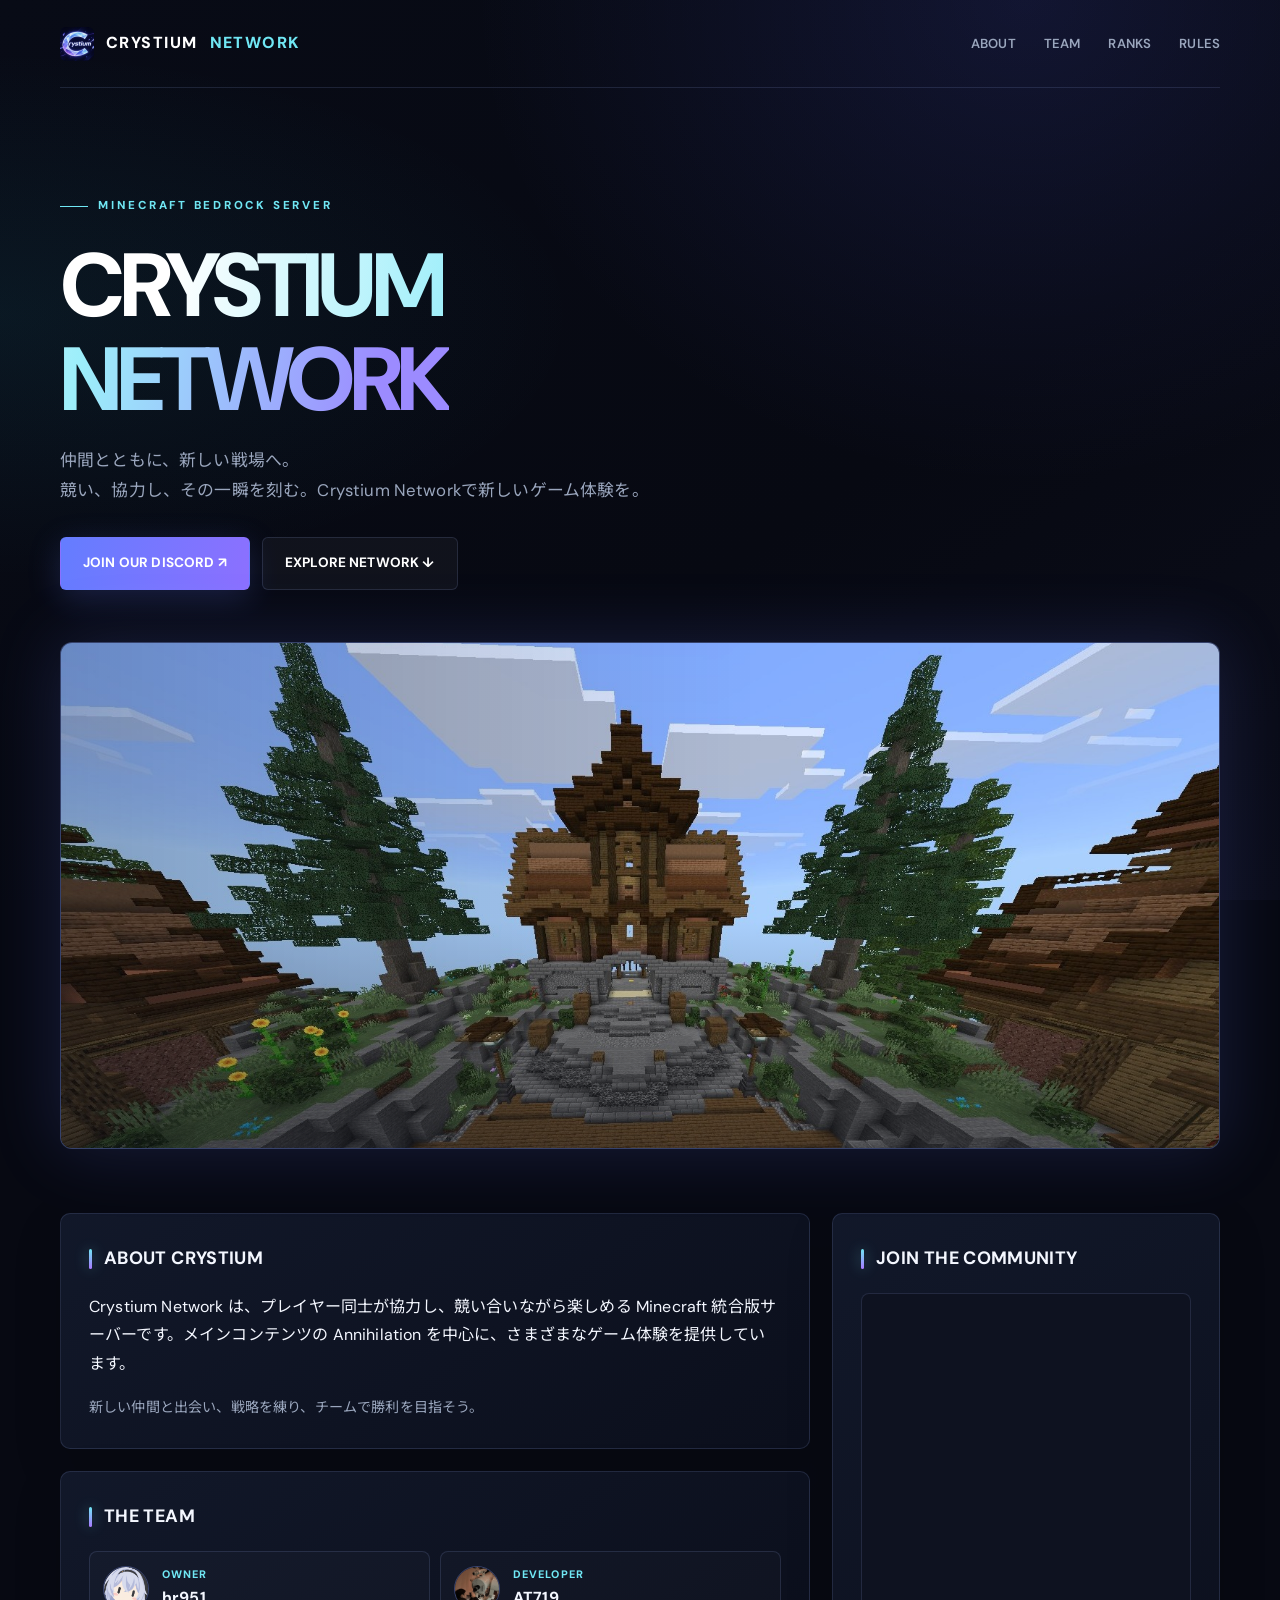
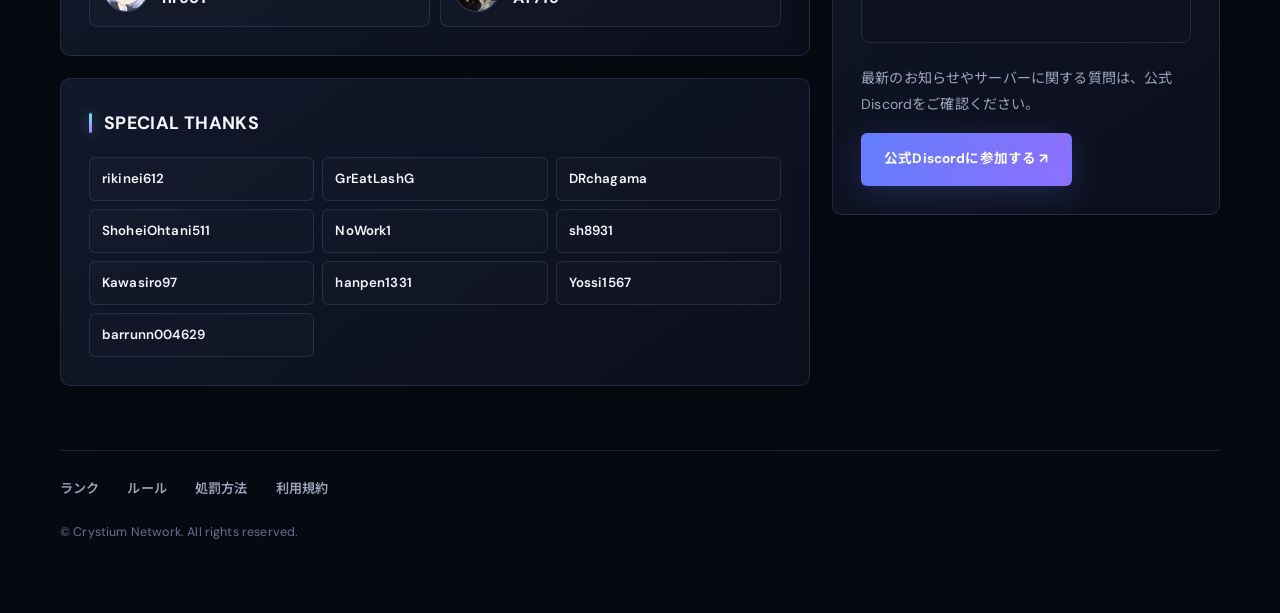
<file: public/mc/index.html>
<!DOCTYPE html>
<html lang="ja"><head><meta charset="utf-8"><meta name="viewport" content="width=device-width, initial-scale=1">
<title>Crystium Network | Official Website</title>
<meta name="description" content="Crystium Network - Minecraft Bedrock server. 仲間とともに、新しい戦場へ。">
<link rel="icon" href="./favicon.ico" sizes="any"><link rel="icon" type="image/png" sizes="32x32" href="./favicon-32x32.png"><link rel="apple-touch-icon" href="./apple-touch-icon.png"><link rel="stylesheet" href="./style.css"></head>
<body><div class="wrap">
<header class="site-header"><a class="site-name" href="./index.html"><img class="site-icon" src="./images/serverIcon.png" alt="">CRYSTIUM <span style="color:var(--cyan)">NETWORK</span></a>
<nav aria-label="サイト内メニュー"><a href="#about">ABOUT</a><a href="#staff">TEAM</a><a href="./ranks.html">RANKS</a><a href="./rules.html">RULES</a></nav></header>
<main>
<section class="hero" aria-labelledby="site-title">
<span class="eyebrow">MINECRAFT BEDROCK SERVER</span>
<h1 id="site-title"><span>CRYSTIUM<br>NETWORK</span></h1>
<p class="hero-copy">仲間とともに、新しい戦場へ。<br>競い、協力し、その一瞬を刻む。Crystium Networkで新しいゲーム体験を。</p>
<div class="hero-actions"><a class="button primary" href="https://discord.gg/dzUwG2uWQU" target="_blank" rel="noopener noreferrer">JOIN OUR DISCORD ↗</a><a class="button" href="#about">EXPLORE NETWORK ↓</a></div>
<div class="server-shot"><img src="./images/server-banner.jpg" alt="Crystium Network のゲーム内スクリーンショット" onerror="this.style.display='none';this.parentElement.style.background='linear-gradient(120deg,#182c48,#17152f 55%,#0d2435)'"></div>
</section>
<div class="content-grid">
<div>
<section class="panel" id="about"><h2>ABOUT CRYSTIUM</h2>
<p>Crystium Network は、プレイヤー同士が協力し、競い合いながら楽しめる Minecraft 統合版サーバーです。メインコンテンツの Annihilation を中心に、さまざまなゲーム体験を提供しています。</p>
<p class="note">新しい仲間と出会い、戦略を練り、チームで勝利を目指そう。</p></section>
<section class="panel" id="staff"><h2>THE TEAM</h2>
<div class="staff-grid">
<article class="staff-card"><img class="staff-avatar" src="./images/hr951.png" alt="hr951"><div class="staff-info"><span class="staff-role">Owner</span><span class="staff-name">hr951</span></div></article>
<!-- 
<article class="staff-card"><img class="staff-avatar" src="https://cdn.discordapp.com/embed/avatars/1.png" alt=""><div class="staff-info"><span class="staff-role">Admin</span><span class="staff-name">運営メンバー名</span></div></article> 
<article class="staff-card"><img class="staff-avatar" src="https://cdn.discordapp.com/embed/avatars/2.png" alt=""><div class="staff-info"><span class="staff-role">Moderator</span><span class="staff-name">運営メンバー名</span></div></article>
-->
<article class="staff-card"><img class="staff-avatar" src="./images/at719.png" alt="AT719"><div class="staff-info"><span class="staff-role">Developer</span><span class="staff-name">AT719</span></div></article>
<!-- 
<article class="staff-card"><img class="staff-avatar" src="https://cdn.discordapp.com/embed/avatars/3.png" alt=""><div class="staff-info"><span class="staff-role">Builder</span><span class="staff-name">運営メンバー名</span></div></article>
-->
</div></section>
<section class="panel"><h2>SPECIAL THANKS</h2><ul class="debugger-list"><li>rikinei612</li><li>GrEatLashG</li><li>DRchagama</li><li>ShoheiOhtani511</li><li>NoWork1</li><li>sh8931</li><li>Kawasiro97</li><li>hanpen1331</li><li>Yossi1567</li><li>barrunn004629</li></ul></section>
</div>
<aside class="panel"><h2>JOIN THE COMMUNITY</h2>
<iframe class="discord-frame" src="https://discord.com/widget?id=1567128375372283946&theme=dark" width="100%" height="350" allowtransparency="true" frameborder="0" sandbox="allow-popups allow-popups-to-escape-sandbox allow-same-origin allow-scripts" title="Crystium Network Discord"></iframe>
<p class="note" style="margin-top:14px">最新のお知らせやサーバーに関する質問は、公式Discordをご確認ください。</p><a class="button primary" href="https://discord.gg/dzUwG2uWQU" target="_blank" rel="noopener noreferrer">公式Discordに参加する ↗</a>
</aside></div>
</main>
<footer class="other"><nav aria-label="関連ページ"><a href="./ranks.html">ランク</a><a href="./rules.html">ルール</a><a href="./punishment.html">処罰方法</a><a href="./terms.html">利用規約</a></nav><p class="copyright">© Crystium Network. All rights reserved.</p></footer>
</div></body></html>
</file>
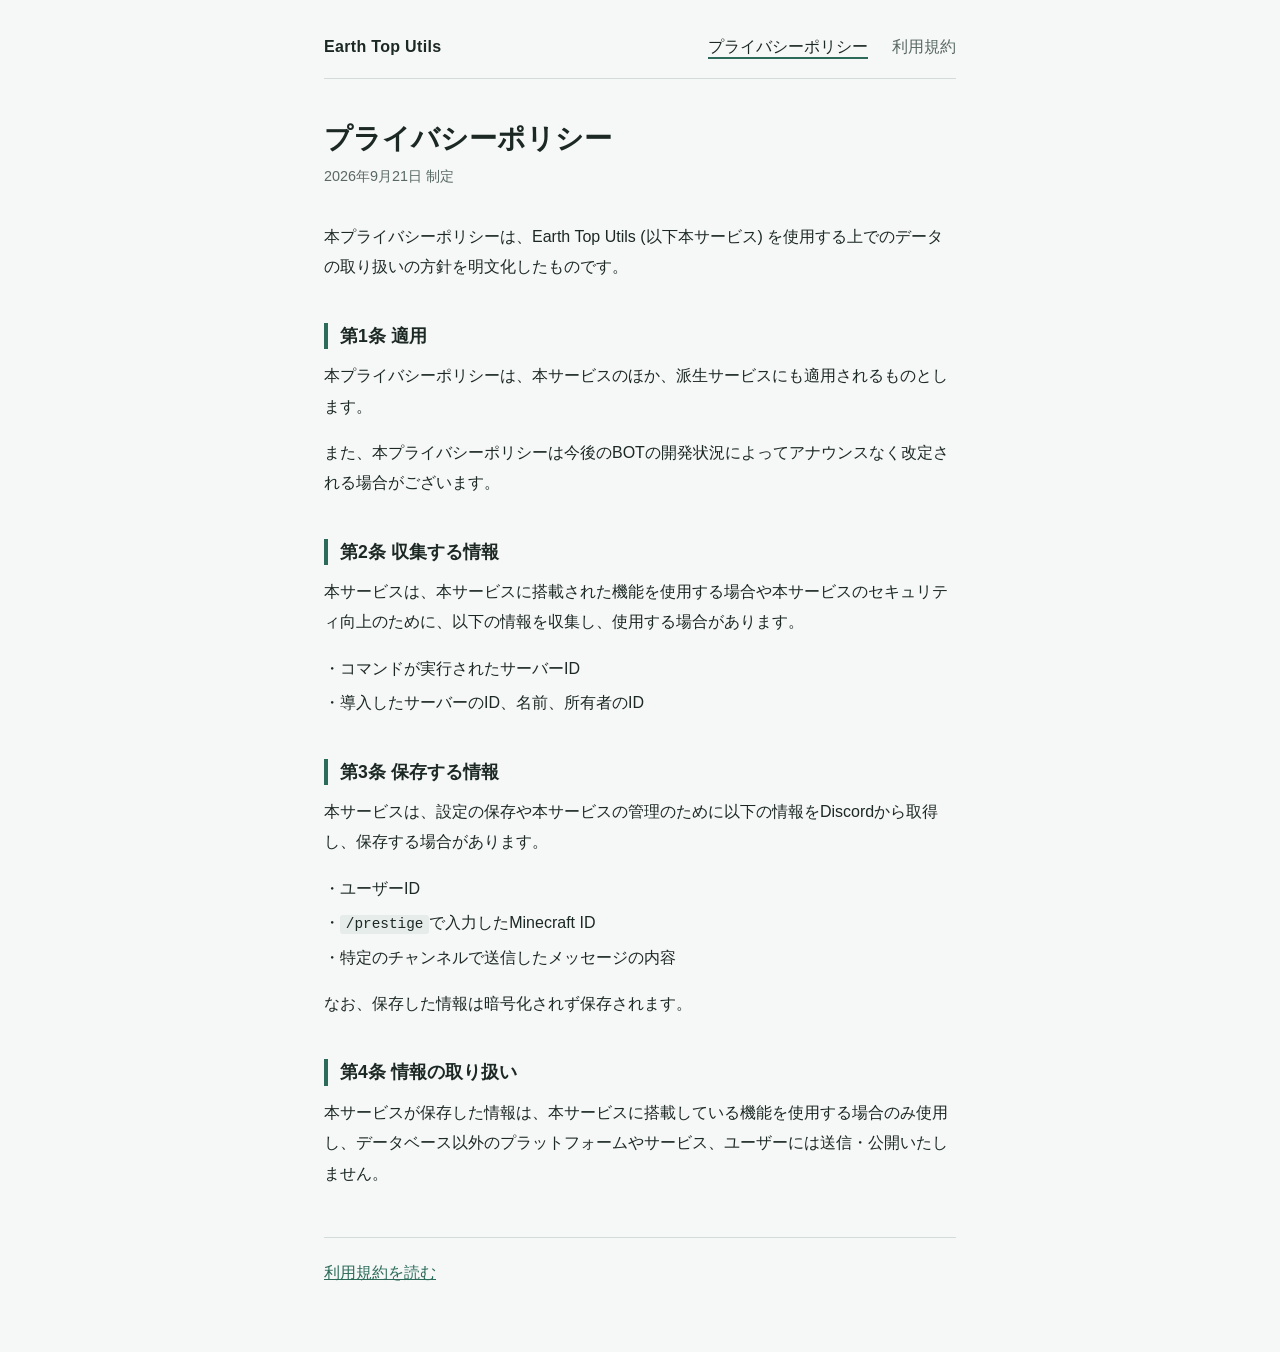
<file: etu/privacypolicy.html>
<!DOCTYPE html>
<html lang="ja">
<head>
<meta charset="utf-8">
<meta name="viewport" content="width=device-width, initial-scale=1">
<title>プライバシーポリシー | Earth Top Utils</title>
<meta name="description" content="Earth Top Utils のプライバシーポリシー。収集・保存する情報と、その取り扱いについて定めています。">
<style>
  :root {
    --bg: #f6f8f7;
    --text: #1c2824;
    --muted: #586863;
    --accent: #2c6b5a;
    --rule: #d3dcd8;
    --code-bg: #e6ece9;
  }
  :root:not([data-theme="light"]) { color-scheme: light dark; }
  @media (prefers-color-scheme: dark) {
    :root:not([data-theme="light"]) {
      --bg: #111816;
      --text: #e2eae6;
      --muted: #97a8a1;
      --accent: #7dc4ad;
      --rule: #2a3632;
      --code-bg: #1c2723;
    }
  }

  *, *::before, *::after { box-sizing: border-box; }
  html { -webkit-text-size-adjust: 100%; }
  body {
    margin: 0;
    background: var(--bg);
    color: var(--text);
    font-family: "Hiragino Sans", "Hiragino Kaku Gothic ProN", "Yu Gothic UI", "Yu Gothic", "Noto Sans JP", Meiryo, sans-serif;
    font-size: 1rem;
    line-height: 1.9;
  }

  .wrap {
    max-width: 42rem;
    margin: 0 auto;
    padding: 2rem 1.25rem 4rem;
  }

  .site-header {
    display: flex;
    flex-wrap: wrap;
    align-items: baseline;
    justify-content: space-between;
    gap: 0.5rem 1.5rem;
    padding-bottom: 1rem;
    border-bottom: 1px solid var(--rule);
  }
  .site-name { font-weight: 700; letter-spacing: 0.02em; }
  nav a {
    color: var(--muted);
    text-decoration: none;
    margin-left: 1.25rem;
    padding-bottom: 2px;
  }
  nav a:first-child { margin-left: 0; }
  nav a:hover { color: var(--text); }
  nav a[aria-current="page"] {
    color: var(--text);
    border-bottom: 2px solid var(--accent);
  }

  h1 {
    font-size: 1.75rem;
    line-height: 1.4;
    margin: 2.5rem 0 0.25rem;
  }
  .enacted { color: var(--muted); margin: 0 0 2rem; font-size: 0.9rem; }

  h2 {
    font-size: 1.1rem;
    line-height: 1.5;
    margin: 2.5rem 0 0.75rem;
    padding-left: 0.75rem;
    border-left: 4px solid var(--accent);
  }
  p { margin: 0 0 1rem; }
  ul, ol { margin: 0 0 1rem; padding-left: 1.6em; }
  li { margin-bottom: 0.25rem; }
  ul.dots { list-style: none; padding-left: 0; }
  ul.dots li { padding-left: 1em; text-indent: -1em; }
  ul.dots li::before { content: "・"; }

  code {
    font-family: ui-monospace, SFMono-Regular, Menlo, Consolas, monospace;
    font-size: 0.9em;
    background: var(--code-bg);
    padding: 0.1em 0.4em;
    border-radius: 3px;
  }
  a { color: var(--accent); }
  a:focus-visible { outline: 2px solid var(--accent); outline-offset: 3px; border-radius: 2px; }

  .other {
    margin-top: 3rem;
    padding-top: 1.25rem;
    border-top: 1px solid var(--rule);
  }

  @media (max-width: 30rem) {
    .wrap { padding-top: 1.25rem; }
    h1 { font-size: 1.5rem; margin-top: 2rem; }
  }
</style>
</head>
<body>
<div class="wrap">
  <header class="site-header">
    <span class="site-name">Earth Top Utils</span>
    <nav aria-label="規約ページ">
      <a href="./privacypolicy.html" aria-current="page">プライバシーポリシー</a>
      <a href="./terms.html">利用規約</a>
    </nav>
  </header>

  <main>
    <h1 id="policy">プライバシーポリシー</h1>
    <p class="enacted"><time datetime="2026-09-21">2026年9月21日</time> 制定</p>

    <p>本プライバシーポリシーは、Earth Top Utils (以下本サービス) を使用する上でのデータの取り扱いの方針を明文化したものです。</p>

    <section>
      <h2>第1条 適用</h2>
      <p>本プライバシーポリシーは、本サービスのほか、派生サービスにも適用されるものとします。</p>
      <p>また、本プライバシーポリシーは今後のBOTの開発状況によってアナウンスなく改定される場合がございます。</p>
    </section>

    <section>
      <h2>第2条 収集する情報</h2>
      <p>本サービスは、本サービスに搭載された機能を使用する場合や本サービスのセキュリティ向上のために、以下の情報を収集し、使用する場合があります。</p>
      <ul class="dots">
        <li>コマンドが実行されたサーバーID</li>
        <li>導入したサーバーのID、名前、所有者のID</li>
      </ul>
    </section>

    <section>
      <h2>第3条 保存する情報</h2>
      <p>本サービスは、設定の保存や本サービスの管理のために以下の情報をDiscordから取得し、保存する場合があります。</p>
      <ul class="dots">
        <li>ユーザーID</li>
        <li><code>/prestige</code>で入力したMinecraft ID</li>
        <li>特定のチャンネルで送信したメッセージの内容</li>
      </ul>
      <p>なお、保存した情報は暗号化されず保存されます。</p>
    </section>

    <section>
      <h2>第4条 情報の取り扱い</h2>
      <p>本サービスが保存した情報は、本サービスに搭載している機能を使用する場合のみ使用し、データベース以外のプラットフォームやサービス、ユーザーには送信・公開いたしません。</p>
    </section>
  </main>

  <footer class="other">
    <a href="./terms.html">利用規約を読む</a>
  </footer>
</div>
</body>
</html>
</file>
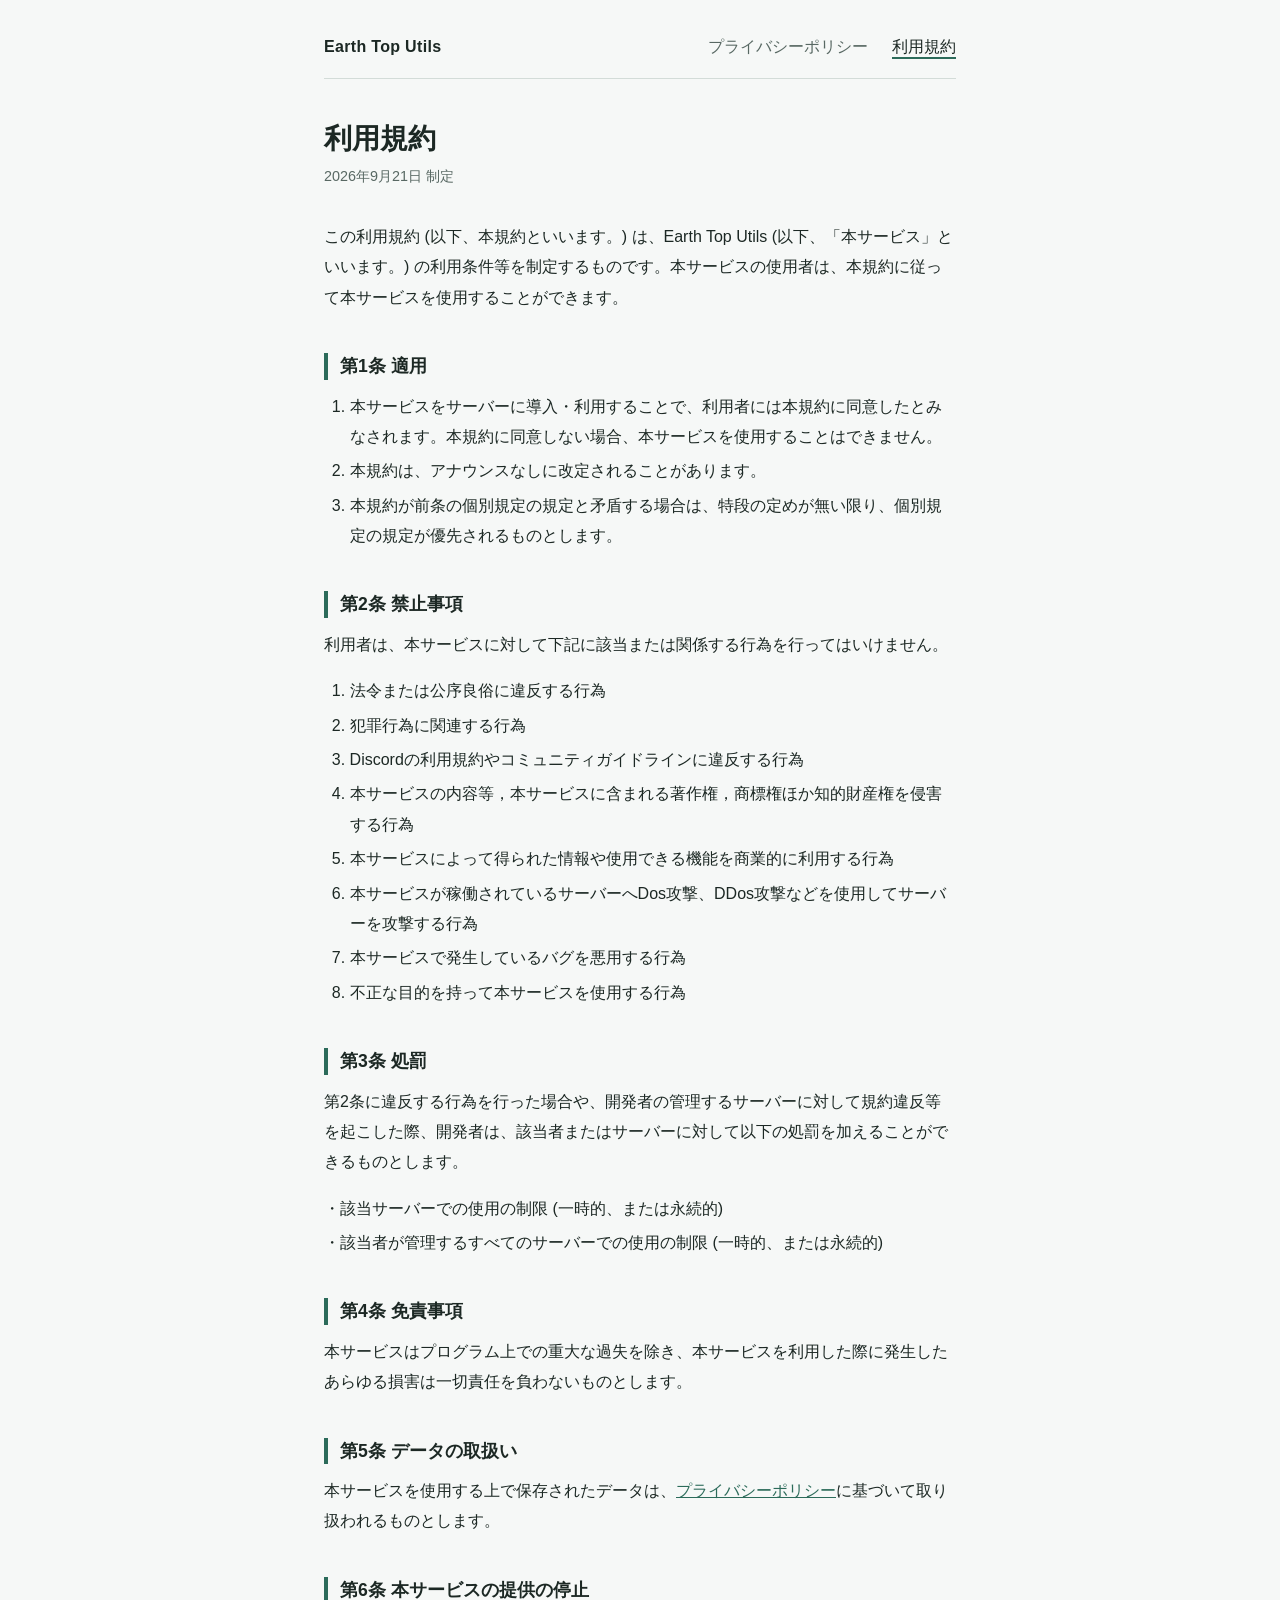
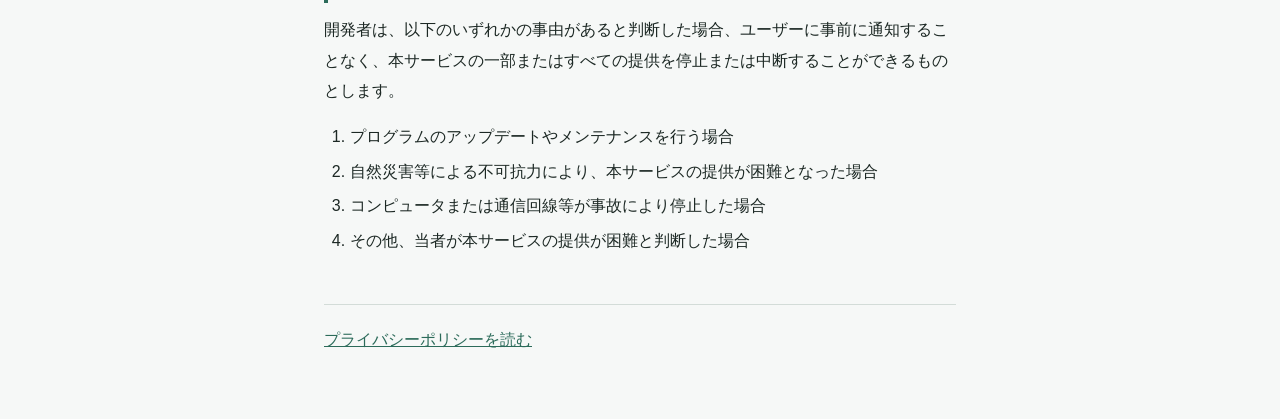
<file: etu/terms.html>
<!DOCTYPE html>
<html lang="ja">
<head>
<meta charset="utf-8">
<meta name="viewport" content="width=device-width, initial-scale=1">
<title>利用規約 | Earth Top Utils</title>
<meta name="description" content="Earth Top Utils の利用規約。利用条件、禁止事項、免責事項などを定めています。">
<style>
  :root {
    --bg: #f6f8f7;
    --text: #1c2824;
    --muted: #586863;
    --accent: #2c6b5a;
    --rule: #d3dcd8;
    --code-bg: #e6ece9;
  }
  :root:not([data-theme="light"]) { color-scheme: light dark; }
  @media (prefers-color-scheme: dark) {
    :root:not([data-theme="light"]) {
      --bg: #111816;
      --text: #e2eae6;
      --muted: #97a8a1;
      --accent: #7dc4ad;
      --rule: #2a3632;
      --code-bg: #1c2723;
    }
  }

  *, *::before, *::after { box-sizing: border-box; }
  html { -webkit-text-size-adjust: 100%; }
  body {
    margin: 0;
    background: var(--bg);
    color: var(--text);
    font-family: "Hiragino Sans", "Hiragino Kaku Gothic ProN", "Yu Gothic UI", "Yu Gothic", "Noto Sans JP", Meiryo, sans-serif;
    font-size: 1rem;
    line-height: 1.9;
  }

  .wrap {
    max-width: 42rem;
    margin: 0 auto;
    padding: 2rem 1.25rem 4rem;
  }

  .site-header {
    display: flex;
    flex-wrap: wrap;
    align-items: baseline;
    justify-content: space-between;
    gap: 0.5rem 1.5rem;
    padding-bottom: 1rem;
    border-bottom: 1px solid var(--rule);
  }
  .site-name { font-weight: 700; letter-spacing: 0.02em; }
  nav a {
    color: var(--muted);
    text-decoration: none;
    margin-left: 1.25rem;
    padding-bottom: 2px;
  }
  nav a:first-child { margin-left: 0; }
  nav a:hover { color: var(--text); }
  nav a[aria-current="page"] {
    color: var(--text);
    border-bottom: 2px solid var(--accent);
  }

  h1 {
    font-size: 1.75rem;
    line-height: 1.4;
    margin: 2.5rem 0 0.25rem;
  }
  .enacted { color: var(--muted); margin: 0 0 2rem; font-size: 0.9rem; }

  h2 {
    font-size: 1.1rem;
    line-height: 1.5;
    margin: 2.5rem 0 0.75rem;
    padding-left: 0.75rem;
    border-left: 4px solid var(--accent);
  }
  p { margin: 0 0 1rem; }
  ul, ol { margin: 0 0 1rem; padding-left: 1.6em; }
  li { margin-bottom: 0.25rem; }
  ul.dots { list-style: none; padding-left: 0; }
  ul.dots li { padding-left: 1em; text-indent: -1em; }
  ul.dots li::before { content: "・"; }

  a { color: var(--accent); }
  a:focus-visible { outline: 2px solid var(--accent); outline-offset: 3px; border-radius: 2px; }

  .other {
    margin-top: 3rem;
    padding-top: 1.25rem;
    border-top: 1px solid var(--rule);
  }

  @media (max-width: 30rem) {
    .wrap { padding-top: 1.25rem; }
    h1 { font-size: 1.5rem; margin-top: 2rem; }
  }
</style>
</head>
<body>
<div class="wrap">
  <header class="site-header">
    <span class="site-name">Earth Top Utils</span>
    <nav aria-label="規約ページ">
      <a href="./privacypolicy.html">プライバシーポリシー</a>
      <a href="./terms.html" aria-current="page">利用規約</a>
    </nav>
  </header>

  <main>
    <h1 id="terms">利用規約</h1>
    <p class="enacted"><time datetime="2026-09-21">2026年9月21日</time> 制定</p>

    <p>この利用規約 (以下、本規約といいます。) は、Earth Top Utils (以下、「本サービス」といいます。) の利用条件等を制定するものです。本サービスの使用者は、本規約に従って本サービスを使用することができます。</p>

    <section>
      <h2>第1条 適用</h2>
      <ol>
        <li>本サービスをサーバーに導入・利用することで、利用者には本規約に同意したとみなされます。本規約に同意しない場合、本サービスを使用することはできません。</li>
        <li>本規約は、アナウンスなしに改定されることがあります。</li>
        <li>本規約が前条の個別規定の規定と矛盾する場合は、特段の定めが無い限り、個別規定の規定が優先されるものとします。</li>
      </ol>
    </section>

    <section>
      <h2>第2条 禁止事項</h2>
      <p>利用者は、本サービスに対して下記に該当または関係する行為を行ってはいけません。</p>
      <ol>
        <li>法令または公序良俗に違反する行為</li>
        <li>犯罪行為に関連する行為</li>
        <li>Discordの利用規約やコミュニティガイドラインに違反する行為</li>
        <li>本サービスの内容等，本サービスに含まれる著作権，商標権ほか知的財産権を侵害する行為</li>
        <li>本サービスによって得られた情報や使用できる機能を商業的に利用する行為</li>
        <li>本サービスが稼働されているサーバーへDos攻撃、DDos攻撃などを使用してサーバーを攻撃する行為</li>
        <li>本サービスで発生しているバグを悪用する行為</li>
        <li>不正な目的を持って本サービスを使用する行為</li>
      </ol>
    </section>

    <section>
      <h2>第3条 処罰</h2>
      <p>第2条に違反する行為を行った場合や、開発者の管理するサーバーに対して規約違反等を起こした際、開発者は、該当者またはサーバーに対して以下の処罰を加えることができるものとします。</p>
      <ul class="dots">
        <li>該当サーバーでの使用の制限 (一時的、または永続的)</li>
        <li>該当者が管理するすべてのサーバーでの使用の制限 (一時的、または永続的)</li>
      </ul>
    </section>

    <section>
      <h2>第4条 免責事項</h2>
      <p>本サービスはプログラム上での重大な過失を除き、本サービスを利用した際に発生したあらゆる損害は一切責任を負わないものとします。</p>
    </section>

    <section>
      <h2>第5条 データの取扱い</h2>
      <p>本サービスを使用する上で保存されたデータは、<a href="./privacypolicy.html">プライバシーポリシー</a>に基づいて取り扱われるものとします。</p>
    </section>

    <section>
      <h2>第6条 本サービスの提供の停止</h2>
      <p>開発者は、以下のいずれかの事由があると判断した場合、ユーザーに事前に通知することなく、本サービスの一部またはすべての提供を停止または中断することができるものとします。</p>
      <ol>
        <li>プログラムのアップデートやメンテナンスを行う場合</li>
        <li>自然災害等による不可抗力により、本サービスの提供が困難となった場合</li>
        <li>コンピュータまたは通信回線等が事故により停止した場合</li>
        <li>その他、当者が本サービスの提供が困難と判断した場合</li>
      </ol>
    </section>
  </main>

  <footer class="other">
    <a href="./privacypolicy.html">プライバシーポリシーを読む</a>
  </footer>
</div>
</body>
</html>
</file>
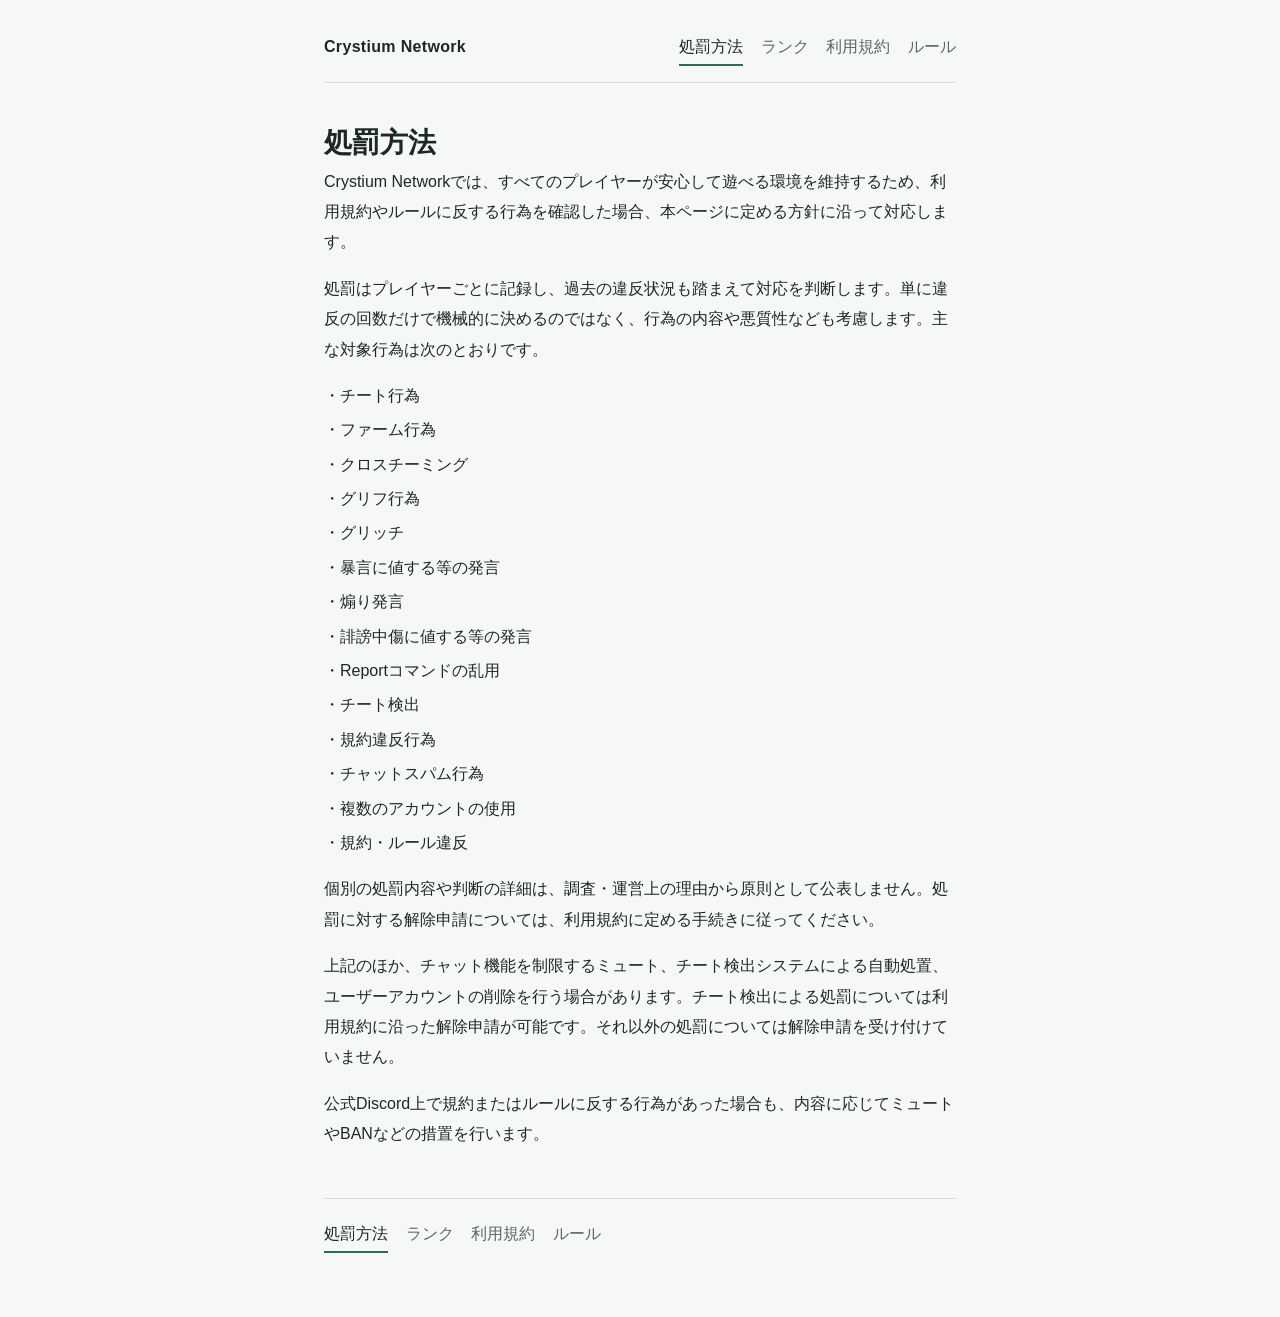
<file: public/punishment.html>
<!DOCTYPE html>
<html lang="ja">
<head>
<meta charset="utf-8">
<meta name="viewport" content="width=device-width, initial-scale=1">
<title>処罰方法 | Crystium Network</title>
<meta name="description" content="Crystium Network の処罰方法について定めています。">
<link rel="icon" href="/favicon.ico" sizes="any">
<link rel="icon" type="image/png" sizes="32x32" href="/favicon-32x32.png">
<link rel="apple-touch-icon" href="/apple-touch-icon.png">
<style>
:root {
  --bg: #f6f8f7;
  --text: #1c2824;
  --muted: #586863;
  --accent: #2c6b5a;
  --rule: #d3dcd8;
  --code-bg: #e6ece9;
}
:root:not([data-theme="light"]) { color-scheme: light dark; }
@media (prefers-color-scheme: dark) {
  :root:not([data-theme="light"]) {
    --bg: #111816;
    --text: #e2eae6;
    --muted: #97a8a1;
    --accent: #7dc4ad;
    --rule: #2a3632;
    --code-bg: #1c2723;
  }
}
*, *::before, *::after { box-sizing: border-box; }
html { -webkit-text-size-adjust: 100%; }
body {
  margin: 0; background: var(--bg); color: var(--text);
  font-family: "Hiragino Sans", "Hiragino Kaku Gothic ProN", "Yu Gothic UI",
    "Yu Gothic", "Noto Sans JP", Meiryo, sans-serif;
  font-size: 1rem; line-height: 1.9;
}
.wrap { max-width: 42rem; margin: 0 auto; padding: 2rem 1.25rem 4rem; }
.site-header {
  display: flex; flex-wrap: wrap; align-items: baseline;
  justify-content: space-between; gap: 0.5rem 1.5rem;
  padding-bottom: 1rem; border-bottom: 1px solid var(--rule);
}
.site-name { font-weight: 700; letter-spacing: 0.02em; }
nav { display: flex; flex-wrap: wrap; gap: 0.35rem 1.1rem; }
nav a { color: var(--muted); text-decoration: none; padding-bottom: 2px; }
nav a:hover { color: var(--text); }
nav a[aria-current="page"] { color: var(--text); border-bottom: 2px solid var(--accent); }
h1 { font-size: 1.75rem; line-height: 1.4; margin: 2.5rem 0 0.25rem; }
.enacted { color: var(--muted); margin: 0 0 2rem; font-size: 0.9rem; }
h2 {
  font-size: 1.1rem; line-height: 1.5; margin: 2.5rem 0 0.75rem;
  padding-left: 0.75rem; border-left: 4px solid var(--accent);
}
h3 { font-size: 1rem; line-height: 1.5; margin: 1.75rem 0 0.5rem; }
p { margin: 0 0 1rem; }
ul, ol { margin: 0 0 1rem; padding-left: 1.6em; }
li { margin-bottom: 0.25rem; }
ul.dots { list-style: none; padding-left: 0; }
ul.dots li { padding-left: 1em; text-indent: -1em; }
ul.dots li::before { content: "・"; }
table { width: 100%; border-collapse: collapse; margin: 1rem 0 1.5rem; }
th, td { border: 1px solid var(--rule); padding: 0.65rem 0.75rem; text-align: left; vertical-align: top; }
th { background: var(--code-bg); }
a { color: var(--accent); }
a:focus-visible { outline: 2px solid var(--accent); outline-offset: 3px; border-radius: 2px; }
.note { color: var(--muted); font-size: 0.92rem; }
.other { margin-top: 3rem; padding-top: 1.25rem; border-top: 1px solid var(--rule); }
@media (max-width: 30rem) {
  .wrap { padding-top: 1.25rem; }
  h1 { font-size: 1.5rem; margin-top: 2rem; }
  table { font-size: 0.9rem; }
  th, td { padding: 0.5rem; }
}
</style>
</head>
<body>
<div class="wrap">
<header class="site-header">
  <span class="site-name">Crystium Network</span>
  <nav aria-label="規約・案内ページ">
    <a href="./punishment.html" aria-current="page">処罰方法</a>
<a href="./ranks.html">ランク</a>
<a href="./terms.html">利用規約</a>
<a href="./rules.html">ルール</a>
  </nav>
</header>
<main>

<h1 id="punishment">処罰方法</h1>
<p>Crystium Networkでは、すべてのプレイヤーが安心して遊べる環境を維持するため、利用規約やルールに反する行為を確認した場合、本ページに定める方針に沿って対応します。</p>
<p>処罰はプレイヤーごとに記録し、過去の違反状況も踏まえて対応を判断します。単に違反の回数だけで機械的に決めるのではなく、行為の内容や悪質性なども考慮します。主な対象行為は次のとおりです。</p>
<ul class="dots">
<li>チート行為</li><li>ファーム行為</li><li>クロスチーミング</li><li>グリフ行為</li>
<li>グリッチ</li><li>暴言に値する等の発言</li><li>煽り発言</li><li>誹謗中傷に値する等の発言</li>
<li>Reportコマンドの乱用</li><li>チート検出</li><li>規約違反行為</li><li>チャットスパム行為</li>
<li>複数のアカウントの使用</li><li>規約・ルール違反</li>
</ul>
<p>個別の処罰内容や判断の詳細は、調査・運営上の理由から原則として公表しません。処罰に対する解除申請については、利用規約に定める手続きに従ってください。</p>
<p>上記のほか、チャット機能を制限するミュート、チート検出システムによる自動処置、ユーザーアカウントの削除を行う場合があります。チート検出による処罰については利用規約に沿った解除申請が可能です。それ以外の処罰については解除申請を受け付けていません。</p>
<p>公式Discord上で規約またはルールに反する行為があった場合も、内容に応じてミュートやBANなどの措置を行います。</p>

</main>
<footer class="other">
  <nav aria-label="関連ページ"><a href="./punishment.html" aria-current="page">処罰方法</a>
<a href="./ranks.html">ランク</a>
<a href="./terms.html">利用規約</a>
<a href="./rules.html">ルール</a></nav>
</footer>
</div>
</body>
</html>
</file>
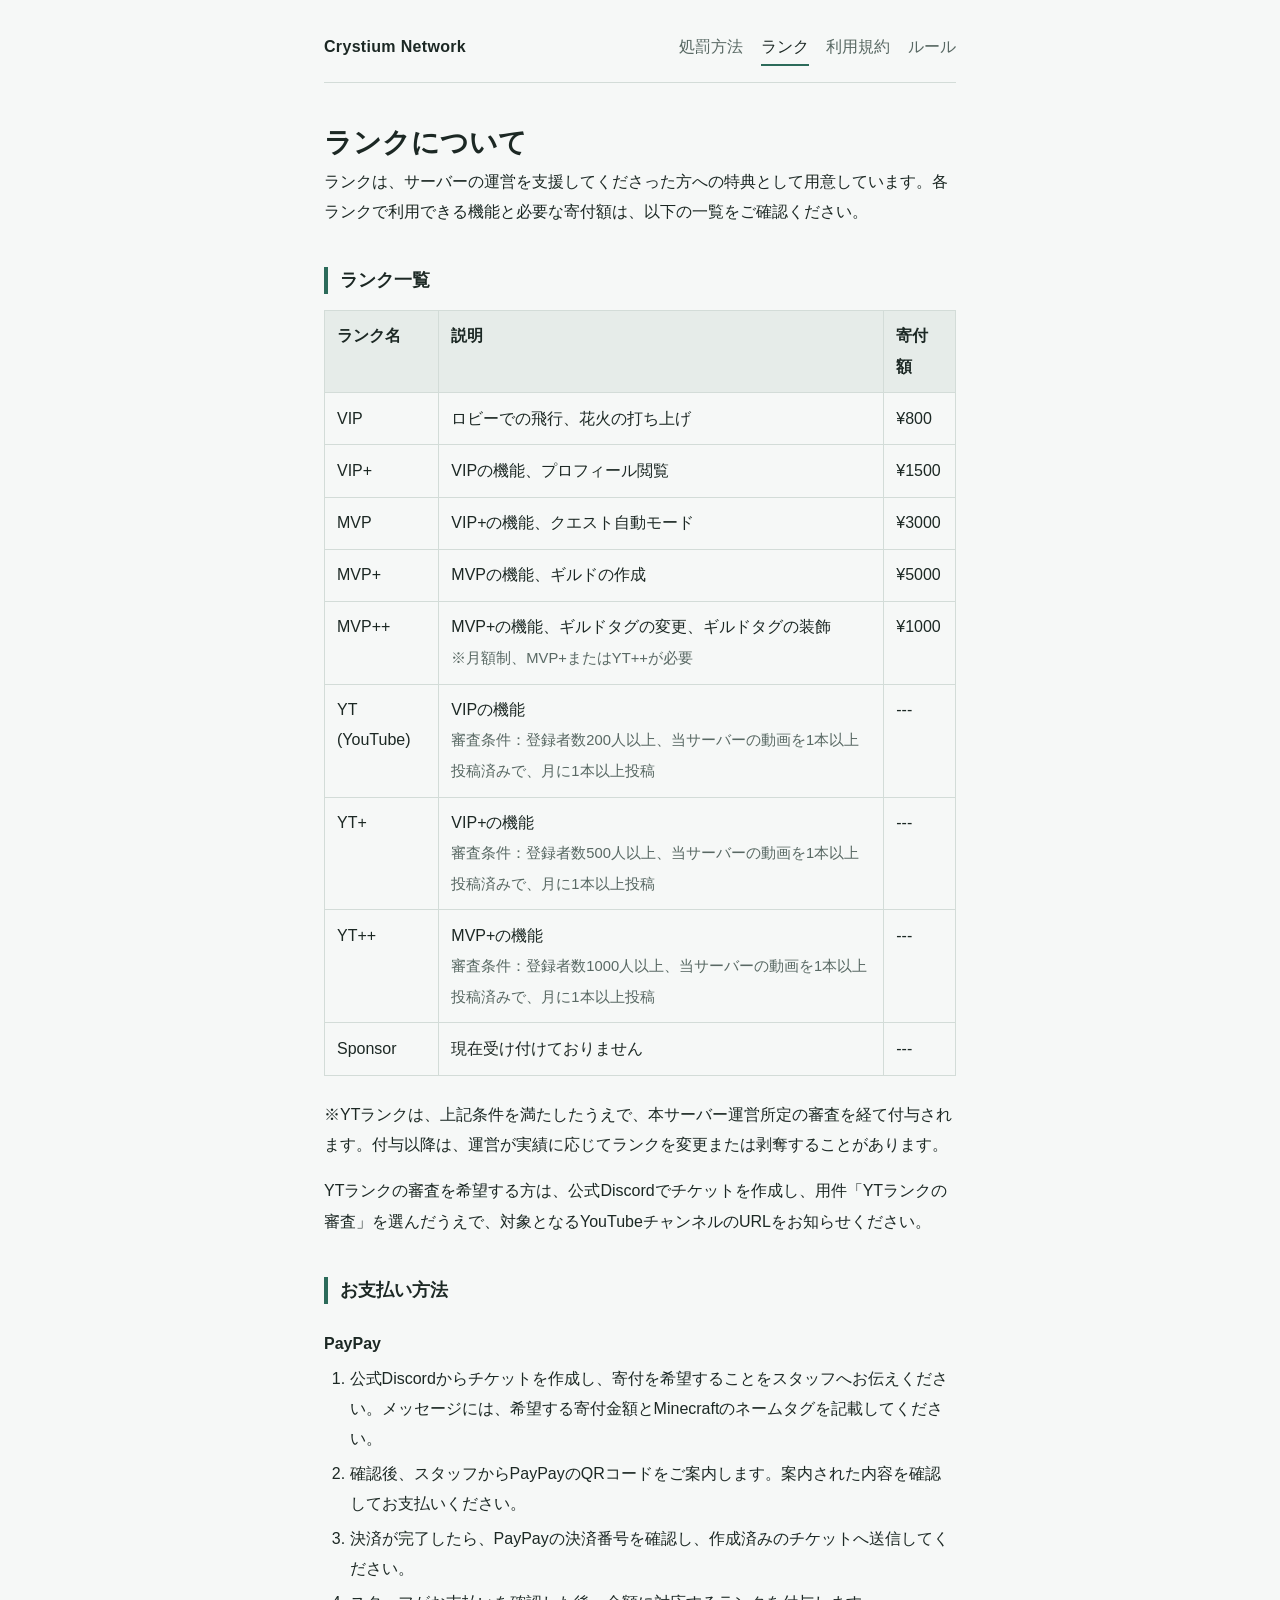
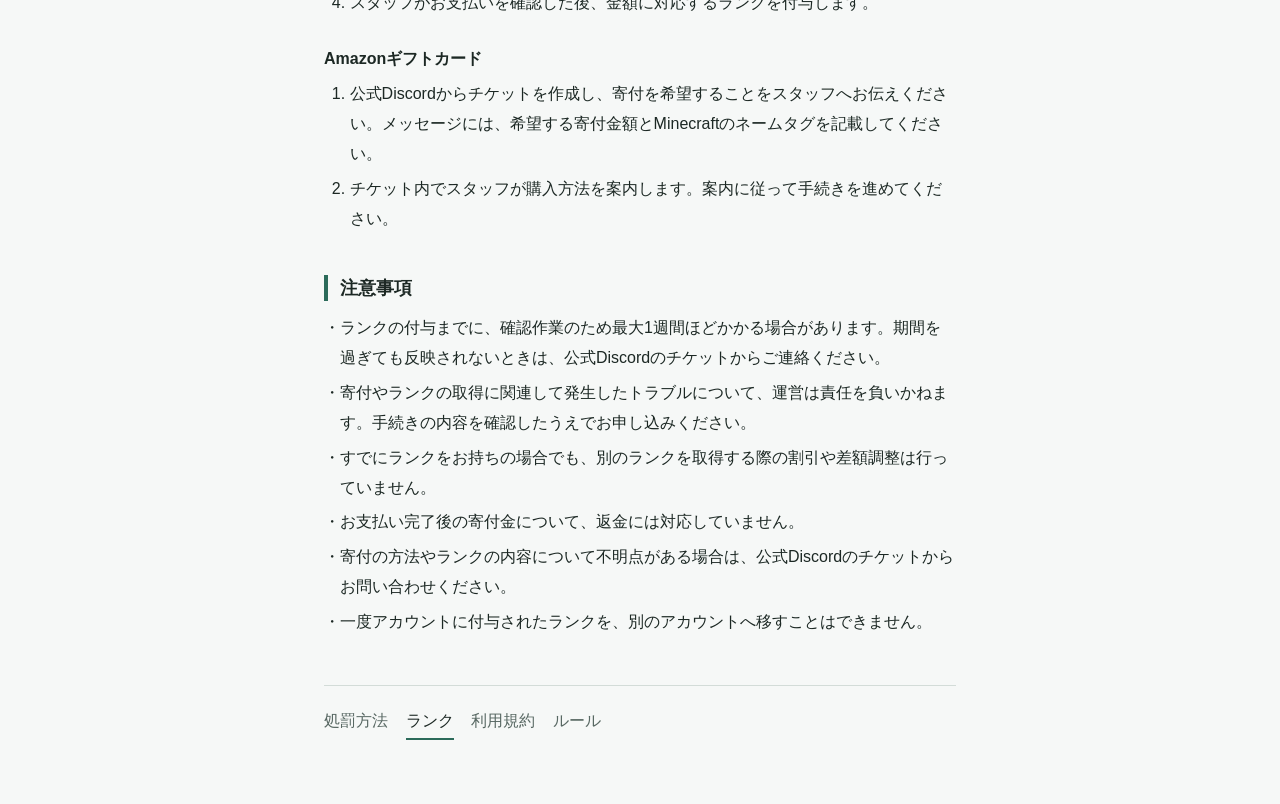
<file: public/ranks.html>
<!DOCTYPE html>
<html lang="ja">
<head>
<meta charset="utf-8">
<meta name="viewport" content="width=device-width, initial-scale=1">
<title>ランクについて | Crystium Network</title>
<meta name="description" content="Crystium Network のランク、寄付額、お支払い方法について案内します。">
<link rel="icon" href="/favicon.ico" sizes="any">
<link rel="icon" type="image/png" sizes="32x32" href="/favicon-32x32.png">
<link rel="apple-touch-icon" href="/apple-touch-icon.png">
<style>
:root {
  --bg: #f6f8f7;
  --text: #1c2824;
  --muted: #586863;
  --accent: #2c6b5a;
  --rule: #d3dcd8;
  --code-bg: #e6ece9;
}
:root:not([data-theme="light"]) { color-scheme: light dark; }
@media (prefers-color-scheme: dark) {
  :root:not([data-theme="light"]) {
    --bg: #111816;
    --text: #e2eae6;
    --muted: #97a8a1;
    --accent: #7dc4ad;
    --rule: #2a3632;
    --code-bg: #1c2723;
  }
}
*, *::before, *::after { box-sizing: border-box; }
html { -webkit-text-size-adjust: 100%; }
body {
  margin: 0; background: var(--bg); color: var(--text);
  font-family: "Hiragino Sans", "Hiragino Kaku Gothic ProN", "Yu Gothic UI",
    "Yu Gothic", "Noto Sans JP", Meiryo, sans-serif;
  font-size: 1rem; line-height: 1.9;
}
.wrap { max-width: 42rem; margin: 0 auto; padding: 2rem 1.25rem 4rem; }
.site-header {
  display: flex; flex-wrap: wrap; align-items: baseline;
  justify-content: space-between; gap: 0.5rem 1.5rem;
  padding-bottom: 1rem; border-bottom: 1px solid var(--rule);
}
.site-name { font-weight: 700; letter-spacing: 0.02em; }
nav { display: flex; flex-wrap: wrap; gap: 0.35rem 1.1rem; }
nav a { color: var(--muted); text-decoration: none; padding-bottom: 2px; }
nav a:hover { color: var(--text); }
nav a[aria-current="page"] { color: var(--text); border-bottom: 2px solid var(--accent); }
h1 { font-size: 1.75rem; line-height: 1.4; margin: 2.5rem 0 0.25rem; }
.enacted { color: var(--muted); margin: 0 0 2rem; font-size: 0.9rem; }
h2 {
  font-size: 1.1rem; line-height: 1.5; margin: 2.5rem 0 0.75rem;
  padding-left: 0.75rem; border-left: 4px solid var(--accent);
}
h3 { font-size: 1rem; line-height: 1.5; margin: 1.75rem 0 0.5rem; }
p { margin: 0 0 1rem; }
ul, ol { margin: 0 0 1rem; padding-left: 1.6em; }
li { margin-bottom: 0.25rem; }
ul.dots { list-style: none; padding-left: 0; }
ul.dots li { padding-left: 1em; text-indent: -1em; }
ul.dots li::before { content: "・"; }
table { width: 100%; border-collapse: collapse; margin: 1rem 0 1.5rem; }
th, td { border: 1px solid var(--rule); padding: 0.65rem 0.75rem; text-align: left; vertical-align: top; }
th { background: var(--code-bg); }
a { color: var(--accent); }
a:focus-visible { outline: 2px solid var(--accent); outline-offset: 3px; border-radius: 2px; }
.note { color: var(--muted); font-size: 0.92rem; }
.other { margin-top: 3rem; padding-top: 1.25rem; border-top: 1px solid var(--rule); }
@media (max-width: 30rem) {
  .wrap { padding-top: 1.25rem; }
  h1 { font-size: 1.5rem; margin-top: 2rem; }
  table { font-size: 0.9rem; }
  th, td { padding: 0.5rem; }
}
</style>
</head>
<body>
<div class="wrap">
<header class="site-header">
  <span class="site-name">Crystium Network</span>
  <nav aria-label="規約・案内ページ">
    <a href="./punishment.html">処罰方法</a>
<a href="./ranks.html" aria-current="page">ランク</a>
<a href="./terms.html">利用規約</a>
<a href="./rules.html">ルール</a>
  </nav>
</header>
<main>

<h1 id="ranks">ランクについて</h1>
<p>ランクは、サーバーの運営を支援してくださった方への特典として用意しています。各ランクで利用できる機能と必要な寄付額は、以下の一覧をご確認ください。</p>
<h2>ランク一覧</h2>
<table>
<thead><tr><th>ランク名</th><th>説明</th><th>寄付額</th></tr></thead>
<tbody>
<tr><td>VIP</td><td>ロビーでの飛行、花火の打ち上げ</td><td>¥800</td></tr>
<tr><td>VIP+</td><td>VIPの機能、プロフィール閲覧</td><td>¥1500</td></tr>
<tr><td>MVP</td><td>VIP+の機能、クエスト自動モード</td><td>¥3000</td></tr>
<tr><td>MVP+</td><td>MVPの機能、ギルドの作成</td><td>¥5000</td></tr>
<tr><td>MVP++</td><td>MVP+の機能、ギルドタグの変更、ギルドタグの装飾<br><span class="note">※月額制、MVP+またはYT++が必要</span></td><td>¥1000</td></tr>
<tr><td>YT (YouTube)</td><td>VIPの機能<br><span class="note">審査条件：登録者数200人以上、当サーバーの動画を1本以上投稿済みで、月に1本以上投稿</span></td><td>---</td></tr>
<tr><td>YT+</td><td>VIP+の機能<br><span class="note">審査条件：登録者数500人以上、当サーバーの動画を1本以上投稿済みで、月に1本以上投稿</span></td><td>---</td></tr>
<tr><td>YT++</td><td>MVP+の機能<br><span class="note">審査条件：登録者数1000人以上、当サーバーの動画を1本以上投稿済みで、月に1本以上投稿</span></td><td>---</td></tr>
<tr><td>Sponsor</td><td>現在受け付けておりません</td><td>---</td></tr>
</tbody></table>
<p>※YTランクは、上記条件を満たしたうえで、本サーバー運営所定の審査を経て付与されます。付与以降は、運営が実績に応じてランクを変更または剥奪することがあります。</p>
<p>YTランクの審査を希望する方は、公式Discordでチケットを作成し、用件「YTランクの審査」を選んだうえで、対象となるYouTubeチャンネルのURLをお知らせください。</p>
<h2>お支払い方法</h2>
<h3>PayPay</h3>
<ol>
<li>公式Discordからチケットを作成し、寄付を希望することをスタッフへお伝えください。メッセージには、希望する寄付金額とMinecraftのネームタグを記載してください。</li>
<li>確認後、スタッフからPayPayのQRコードをご案内します。案内された内容を確認してお支払いください。</li>
<li>決済が完了したら、PayPayの決済番号を確認し、作成済みのチケットへ送信してください。</li>
<li>スタッフがお支払いを確認した後、金額に対応するランクを付与します。</li>
</ol>
<h3>Amazonギフトカード</h3>
<ol>
<li>公式Discordからチケットを作成し、寄付を希望することをスタッフへお伝えください。メッセージには、希望する寄付金額とMinecraftのネームタグを記載してください。</li>
<li>チケット内でスタッフが購入方法を案内します。案内に従って手続きを進めてください。</li>
</ol>
<h2>注意事項</h2>
<ul class="dots">
<li>ランクの付与までに、確認作業のため最大1週間ほどかかる場合があります。期間を過ぎても反映されないときは、公式Discordのチケットからご連絡ください。</li>
<li>寄付やランクの取得に関連して発生したトラブルについて、運営は責任を負いかねます。手続きの内容を確認したうえでお申し込みください。</li>
<li>すでにランクをお持ちの場合でも、別のランクを取得する際の割引や差額調整は行っていません。</li>
<li>お支払い完了後の寄付金について、返金には対応していません。</li>
<li>寄付の方法やランクの内容について不明点がある場合は、公式Discordのチケットからお問い合わせください。</li>
<li>一度アカウントに付与されたランクを、別のアカウントへ移すことはできません。</li>
</ul>

</main>
<footer class="other">
  <nav aria-label="関連ページ"><a href="./punishment.html">処罰方法</a>
<a href="./ranks.html" aria-current="page">ランク</a>
<a href="./terms.html">利用規約</a>
<a href="./rules.html">ルール</a></nav>
</footer>
</div>
</body>
</html>
</file>
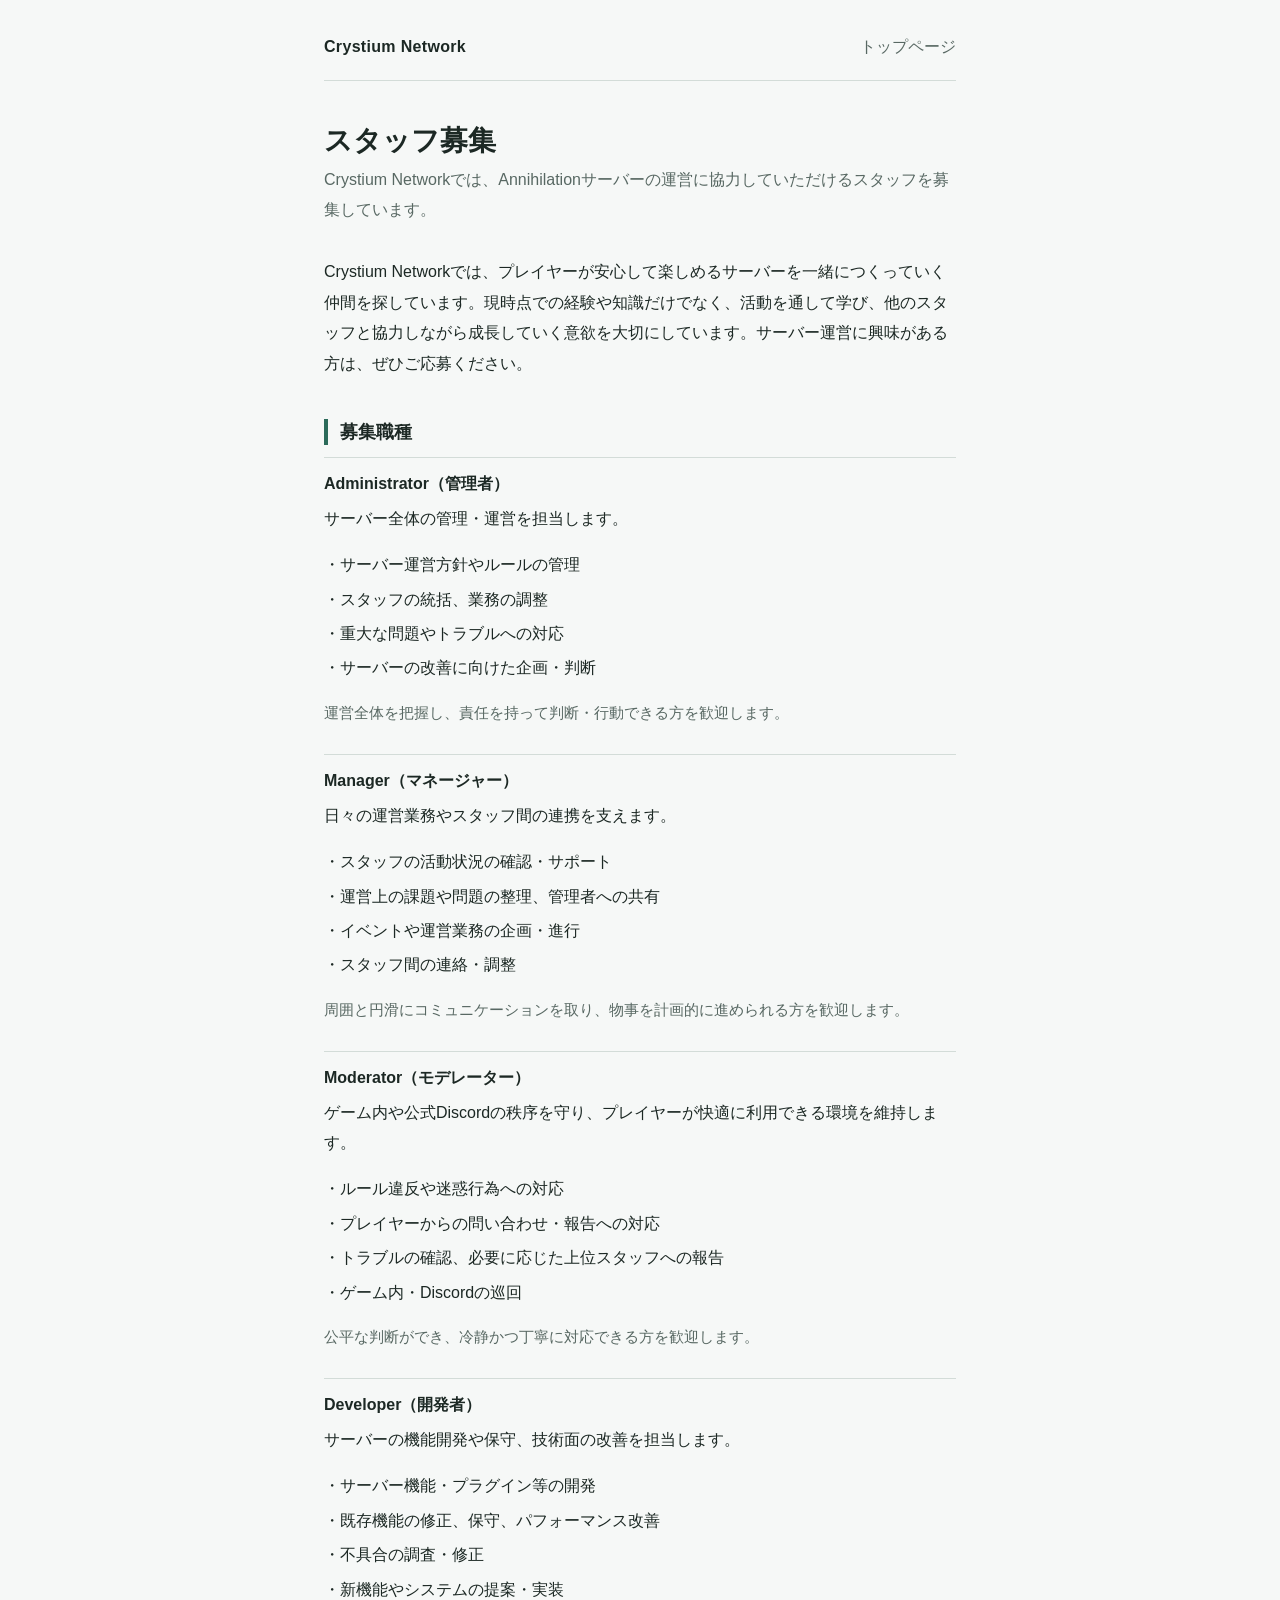
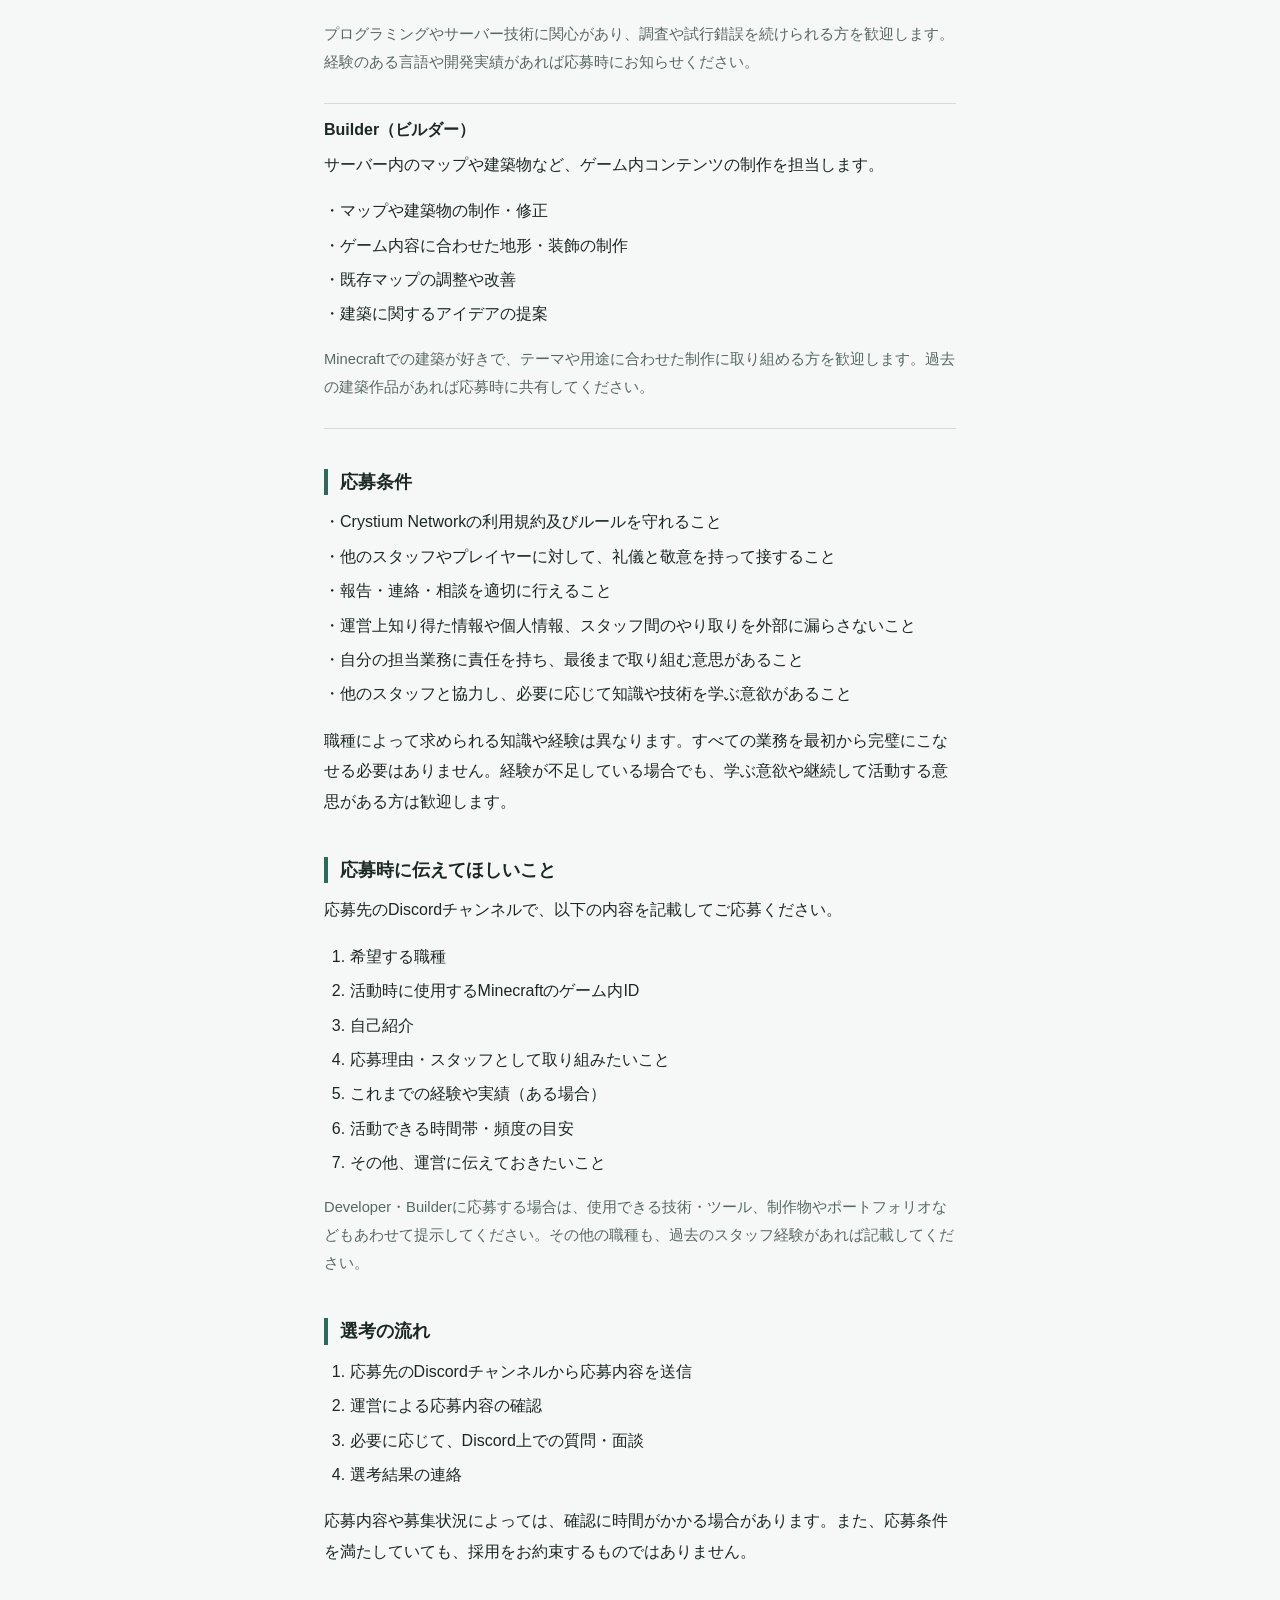
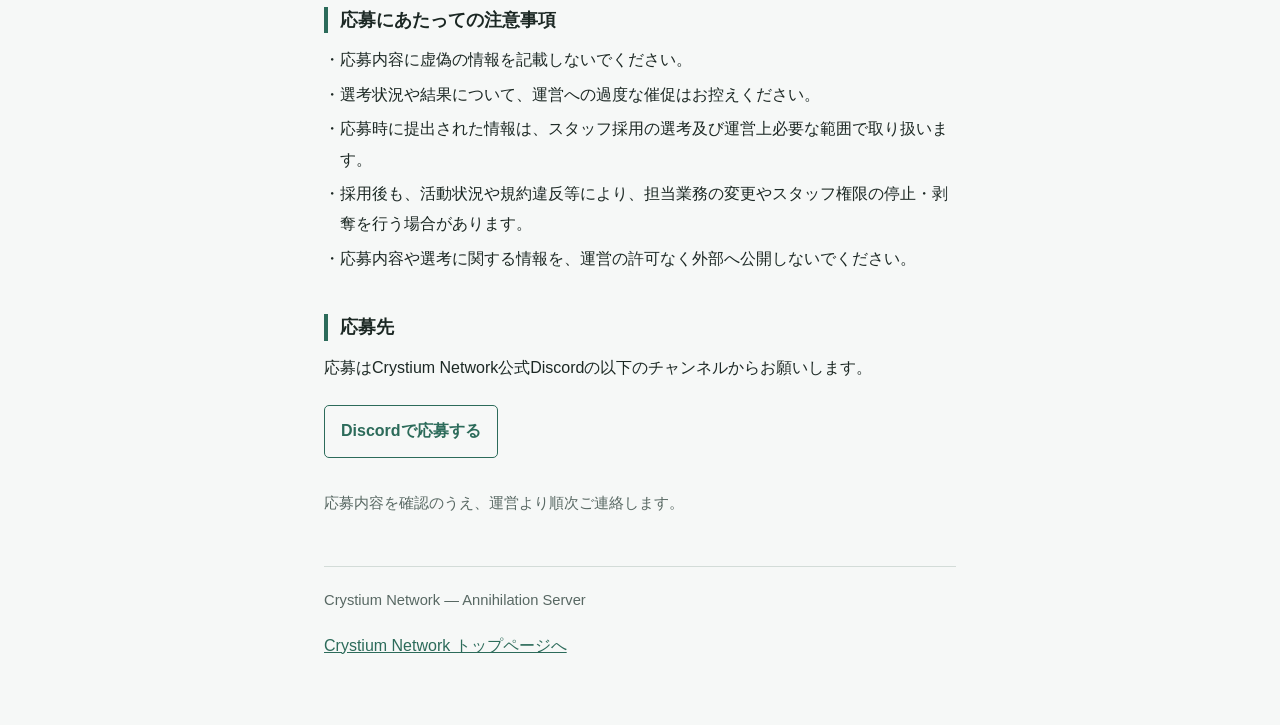
<file: public/recruitment.html>
<!DOCTYPE html>
<html lang="ja">
<head>
<meta charset="utf-8">
<meta name="viewport" content="width=device-width, initial-scale=1">
<title>スタッフ募集 | Crystium Network</title>
<meta name="description" content="Crystium NetworkのAnnihilationサーバー運営スタッフ募集要項です。">
<link rel="icon" href="/favicon.ico" sizes="any">
<link rel="icon" type="image/png" sizes="32x32" href="/favicon-32x32.png">
<link rel="apple-touch-icon" href="/apple-touch-icon.png">
<style>
:root{--bg:#f6f8f7;--text:#1c2824;--muted:#586863;--accent:#2c6b5a;--rule:#d3dcd8;--code-bg:#e6ece9}
:root:not([data-theme="light"]){color-scheme:light dark}
@media(prefers-color-scheme:dark){:root:not([data-theme="light"]){--bg:#111816;--text:#e2eae6;--muted:#97a8a1;--accent:#7dc4ad;--rule:#2a3632;--code-bg:#1c2723}}
*,*::before,*::after{box-sizing:border-box}
html{-webkit-text-size-adjust:100%}
body{margin:0;background:var(--bg);color:var(--text);font-family:"Hiragino Sans","Hiragino Kaku Gothic ProN","Yu Gothic UI","Yu Gothic","Noto Sans JP",Meiryo,sans-serif;font-size:1rem;line-height:1.9}
.wrap{max-width:42rem;margin:0 auto;padding:2rem 1.25rem 4rem}
.site-header{display:flex;flex-wrap:wrap;align-items:baseline;justify-content:space-between;gap:.5rem 1.5rem;padding-bottom:1rem;border-bottom:1px solid var(--rule)}
.site-name{font-weight:700;letter-spacing:.02em}
nav{display:flex;flex-wrap:wrap;gap:.35rem 1.1rem}
nav a{color:var(--muted);text-decoration:none;padding-bottom:2px}
nav a:hover{color:var(--text)}
h1{font-size:1.75rem;line-height:1.4;margin:2.5rem 0 .25rem}
.lead{color:var(--muted);margin:0 0 2rem}
h2{font-size:1.1rem;line-height:1.5;margin:2.5rem 0 .75rem;padding-left:.75rem;border-left:4px solid var(--accent)}
h3{font-size:1rem;line-height:1.5;margin:1.5rem 0 .5rem}
p{margin:0 0 1rem}
ul,ol{margin:0 0 1rem;padding-left:1.6em}
li{margin-bottom:.25rem}
ul.dots{list-style:none;padding-left:0}
ul.dots li{padding-left:1em;text-indent:-1em}
ul.dots li::before{content:"・"}
.role{padding:.85rem 0 .65rem;border-bottom:1px solid var(--rule)}
.role:first-of-type{border-top:1px solid var(--rule)}
.role h3{margin-top:0}
.note{color:var(--muted);font-size:.92rem}
.apply{display:inline-block;margin:.35rem 0 1rem;padding:.65rem 1rem;border:1px solid var(--accent);border-radius:5px;color:var(--accent);text-decoration:none;font-weight:700}
.apply:hover{background:var(--code-bg)}
a{color:var(--accent)}
a:focus-visible{outline:2px solid var(--accent);outline-offset:3px;border-radius:2px}
.other{margin-top:3rem;padding-top:1.25rem;border-top:1px solid var(--rule)}
@media(max-width:30rem){.wrap{padding-top:1.25rem}h1{font-size:1.5rem;margin-top:2rem}}
</style>
</head>
<body><div class="wrap">
<header class="site-header"><span class="site-name">Crystium Network</span>
<nav aria-label="案内ページ"><a href="https://www.crystium.net/">トップページ</a></nav></header>
<main>
<h1 id="recruitment">スタッフ募集</h1>
<p class="lead">Crystium Networkでは、Annihilationサーバーの運営に協力していただけるスタッフを募集しています。</p>
<p>Crystium Networkでは、プレイヤーが安心して楽しめるサーバーを一緒につくっていく仲間を探しています。現時点での経験や知識だけでなく、活動を通して学び、他のスタッフと協力しながら成長していく意欲を大切にしています。サーバー運営に興味がある方は、ぜひご応募ください。</p>

<section><h2>募集職種</h2>
<div class="role"><h3>Administrator（管理者）</h3><p>サーバー全体の管理・運営を担当します。</p><ul class="dots"><li>サーバー運営方針やルールの管理</li><li>スタッフの統括、業務の調整</li><li>重大な問題やトラブルへの対応</li><li>サーバーの改善に向けた企画・判断</li></ul><p class="note">運営全体を把握し、責任を持って判断・行動できる方を歓迎します。</p></div>
<div class="role"><h3>Manager（マネージャー）</h3><p>日々の運営業務やスタッフ間の連携を支えます。</p><ul class="dots"><li>スタッフの活動状況の確認・サポート</li><li>運営上の課題や問題の整理、管理者への共有</li><li>イベントや運営業務の企画・進行</li><li>スタッフ間の連絡・調整</li></ul><p class="note">周囲と円滑にコミュニケーションを取り、物事を計画的に進められる方を歓迎します。</p></div>
<div class="role"><h3>Moderator（モデレーター）</h3><p>ゲーム内や公式Discordの秩序を守り、プレイヤーが快適に利用できる環境を維持します。</p><ul class="dots"><li>ルール違反や迷惑行為への対応</li><li>プレイヤーからの問い合わせ・報告への対応</li><li>トラブルの確認、必要に応じた上位スタッフへの報告</li><li>ゲーム内・Discordの巡回</li></ul><p class="note">公平な判断ができ、冷静かつ丁寧に対応できる方を歓迎します。</p></div>
<div class="role"><h3>Developer（開発者）</h3><p>サーバーの機能開発や保守、技術面の改善を担当します。</p><ul class="dots"><li>サーバー機能・プラグイン等の開発</li><li>既存機能の修正、保守、パフォーマンス改善</li><li>不具合の調査・修正</li><li>新機能やシステムの提案・実装</li></ul><p class="note">プログラミングやサーバー技術に関心があり、調査や試行錯誤を続けられる方を歓迎します。経験のある言語や開発実績があれば応募時にお知らせください。</p></div>
<div class="role"><h3>Builder（ビルダー）</h3><p>サーバー内のマップや建築物など、ゲーム内コンテンツの制作を担当します。</p><ul class="dots"><li>マップや建築物の制作・修正</li><li>ゲーム内容に合わせた地形・装飾の制作</li><li>既存マップの調整や改善</li><li>建築に関するアイデアの提案</li></ul><p class="note">Minecraftでの建築が好きで、テーマや用途に合わせた制作に取り組める方を歓迎します。過去の建築作品があれば応募時に共有してください。</p></div>
</section>

<section><h2>応募条件</h2><ul class="dots">
<li>Crystium Networkの利用規約及びルールを守れること</li>
<li>他のスタッフやプレイヤーに対して、礼儀と敬意を持って接すること</li>
<li>報告・連絡・相談を適切に行えること</li>
<li>運営上知り得た情報や個人情報、スタッフ間のやり取りを外部に漏らさないこと</li>
<li>自分の担当業務に責任を持ち、最後まで取り組む意思があること</li>
<li>他のスタッフと協力し、必要に応じて知識や技術を学ぶ意欲があること</li>
</ul><p>職種によって求められる知識や経験は異なります。すべての業務を最初から完璧にこなせる必要はありません。経験が不足している場合でも、学ぶ意欲や継続して活動する意思がある方は歓迎します。</p></section>

<section><h2>応募時に伝えてほしいこと</h2><p>応募先のDiscordチャンネルで、以下の内容を記載してご応募ください。</p><ol>
<li>希望する職種</li><li>活動時に使用するMinecraftのゲーム内ID</li><li>自己紹介</li><li>応募理由・スタッフとして取り組みたいこと</li><li>これまでの経験や実績（ある場合）</li><li>活動できる時間帯・頻度の目安</li><li>その他、運営に伝えておきたいこと</li>
</ol><p class="note">Developer・Builderに応募する場合は、使用できる技術・ツール、制作物やポートフォリオなどもあわせて提示してください。その他の職種も、過去のスタッフ経験があれば記載してください。</p></section>

<section><h2>選考の流れ</h2><ol><li>応募先のDiscordチャンネルから応募内容を送信</li><li>運営による応募内容の確認</li><li>必要に応じて、Discord上での質問・面談</li><li>選考結果の連絡</li></ol><p>応募内容や募集状況によっては、確認に時間がかかる場合があります。また、応募条件を満たしていても、採用をお約束するものではありません。</p></section>

<section><h2>応募にあたっての注意事項</h2><ul class="dots">
<li>応募内容に虚偽の情報を記載しないでください。</li>
<li>選考状況や結果について、運営への過度な催促はお控えください。</li>
<li>応募時に提出された情報は、スタッフ採用の選考及び運営上必要な範囲で取り扱います。</li>
<li>採用後も、活動状況や規約違反等により、担当業務の変更やスタッフ権限の停止・剥奪を行う場合があります。</li>
<li>応募内容や選考に関する情報を、運営の許可なく外部へ公開しないでください。</li>
</ul></section>

<section><h2>応募先</h2><p>応募はCrystium Network公式Discordの以下のチャンネルからお願いします。</p>
<p><a class="apply" href="https://discord.com/channels/1567128375372283946/1567133448701739058" target="_blank" rel="noopener noreferrer">Discordで応募する</a></p>
<p class="note">応募内容を確認のうえ、運営より順次ご連絡します。</p></section>
</main>
<footer class="other"><p class="note">Crystium Network — Annihilation Server</p><a href="https://www.crystium.net/">Crystium Network トップページへ</a></footer>
</div></body></html>
</file>
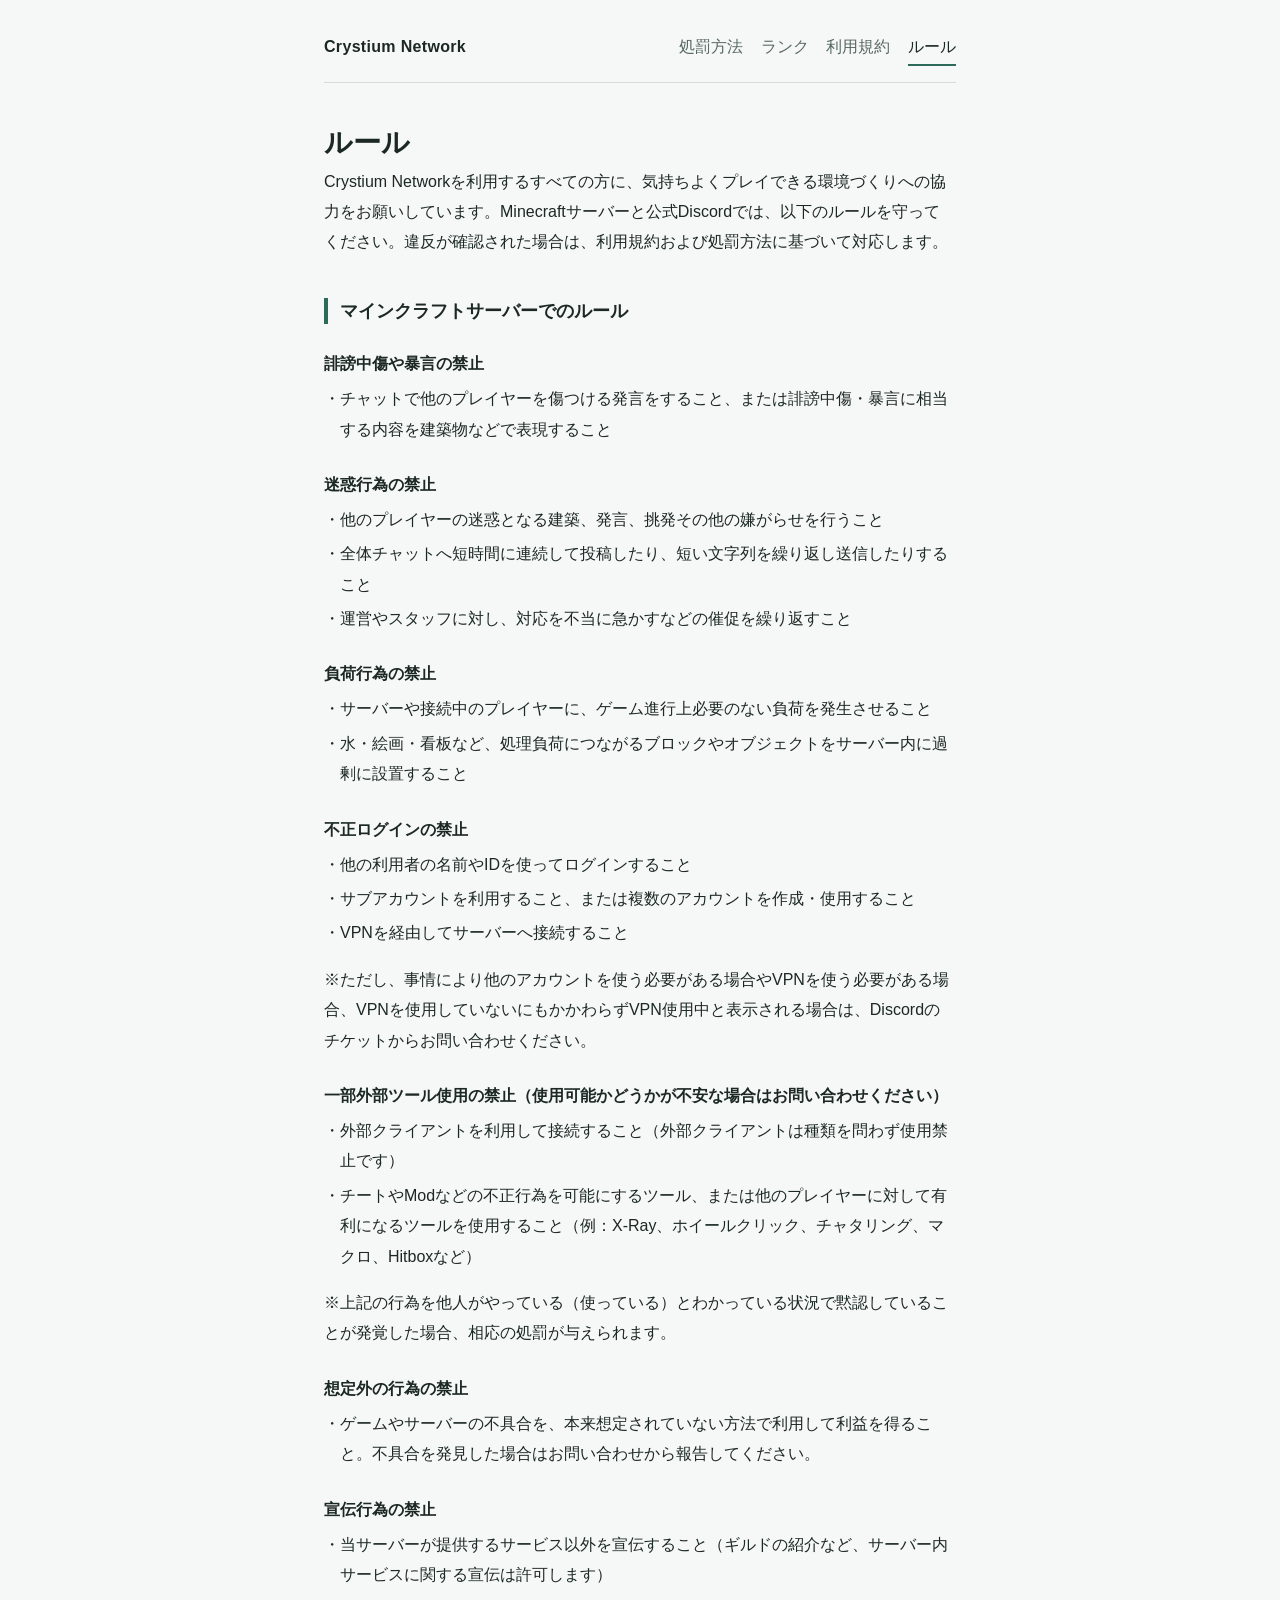
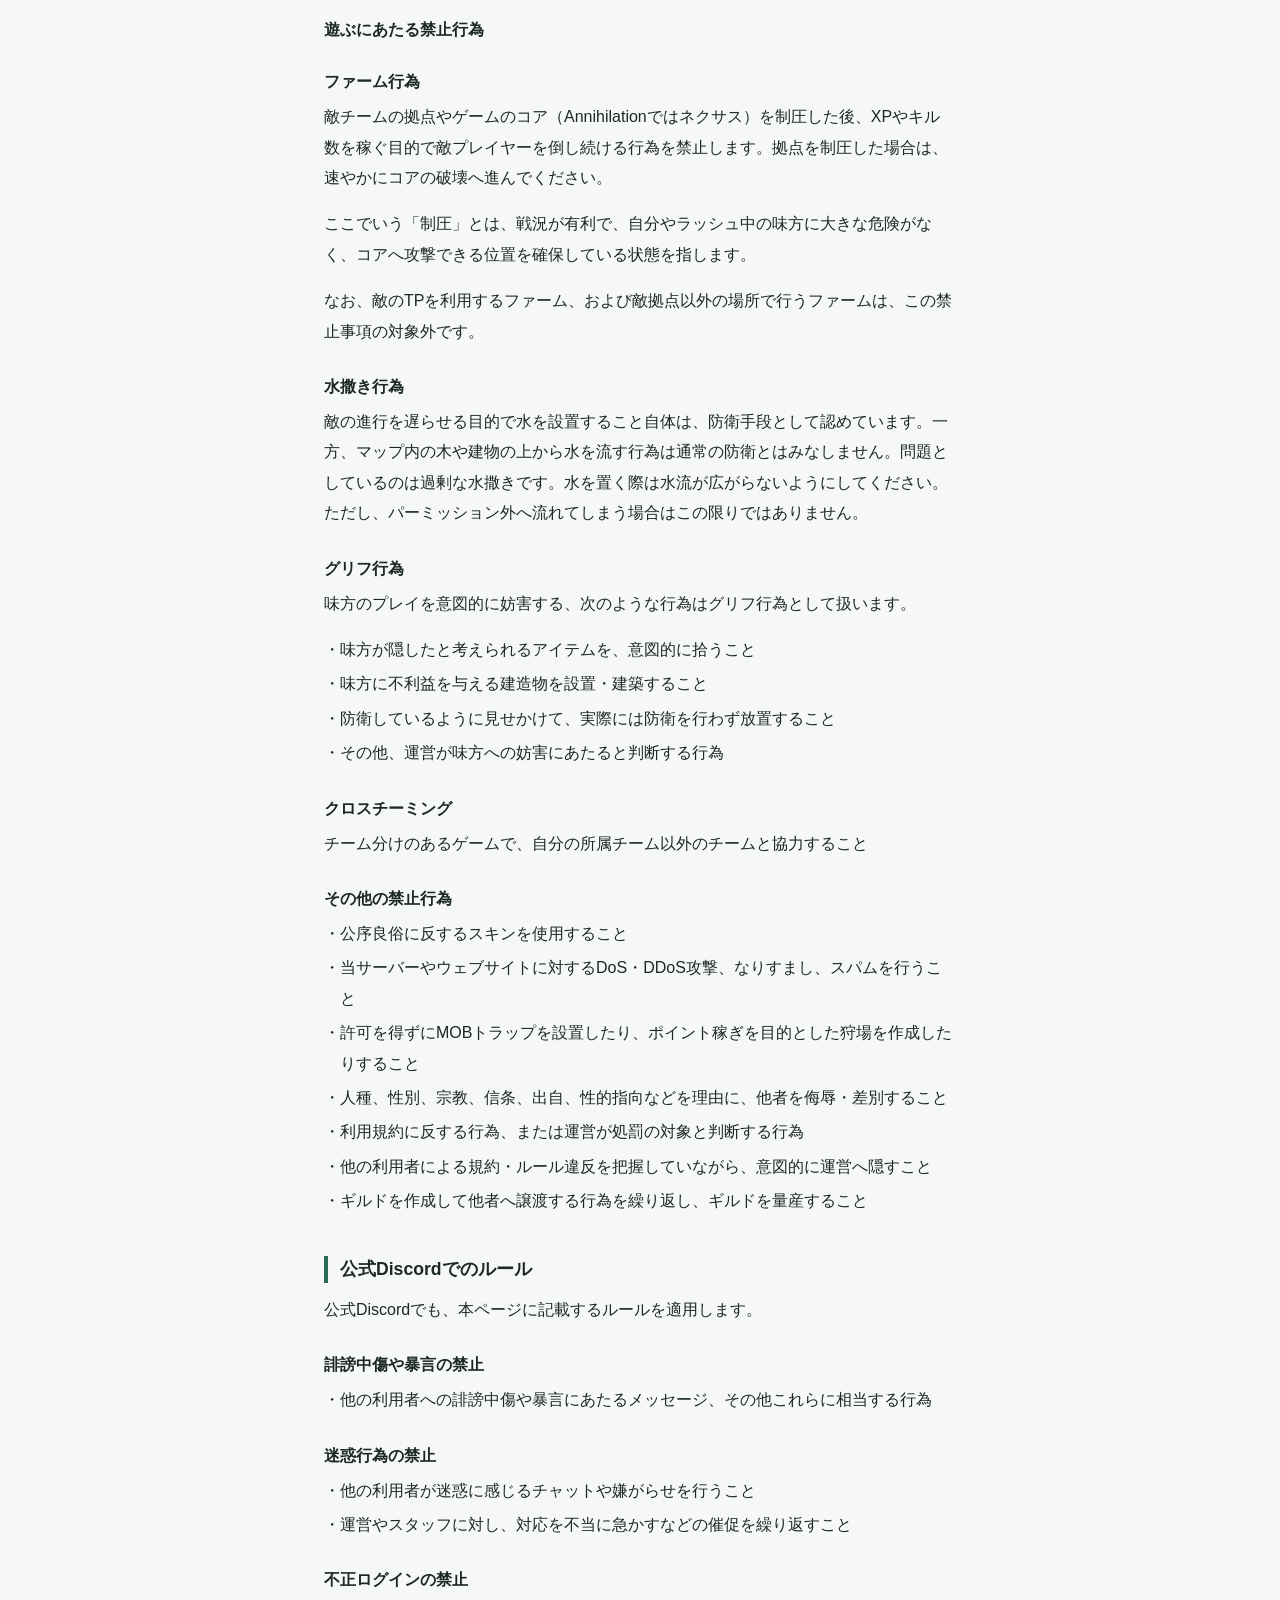
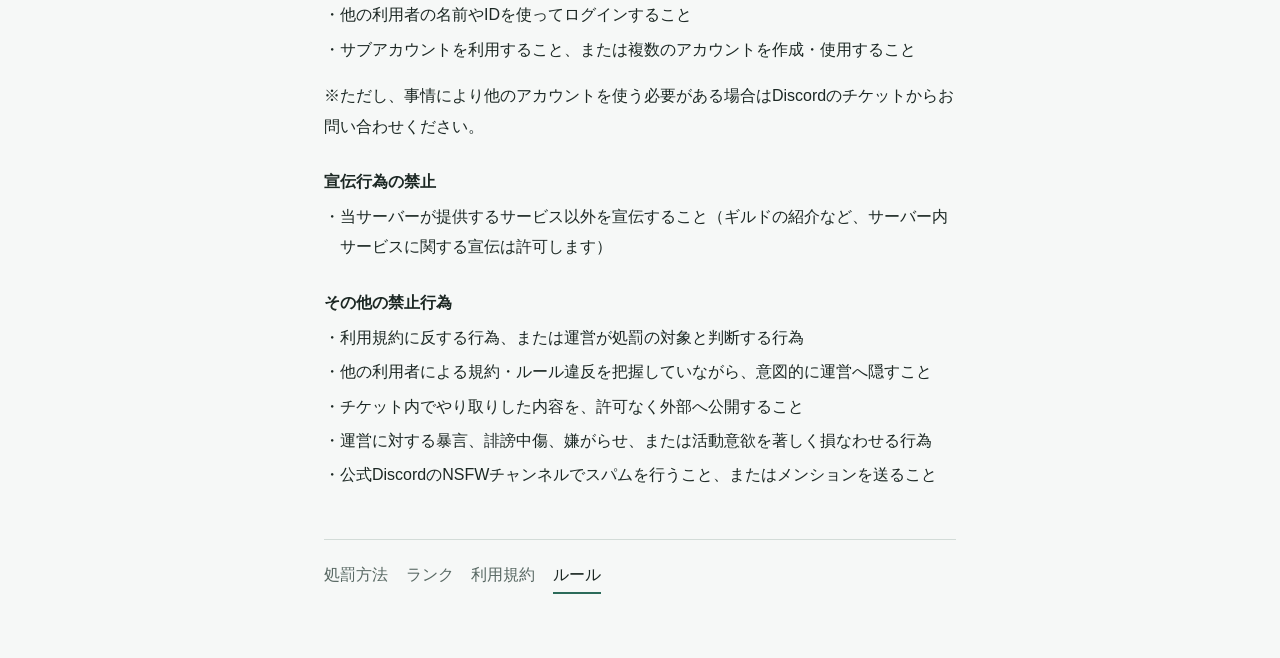
<file: public/rules.html>
<!DOCTYPE html>
<html lang="ja">
<head>
<meta charset="utf-8">
<meta name="viewport" content="width=device-width, initial-scale=1">
<title>ルール | Crystium Network</title>
<meta name="description" content="Crystium Network のMinecraftサーバー及び公式Discordの利用ルールです。">
<link rel="icon" href="/favicon.ico" sizes="any">
<link rel="icon" type="image/png" sizes="32x32" href="/favicon-32x32.png">
<link rel="apple-touch-icon" href="/apple-touch-icon.png">
<style>
:root {
  --bg: #f6f8f7;
  --text: #1c2824;
  --muted: #586863;
  --accent: #2c6b5a;
  --rule: #d3dcd8;
  --code-bg: #e6ece9;
}
:root:not([data-theme="light"]) { color-scheme: light dark; }
@media (prefers-color-scheme: dark) {
  :root:not([data-theme="light"]) {
    --bg: #111816;
    --text: #e2eae6;
    --muted: #97a8a1;
    --accent: #7dc4ad;
    --rule: #2a3632;
    --code-bg: #1c2723;
  }
}
*, *::before, *::after { box-sizing: border-box; }
html { -webkit-text-size-adjust: 100%; }
body {
  margin: 0; background: var(--bg); color: var(--text);
  font-family: "Hiragino Sans", "Hiragino Kaku Gothic ProN", "Yu Gothic UI",
    "Yu Gothic", "Noto Sans JP", Meiryo, sans-serif;
  font-size: 1rem; line-height: 1.9;
}
.wrap { max-width: 42rem; margin: 0 auto; padding: 2rem 1.25rem 4rem; }
.site-header {
  display: flex; flex-wrap: wrap; align-items: baseline;
  justify-content: space-between; gap: 0.5rem 1.5rem;
  padding-bottom: 1rem; border-bottom: 1px solid var(--rule);
}
.site-name { font-weight: 700; letter-spacing: 0.02em; }
nav { display: flex; flex-wrap: wrap; gap: 0.35rem 1.1rem; }
nav a { color: var(--muted); text-decoration: none; padding-bottom: 2px; }
nav a:hover { color: var(--text); }
nav a[aria-current="page"] { color: var(--text); border-bottom: 2px solid var(--accent); }
h1 { font-size: 1.75rem; line-height: 1.4; margin: 2.5rem 0 0.25rem; }
.enacted { color: var(--muted); margin: 0 0 2rem; font-size: 0.9rem; }
h2 {
  font-size: 1.1rem; line-height: 1.5; margin: 2.5rem 0 0.75rem;
  padding-left: 0.75rem; border-left: 4px solid var(--accent);
}
h3 { font-size: 1rem; line-height: 1.5; margin: 1.75rem 0 0.5rem; }
p { margin: 0 0 1rem; }
ul, ol { margin: 0 0 1rem; padding-left: 1.6em; }
li { margin-bottom: 0.25rem; }
ul.dots { list-style: none; padding-left: 0; }
ul.dots li { padding-left: 1em; text-indent: -1em; }
ul.dots li::before { content: "・"; }
table { width: 100%; border-collapse: collapse; margin: 1rem 0 1.5rem; }
th, td { border: 1px solid var(--rule); padding: 0.65rem 0.75rem; text-align: left; vertical-align: top; }
th { background: var(--code-bg); }
a { color: var(--accent); }
a:focus-visible { outline: 2px solid var(--accent); outline-offset: 3px; border-radius: 2px; }
.note { color: var(--muted); font-size: 0.92rem; }
.other { margin-top: 3rem; padding-top: 1.25rem; border-top: 1px solid var(--rule); }
@media (max-width: 30rem) {
  .wrap { padding-top: 1.25rem; }
  h1 { font-size: 1.5rem; margin-top: 2rem; }
  table { font-size: 0.9rem; }
  th, td { padding: 0.5rem; }
}
</style>
</head>
<body>
<div class="wrap">
<header class="site-header">
  <span class="site-name">Crystium Network</span>
  <nav aria-label="規約・案内ページ">
    <a href="./punishment.html">処罰方法</a>
<a href="./ranks.html">ランク</a>
<a href="./terms.html">利用規約</a>
<a href="./rules.html" aria-current="page">ルール</a>
  </nav>
</header>
<main>

<h1 id="rules">ルール</h1>
<p>Crystium Networkを利用するすべての方に、気持ちよくプレイできる環境づくりへの協力をお願いしています。Minecraftサーバーと公式Discordでは、以下のルールを守ってください。違反が確認された場合は、利用規約および処罰方法に基づいて対応します。</p>
<section><h2>マインクラフトサーバーでのルール</h2>
<h3>誹謗中傷や暴言の禁止</h3><ul class="dots"><li>チャットで他のプレイヤーを傷つける発言をすること、または誹謗中傷・暴言に相当する内容を建築物などで表現すること</li></ul>
<h3>迷惑行為の禁止</h3><ul class="dots">
<li>他のプレイヤーの迷惑となる建築、発言、挑発その他の嫌がらせを行うこと</li>
<li>全体チャットへ短時間に連続して投稿したり、短い文字列を繰り返し送信したりすること</li>
<li>運営やスタッフに対し、対応を不当に急かすなどの催促を繰り返すこと</li></ul>
<h3>負荷行為の禁止</h3><ul class="dots">
<li>サーバーや接続中のプレイヤーに、ゲーム進行上必要のない負荷を発生させること</li>
<li>水・絵画・看板など、処理負荷につながるブロックやオブジェクトをサーバー内に過剰に設置すること</li></ul>
<h3>不正ログインの禁止</h3><ul class="dots">
<li>他の利用者の名前やIDを使ってログインすること</li><li>サブアカウントを利用すること、または複数のアカウントを作成・使用すること</li><li>VPNを経由してサーバーへ接続すること</li></ul>
<p>※ただし、事情により他のアカウントを使う必要がある場合やVPNを使う必要がある場合、VPNを使用していないにもかかわらずVPN使用中と表示される場合は、Discordのチケットからお問い合わせください。</p>
<h3>一部外部ツール使用の禁止（使用可能かどうかが不安な場合はお問い合わせください）</h3><ul class="dots">
<li>外部クライアントを利用して接続すること（外部クライアントは種類を問わず使用禁止です）</li>
<li>チートやModなどの不正行為を可能にするツール、または他のプレイヤーに対して有利になるツールを使用すること（例：X-Ray、ホイールクリック、チャタリング、マクロ、Hitboxなど）</li></ul>
<p>※上記の行為を他人がやっている（使っている）とわかっている状況で黙認していることが発覚した場合、相応の処罰が与えられます。</p>
<h3>想定外の行為の禁止</h3><ul class="dots"><li>ゲームやサーバーの不具合を、本来想定されていない方法で利用して利益を得ること。不具合を発見した場合はお問い合わせから報告してください。</li></ul>
<h3>宣伝行為の禁止</h3><ul class="dots"><li>当サーバーが提供するサービス以外を宣伝すること（ギルドの紹介など、サーバー内サービスに関する宣伝は許可します）</li></ul>
<h3>遊ぶにあたる禁止行為</h3>
<h3>ファーム行為</h3>
<p>敵チームの拠点やゲームのコア（Annihilationではネクサス）を制圧した後、XPやキル数を稼ぐ目的で敵プレイヤーを倒し続ける行為を禁止します。拠点を制圧した場合は、速やかにコアの破壊へ進んでください。</p>
<p>ここでいう「制圧」とは、戦況が有利で、自分やラッシュ中の味方に大きな危険がなく、コアへ攻撃できる位置を確保している状態を指します。</p>
<p>なお、敵のTPを利用するファーム、および敵拠点以外の場所で行うファームは、この禁止事項の対象外です。</p>
<h3>水撒き行為</h3>
<p>敵の進行を遅らせる目的で水を設置すること自体は、防衛手段として認めています。一方、マップ内の木や建物の上から水を流す行為は通常の防衛とはみなしません。問題としているのは過剰な水撒きです。水を置く際は水流が広がらないようにしてください。ただし、パーミッション外へ流れてしまう場合はこの限りではありません。</p>
<h3>グリフ行為</h3>
<p>味方のプレイを意図的に妨害する、次のような行為はグリフ行為として扱います。</p><ul class="dots">
<li>味方が隠したと考えられるアイテムを、意図的に拾うこと</li><li>味方に不利益を与える建造物を設置・建築すること</li><li>防衛しているように見せかけて、実際には防衛を行わず放置すること</li><li>その他、運営が味方への妨害にあたると判断する行為</li></ul>
<h3>クロスチーミング</h3><p>チーム分けのあるゲームで、自分の所属チーム以外のチームと協力すること</p>
<h3>その他の禁止行為</h3><ul class="dots">
<li>公序良俗に反するスキンを使用すること</li>
<li>当サーバーやウェブサイトに対するDoS・DDoS攻撃、なりすまし、スパムを行うこと</li>
<li>許可を得ずにMOBトラップを設置したり、ポイント稼ぎを目的とした狩場を作成したりすること</li>
<li>人種、性別、宗教、信条、出自、性的指向などを理由に、他者を侮辱・差別すること</li>
<li>利用規約に反する行為、または運営が処罰の対象と判断する行為</li>
<li>他の利用者による規約・ルール違反を把握していながら、意図的に運営へ隠すこと</li>
<li>ギルドを作成して他者へ譲渡する行為を繰り返し、ギルドを量産すること</li></ul>
</section>
<section><h2>公式Discordでのルール</h2>
<p>公式Discordでも、本ページに記載するルールを適用します。</p>
<h3>誹謗中傷や暴言の禁止</h3><ul class="dots"><li>他の利用者への誹謗中傷や暴言にあたるメッセージ、その他これらに相当する行為</li></ul>
<h3>迷惑行為の禁止</h3><ul class="dots"><li>他の利用者が迷惑に感じるチャットや嫌がらせを行うこと</li><li>運営やスタッフに対し、対応を不当に急かすなどの催促を繰り返すこと</li></ul>
<h3>不正ログインの禁止</h3><ul class="dots"><li>他の利用者の名前やIDを使ってログインすること</li><li>サブアカウントを利用すること、または複数のアカウントを作成・使用すること</li></ul>
<p>※ただし、事情により他のアカウントを使う必要がある場合はDiscordのチケットからお問い合わせください。</p>
<h3>宣伝行為の禁止</h3><ul class="dots"><li>当サーバーが提供するサービス以外を宣伝すること（ギルドの紹介など、サーバー内サービスに関する宣伝は許可します）</li></ul>
<h3>その他の禁止行為</h3><ul class="dots">
<li>利用規約に反する行為、または運営が処罰の対象と判断する行為</li>
<li>他の利用者による規約・ルール違反を把握していながら、意図的に運営へ隠すこと</li>
<li>チケット内でやり取りした内容を、許可なく外部へ公開すること</li>
<li>運営に対する暴言、誹謗中傷、嫌がらせ、または活動意欲を著しく損なわせる行為</li>
<li>公式DiscordのNSFWチャンネルでスパムを行うこと、またはメンションを送ること</li></ul>
</section>

</main>
<footer class="other">
  <nav aria-label="関連ページ"><a href="./punishment.html">処罰方法</a>
<a href="./ranks.html">ランク</a>
<a href="./terms.html">利用規約</a>
<a href="./rules.html" aria-current="page">ルール</a></nav>
</footer>
</div>
</body>
</html>
</file>
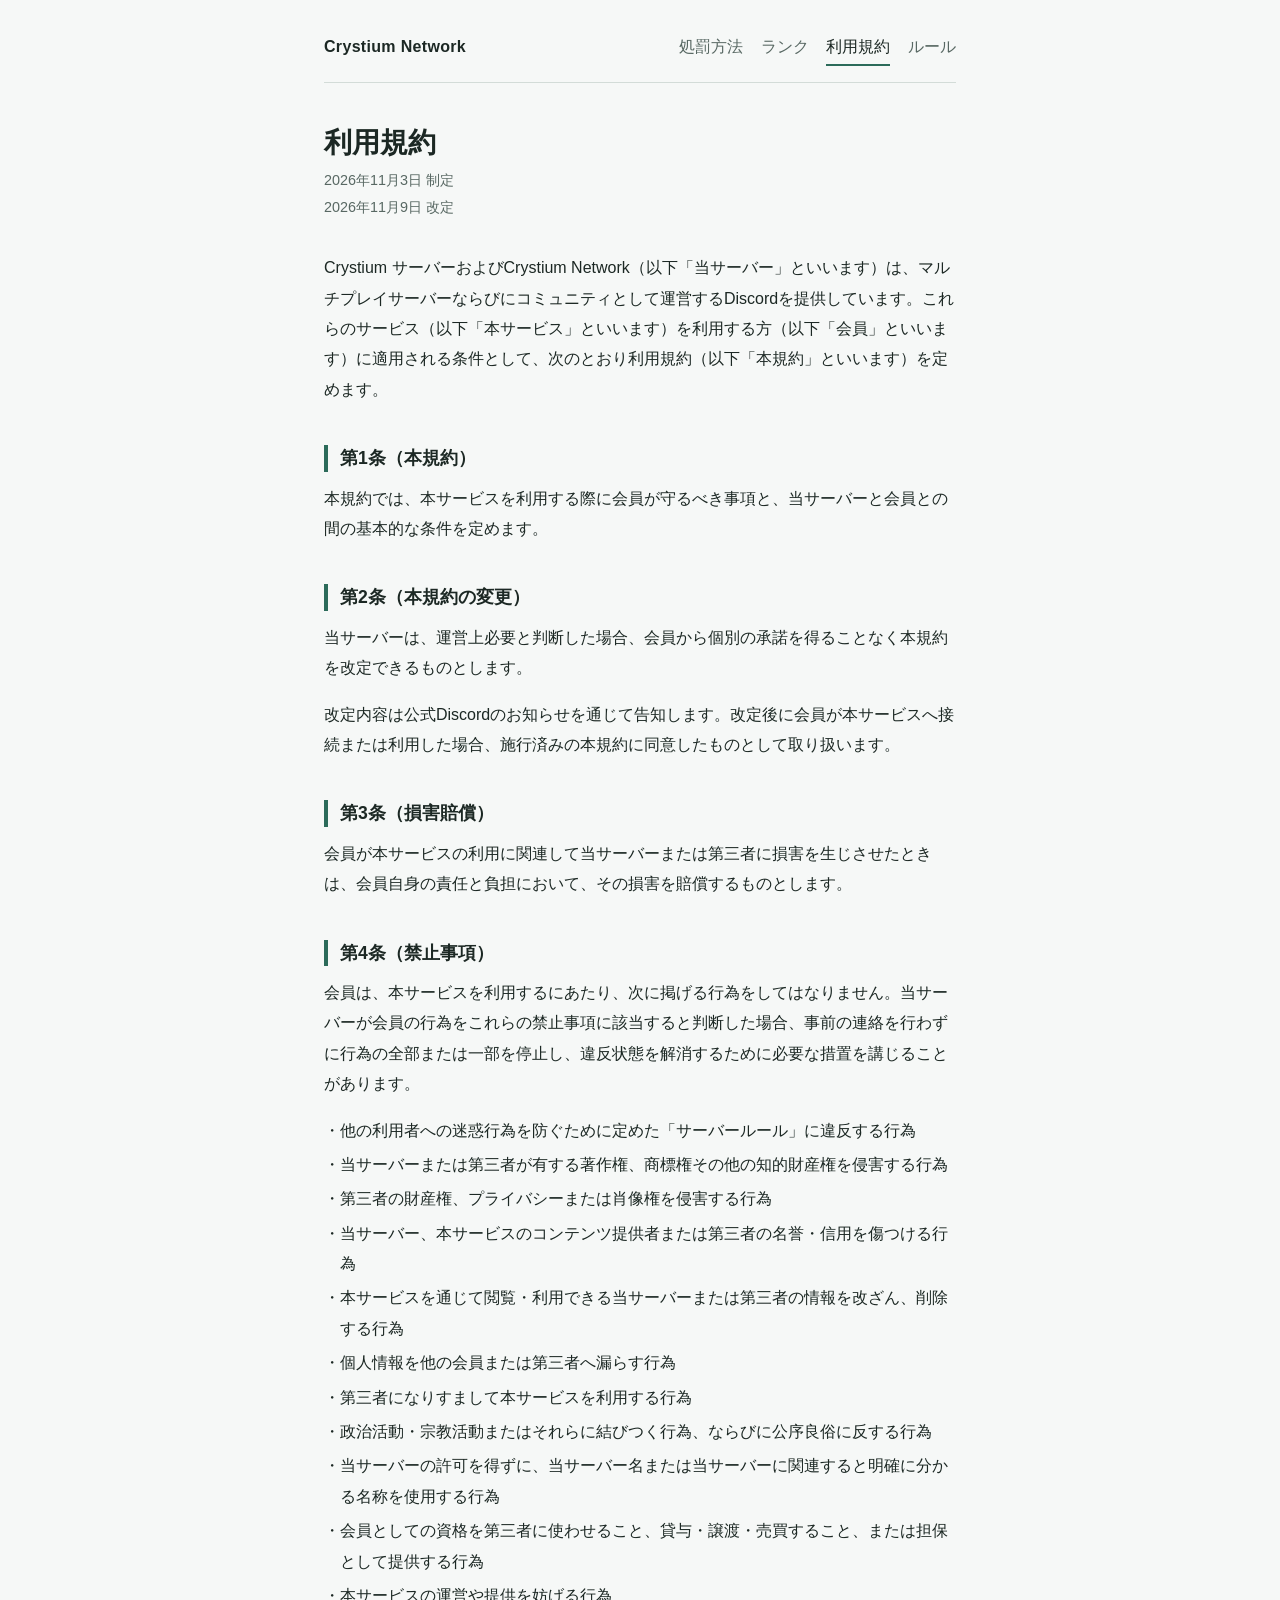
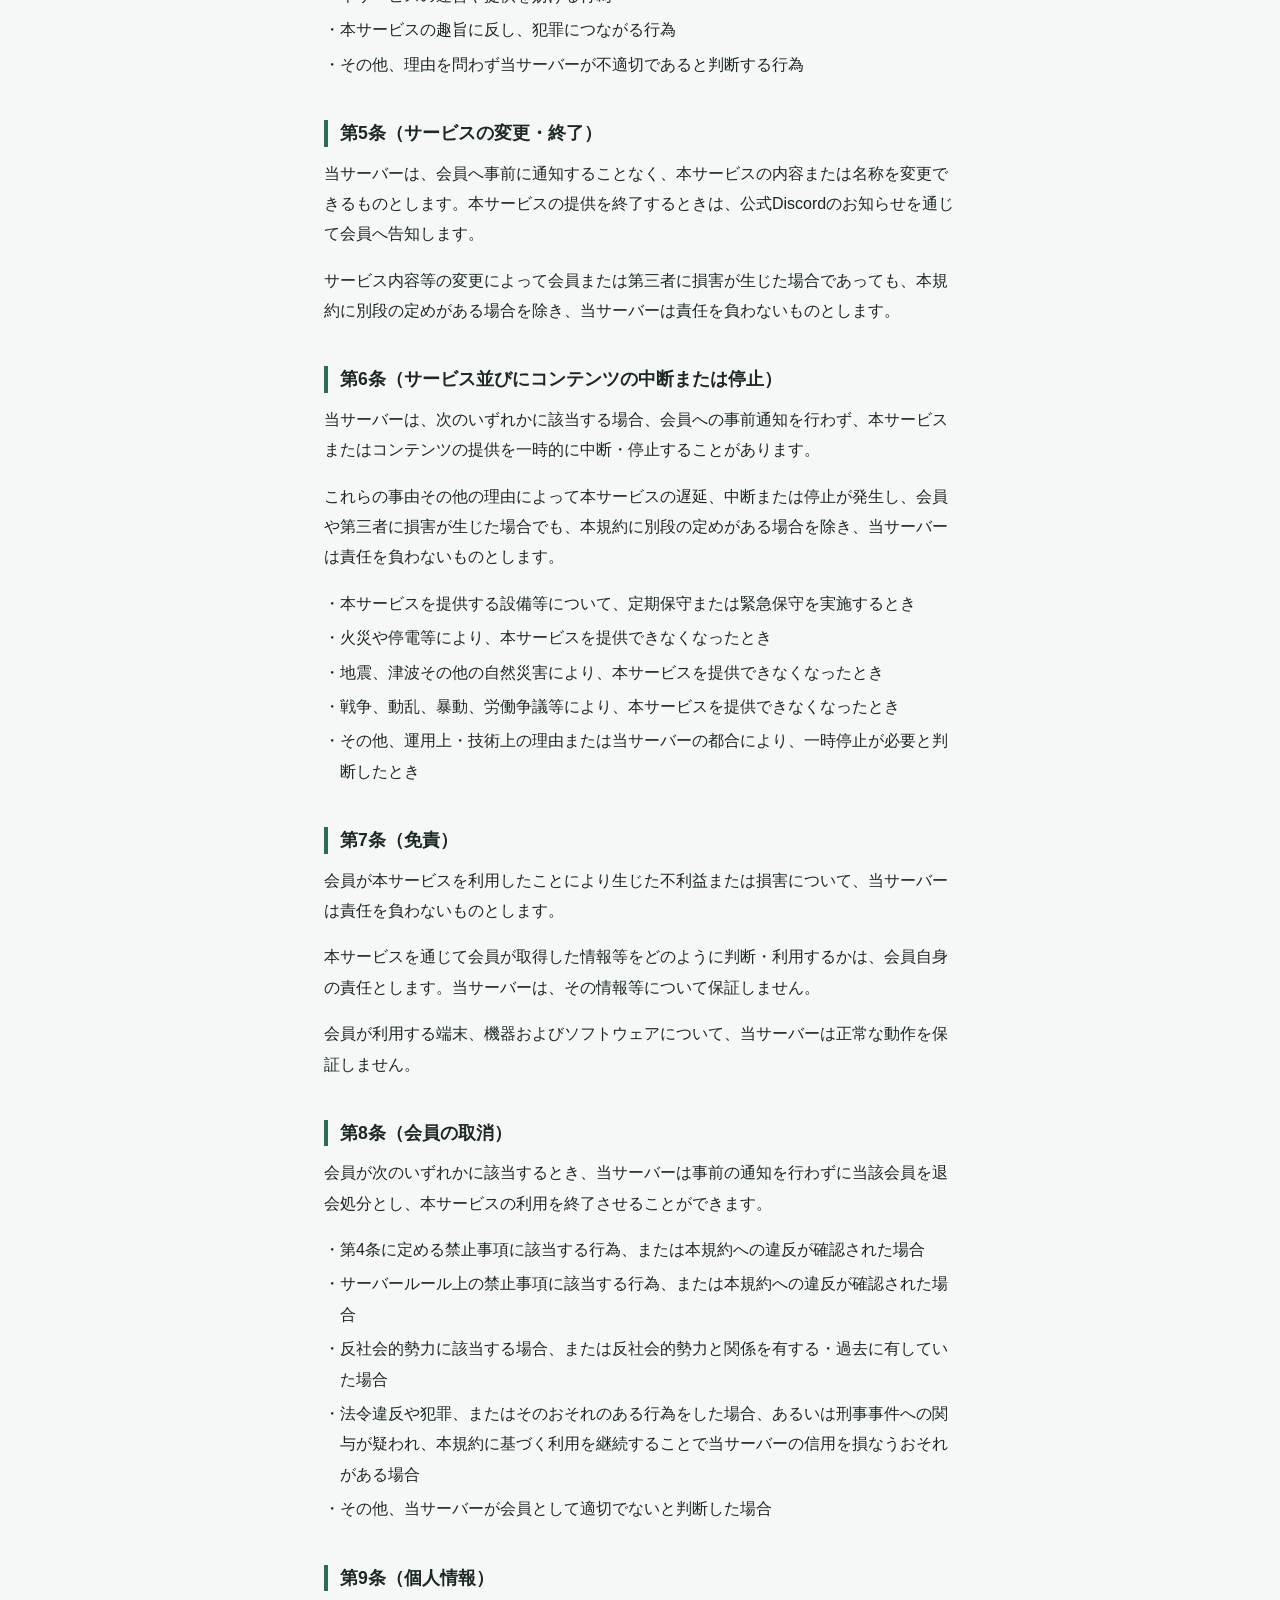
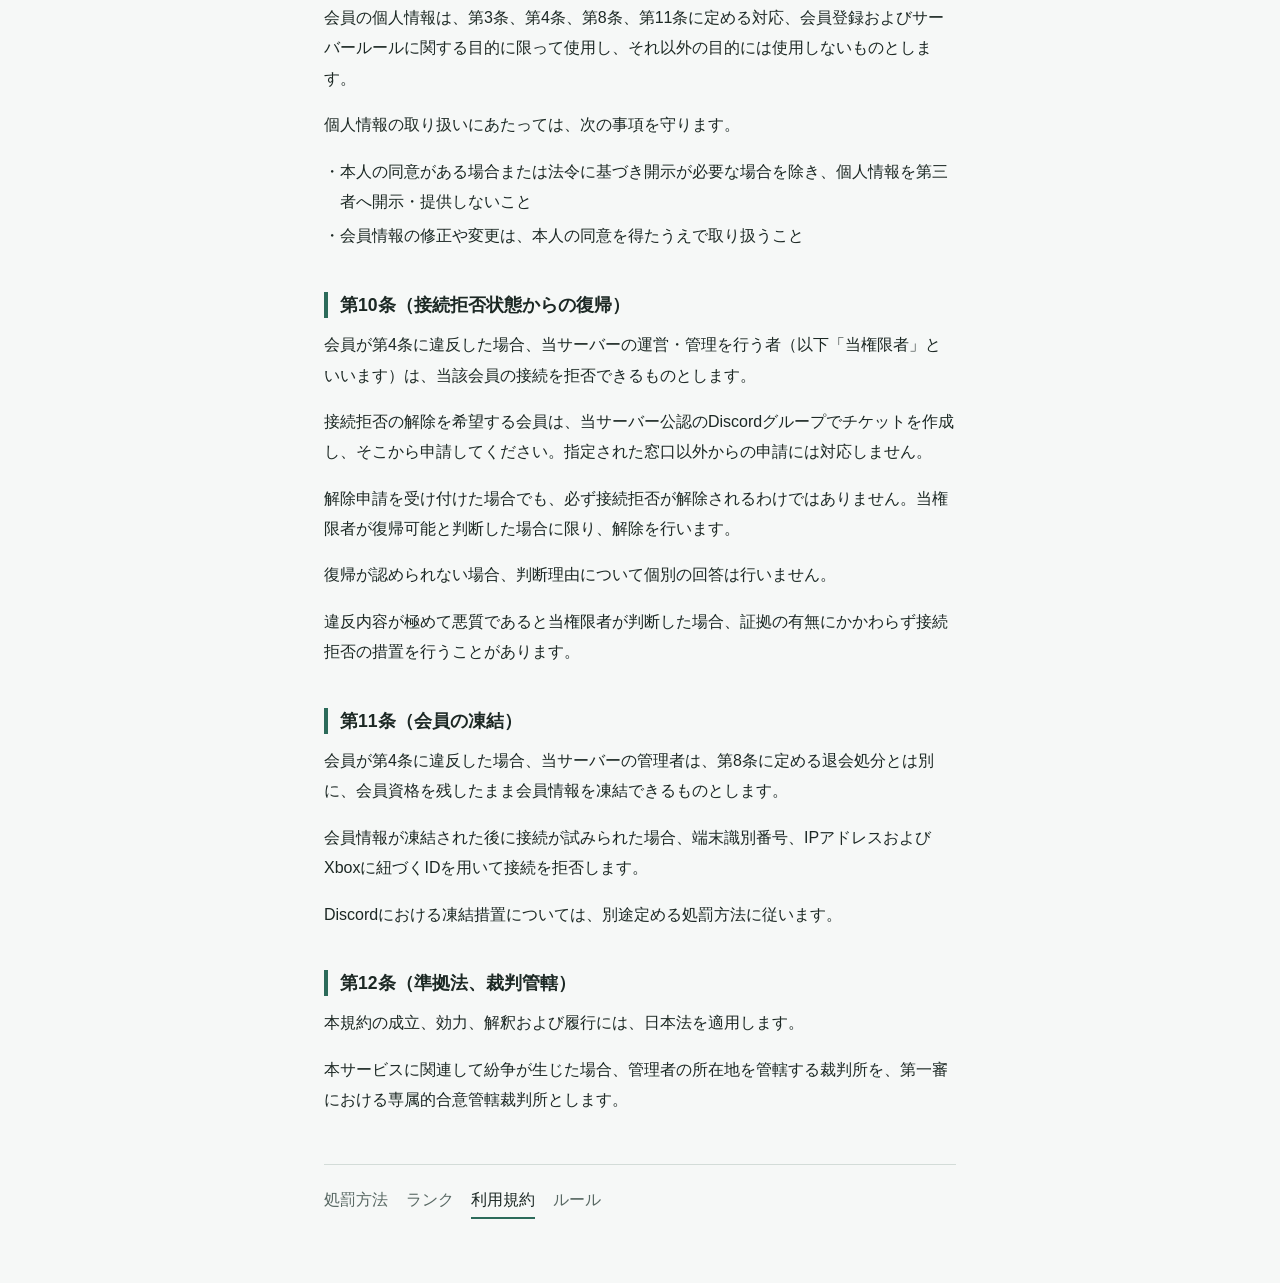
<file: public/terms.html>
<!DOCTYPE html>
<html lang="ja">
<head>
<meta charset="utf-8">
<meta name="viewport" content="width=device-width, initial-scale=1">
<title>利用規約 | Crystium Network</title>
<meta name="description" content="Crystium Network の利用規約。サービスの利用条件、禁止事項、免責事項などを定めています。">
<link rel="icon" href="/favicon.ico" sizes="any">
<link rel="icon" type="image/png" sizes="32x32" href="/favicon-32x32.png">
<link rel="apple-touch-icon" href="/apple-touch-icon.png">
<style>
:root {
  --bg: #f6f8f7;
  --text: #1c2824;
  --muted: #586863;
  --accent: #2c6b5a;
  --rule: #d3dcd8;
  --code-bg: #e6ece9;
}
:root:not([data-theme="light"]) { color-scheme: light dark; }
@media (prefers-color-scheme: dark) {
  :root:not([data-theme="light"]) {
    --bg: #111816;
    --text: #e2eae6;
    --muted: #97a8a1;
    --accent: #7dc4ad;
    --rule: #2a3632;
    --code-bg: #1c2723;
  }
}
*, *::before, *::after { box-sizing: border-box; }
html { -webkit-text-size-adjust: 100%; }
body {
  margin: 0; background: var(--bg); color: var(--text);
  font-family: "Hiragino Sans", "Hiragino Kaku Gothic ProN", "Yu Gothic UI",
    "Yu Gothic", "Noto Sans JP", Meiryo, sans-serif;
  font-size: 1rem; line-height: 1.9;
}
.wrap { max-width: 42rem; margin: 0 auto; padding: 2rem 1.25rem 4rem; }
.site-header {
  display: flex; flex-wrap: wrap; align-items: baseline;
  justify-content: space-between; gap: 0.5rem 1.5rem;
  padding-bottom: 1rem; border-bottom: 1px solid var(--rule);
}
.site-name { font-weight: 700; letter-spacing: 0.02em; }
nav { display: flex; flex-wrap: wrap; gap: 0.35rem 1.1rem; }
nav a { color: var(--muted); text-decoration: none; padding-bottom: 2px; }
nav a:hover { color: var(--text); }
nav a[aria-current="page"] { color: var(--text); border-bottom: 2px solid var(--accent); }
h1 { font-size: 1.75rem; line-height: 1.4; margin: 2.5rem 0 0.25rem; }
.enacted { color: var(--muted); margin: 0 0 2rem; font-size: 0.9rem; }
h2 {
  font-size: 1.1rem; line-height: 1.5; margin: 2.5rem 0 0.75rem;
  padding-left: 0.75rem; border-left: 4px solid var(--accent);
}
h3 { font-size: 1rem; line-height: 1.5; margin: 1.75rem 0 0.5rem; }
p { margin: 0 0 1rem; }
ul, ol { margin: 0 0 1rem; padding-left: 1.6em; }
li { margin-bottom: 0.25rem; }
ul.dots { list-style: none; padding-left: 0; }
ul.dots li { padding-left: 1em; text-indent: -1em; }
ul.dots li::before { content: "・"; }
table { width: 100%; border-collapse: collapse; margin: 1rem 0 1.5rem; }
th, td { border: 1px solid var(--rule); padding: 0.65rem 0.75rem; text-align: left; vertical-align: top; }
th { background: var(--code-bg); }
a { color: var(--accent); }
a:focus-visible { outline: 2px solid var(--accent); outline-offset: 3px; border-radius: 2px; }
.note { color: var(--muted); font-size: 0.92rem; }
.other { margin-top: 3rem; padding-top: 1.25rem; border-top: 1px solid var(--rule); }
@media (max-width: 30rem) {
  .wrap { padding-top: 1.25rem; }
  h1 { font-size: 1.5rem; margin-top: 2rem; }
  table { font-size: 0.9rem; }
  th, td { padding: 0.5rem; }
}
</style>
</head>
<body>
<div class="wrap">
<header class="site-header">
  <span class="site-name">Crystium Network</span>
  <nav aria-label="規約・案内ページ">
    <a href="./punishment.html">処罰方法</a>
<a href="./ranks.html">ランク</a>
<a href="./terms.html" aria-current="page">利用規約</a>
<a href="./rules.html">ルール</a>
  </nav>
</header>
<main>

<h1 id="terms">利用規約</h1>
<p class="enacted">2026年11月3日 制定<br>2026年11月9日 改定</p>
<p>Crystium サーバーおよびCrystium Network（以下「当サーバー」といいます）は、マルチプレイサーバーならびにコミュニティとして運営するDiscordを提供しています。これらのサービス（以下「本サービス」といいます）を利用する方（以下「会員」といいます）に適用される条件として、次のとおり利用規約（以下「本規約」といいます）を定めます。</p>
<section><h2>第1条（本規約）</h2>
<p>本規約では、本サービスを利用する際に会員が守るべき事項と、当サーバーと会員との間の基本的な条件を定めます。</p></section>
<section><h2>第2条（本規約の変更）</h2>
<p>当サーバーは、運営上必要と判断した場合、会員から個別の承諾を得ることなく本規約を改定できるものとします。</p>
<p>改定内容は公式Discordのお知らせを通じて告知します。改定後に会員が本サービスへ接続または利用した場合、施行済みの本規約に同意したものとして取り扱います。</p></section>
<section><h2>第3条（損害賠償）</h2>
<p>会員が本サービスの利用に関連して当サーバーまたは第三者に損害を生じさせたときは、会員自身の責任と負担において、その損害を賠償するものとします。</p></section>
<section><h2>第4条（禁止事項）</h2>
<p>会員は、本サービスを利用するにあたり、次に掲げる行為をしてはなりません。当サーバーが会員の行為をこれらの禁止事項に該当すると判断した場合、事前の連絡を行わずに行為の全部または一部を停止し、違反状態を解消するために必要な措置を講じることがあります。</p>
<ul class="dots">
<li>他の利用者への迷惑行為を防ぐために定めた「サーバールール」に違反する行為</li>
<li>当サーバーまたは第三者が有する著作権、商標権その他の知的財産権を侵害する行為</li>
<li>第三者の財産権、プライバシーまたは肖像権を侵害する行為</li>
<li>当サーバー、本サービスのコンテンツ提供者または第三者の名誉・信用を傷つける行為</li>
<li>本サービスを通じて閲覧・利用できる当サーバーまたは第三者の情報を改ざん、削除する行為</li>
<li>個人情報を他の会員または第三者へ漏らす行為</li>
<li>第三者になりすまして本サービスを利用する行為</li>
<li>政治活動・宗教活動またはそれらに結びつく行為、ならびに公序良俗に反する行為</li>
<li>当サーバーの許可を得ずに、当サーバー名または当サーバーに関連すると明確に分かる名称を使用する行為</li>
<li>会員としての資格を第三者に使わせること、貸与・譲渡・売買すること、または担保として提供する行為</li>
<li>本サービスの運営や提供を妨げる行為</li>
<li>本サービスの趣旨に反し、犯罪につながる行為</li>
<li>その他、理由を問わず当サーバーが不適切であると判断する行為</li>
</ul></section>
<section><h2>第5条（サービスの変更・終了）</h2>
<p>当サーバーは、会員へ事前に通知することなく、本サービスの内容または名称を変更できるものとします。本サービスの提供を終了するときは、公式Discordのお知らせを通じて会員へ告知します。</p>
<p>サービス内容等の変更によって会員または第三者に損害が生じた場合であっても、本規約に別段の定めがある場合を除き、当サーバーは責任を負わないものとします。</p></section>
<section><h2>第6条（サービス並びにコンテンツの中断または停止）</h2>
<p>当サーバーは、次のいずれかに該当する場合、会員への事前通知を行わず、本サービスまたはコンテンツの提供を一時的に中断・停止することがあります。</p>
<p>これらの事由その他の理由によって本サービスの遅延、中断または停止が発生し、会員や第三者に損害が生じた場合でも、本規約に別段の定めがある場合を除き、当サーバーは責任を負わないものとします。</p>
<ul class="dots">
<li>本サービスを提供する設備等について、定期保守または緊急保守を実施するとき</li>
<li>火災や停電等により、本サービスを提供できなくなったとき</li>
<li>地震、津波その他の自然災害により、本サービスを提供できなくなったとき</li>
<li>戦争、動乱、暴動、労働争議等により、本サービスを提供できなくなったとき</li>
<li>その他、運用上・技術上の理由または当サーバーの都合により、一時停止が必要と判断したとき</li>
</ul></section>
<section><h2>第7条（免責）</h2>
<p>会員が本サービスを利用したことにより生じた不利益または損害について、当サーバーは責任を負わないものとします。</p>
<p>本サービスを通じて会員が取得した情報等をどのように判断・利用するかは、会員自身の責任とします。当サーバーは、その情報等について保証しません。</p>
<p>会員が利用する端末、機器およびソフトウェアについて、当サーバーは正常な動作を保証しません。</p></section>
<section><h2>第8条（会員の取消）</h2>
<p>会員が次のいずれかに該当するとき、当サーバーは事前の通知を行わずに当該会員を退会処分とし、本サービスの利用を終了させることができます。</p>
<ul class="dots">
<li>第4条に定める禁止事項に該当する行為、または本規約への違反が確認された場合</li>
<li>サーバールール上の禁止事項に該当する行為、または本規約への違反が確認された場合</li>
<li>反社会的勢力に該当する場合、または反社会的勢力と関係を有する・過去に有していた場合</li>
<li>法令違反や犯罪、またはそのおそれのある行為をした場合、あるいは刑事事件への関与が疑われ、本規約に基づく利用を継続することで当サーバーの信用を損なうおそれがある場合</li>
<li>その他、当サーバーが会員として適切でないと判断した場合</li>
</ul></section>
<section><h2>第9条（個人情報）</h2>
<p>会員の個人情報は、第3条、第4条、第8条、第11条に定める対応、会員登録およびサーバールールに関する目的に限って使用し、それ以外の目的には使用しないものとします。</p>
<p>個人情報の取り扱いにあたっては、次の事項を守ります。</p>
<ul class="dots"><li>本人の同意がある場合または法令に基づき開示が必要な場合を除き、個人情報を第三者へ開示・提供しないこと</li><li>会員情報の修正や変更は、本人の同意を得たうえで取り扱うこと</li></ul></section>
<section><h2>第10条（接続拒否状態からの復帰）</h2>
<p>会員が第4条に違反した場合、当サーバーの運営・管理を行う者（以下「当権限者」といいます）は、当該会員の接続を拒否できるものとします。</p>
<p>接続拒否の解除を希望する会員は、当サーバー公認のDiscordグループでチケットを作成し、そこから申請してください。指定された窓口以外からの申請には対応しません。</p>
<p>解除申請を受け付けた場合でも、必ず接続拒否が解除されるわけではありません。当権限者が復帰可能と判断した場合に限り、解除を行います。</p>
<p>復帰が認められない場合、判断理由について個別の回答は行いません。</p>
<p>違反内容が極めて悪質であると当権限者が判断した場合、証拠の有無にかかわらず接続拒否の措置を行うことがあります。</p></section>
<section><h2>第11条（会員の凍結）</h2>
<p>会員が第4条に違反した場合、当サーバーの管理者は、第8条に定める退会処分とは別に、会員資格を残したまま会員情報を凍結できるものとします。</p>
<p>会員情報が凍結された後に接続が試みられた場合、端末識別番号、IPアドレスおよびXboxに紐づくIDを用いて接続を拒否します。</p>
<p>Discordにおける凍結措置については、別途定める処罰方法に従います。</p></section>
<section><h2>第12条（準拠法、裁判管轄）</h2>
<p>本規約の成立、効力、解釈および履行には、日本法を適用します。</p>
<p>本サービスに関連して紛争が生じた場合、管理者の所在地を管轄する裁判所を、第一審における専属的合意管轄裁判所とします。</p></section>

</main>
<footer class="other">
  <nav aria-label="関連ページ"><a href="./punishment.html">処罰方法</a>
<a href="./ranks.html">ランク</a>
<a href="./terms.html" aria-current="page">利用規約</a>
<a href="./rules.html">ルール</a></nav>
</footer>
</div>
</body>
</html>
</file>
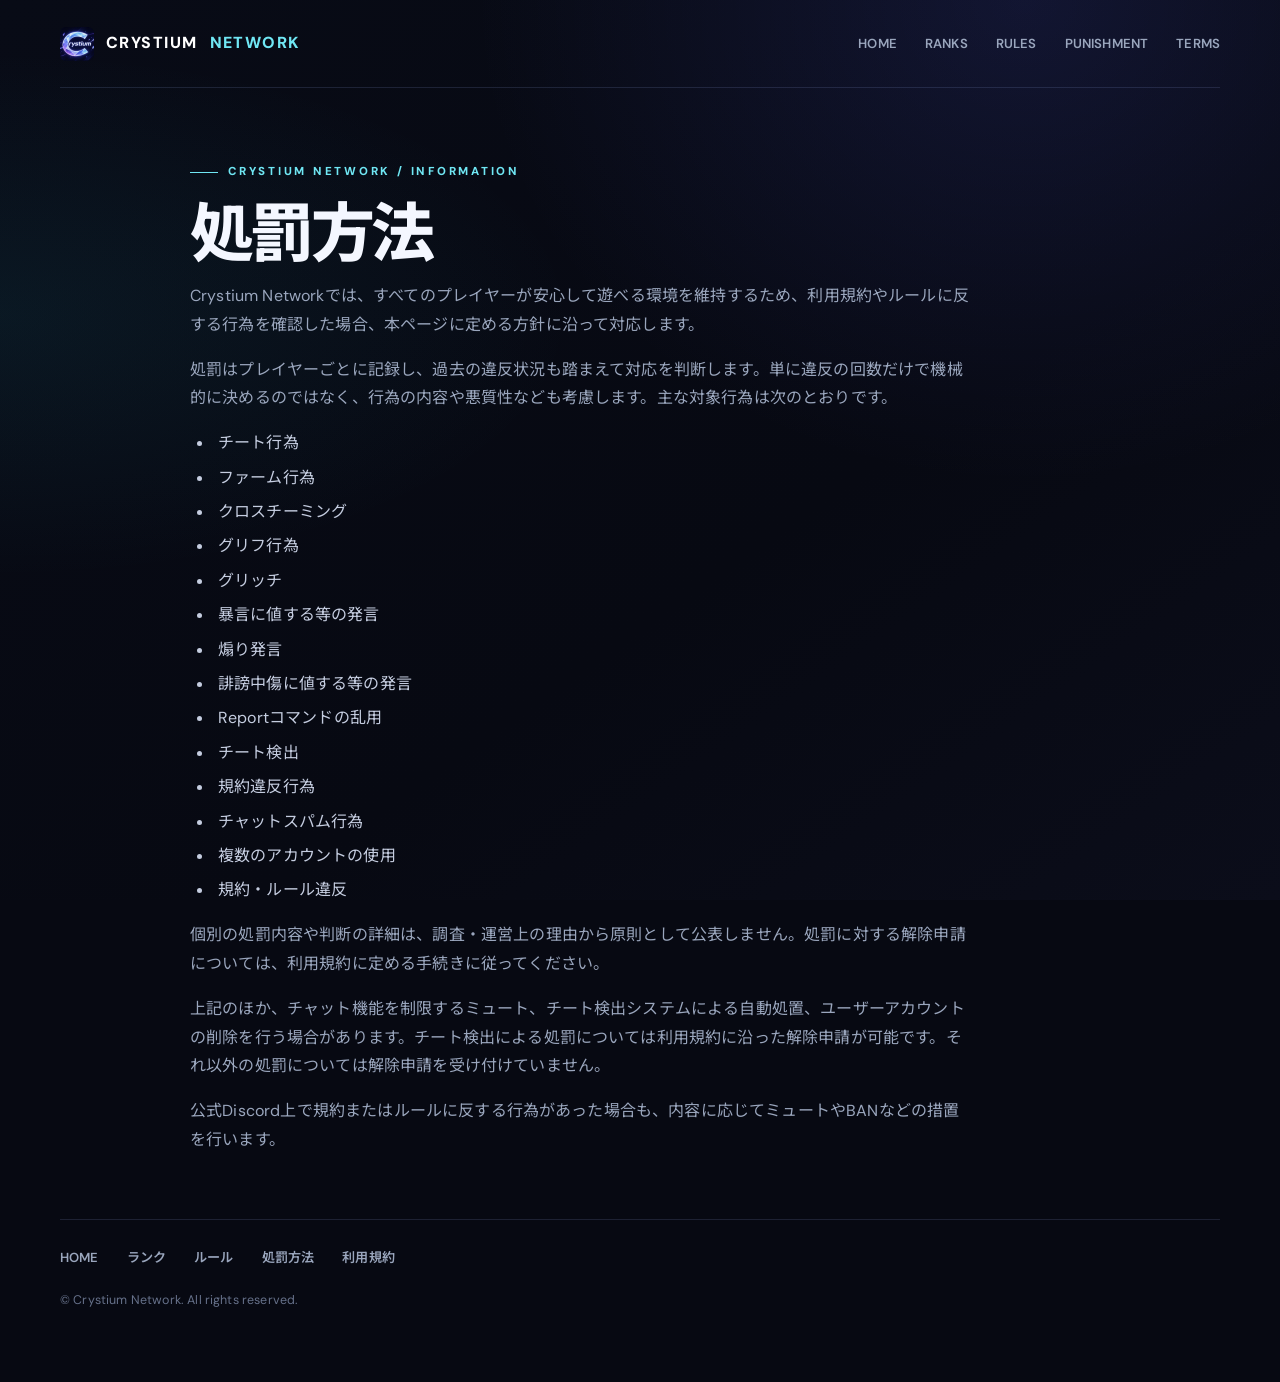
<file: public/mc/punishment.html>
<!DOCTYPE html>
<html lang="ja"><head><meta charset="utf-8"><meta name="viewport" content="width=device-width, initial-scale=1">
<title>処罰方法 | Crystium Network</title><meta name="description" content="Crystium Network の処罰方法について定めています。">
<link rel="icon" href="./favicon.ico" sizes="any"><link rel="icon" type="image/png" sizes="32x32" href="./favicon-32x32.png"><link rel="apple-touch-icon" href="./apple-touch-icon.png"><link rel="stylesheet" href="./style.css"></head>
<body><div class="wrap">
<header class="site-header"><a class="site-name" href="./index.html"><img class="site-icon" src="./images/serverIcon.png" alt="">CRYSTIUM <span style="color:var(--cyan)">NETWORK</span></a><nav aria-label="サイト内メニュー">
<a href="./index.html">HOME</a><a href="./ranks.html">RANKS</a><a href="./rules.html">RULES</a><a href="./punishment.html">PUNISHMENT</a><a href="./terms.html">TERMS</a>
</nav></header>
<main>
<div class="eyebrow">CRYSTIUM NETWORK / INFORMATION</div>


<h1 id="punishment">処罰方法</h1>
<p>Crystium Networkでは、すべてのプレイヤーが安心して遊べる環境を維持するため、利用規約やルールに反する行為を確認した場合、本ページに定める方針に沿って対応します。</p>
<p>処罰はプレイヤーごとに記録し、過去の違反状況も踏まえて対応を判断します。単に違反の回数だけで機械的に決めるのではなく、行為の内容や悪質性なども考慮します。主な対象行為は次のとおりです。</p>
<ul class="dots">
<li>チート行為</li><li>ファーム行為</li><li>クロスチーミング</li><li>グリフ行為</li>
<li>グリッチ</li><li>暴言に値する等の発言</li><li>煽り発言</li><li>誹謗中傷に値する等の発言</li>
<li>Reportコマンドの乱用</li><li>チート検出</li><li>規約違反行為</li><li>チャットスパム行為</li>
<li>複数のアカウントの使用</li><li>規約・ルール違反</li>
</ul>
<p>個別の処罰内容や判断の詳細は、調査・運営上の理由から原則として公表しません。処罰に対する解除申請については、利用規約に定める手続きに従ってください。</p>
<p>上記のほか、チャット機能を制限するミュート、チート検出システムによる自動処置、ユーザーアカウントの削除を行う場合があります。チート検出による処罰については利用規約に沿った解除申請が可能です。それ以外の処罰については解除申請を受け付けていません。</p>
<p>公式Discord上で規約またはルールに反する行為があった場合も、内容に応じてミュートやBANなどの措置を行います。</p>


</main>
<footer class="other"><nav aria-label="関連ページ"><a href="./index.html">HOME</a><a href="./ranks.html">ランク</a><a href="./rules.html">ルール</a><a href="./punishment.html">処罰方法</a><a href="./terms.html">利用規約</a></nav><p class="copyright">© Crystium Network. All rights reserved.</p></footer>
</div></body></html>
</file>
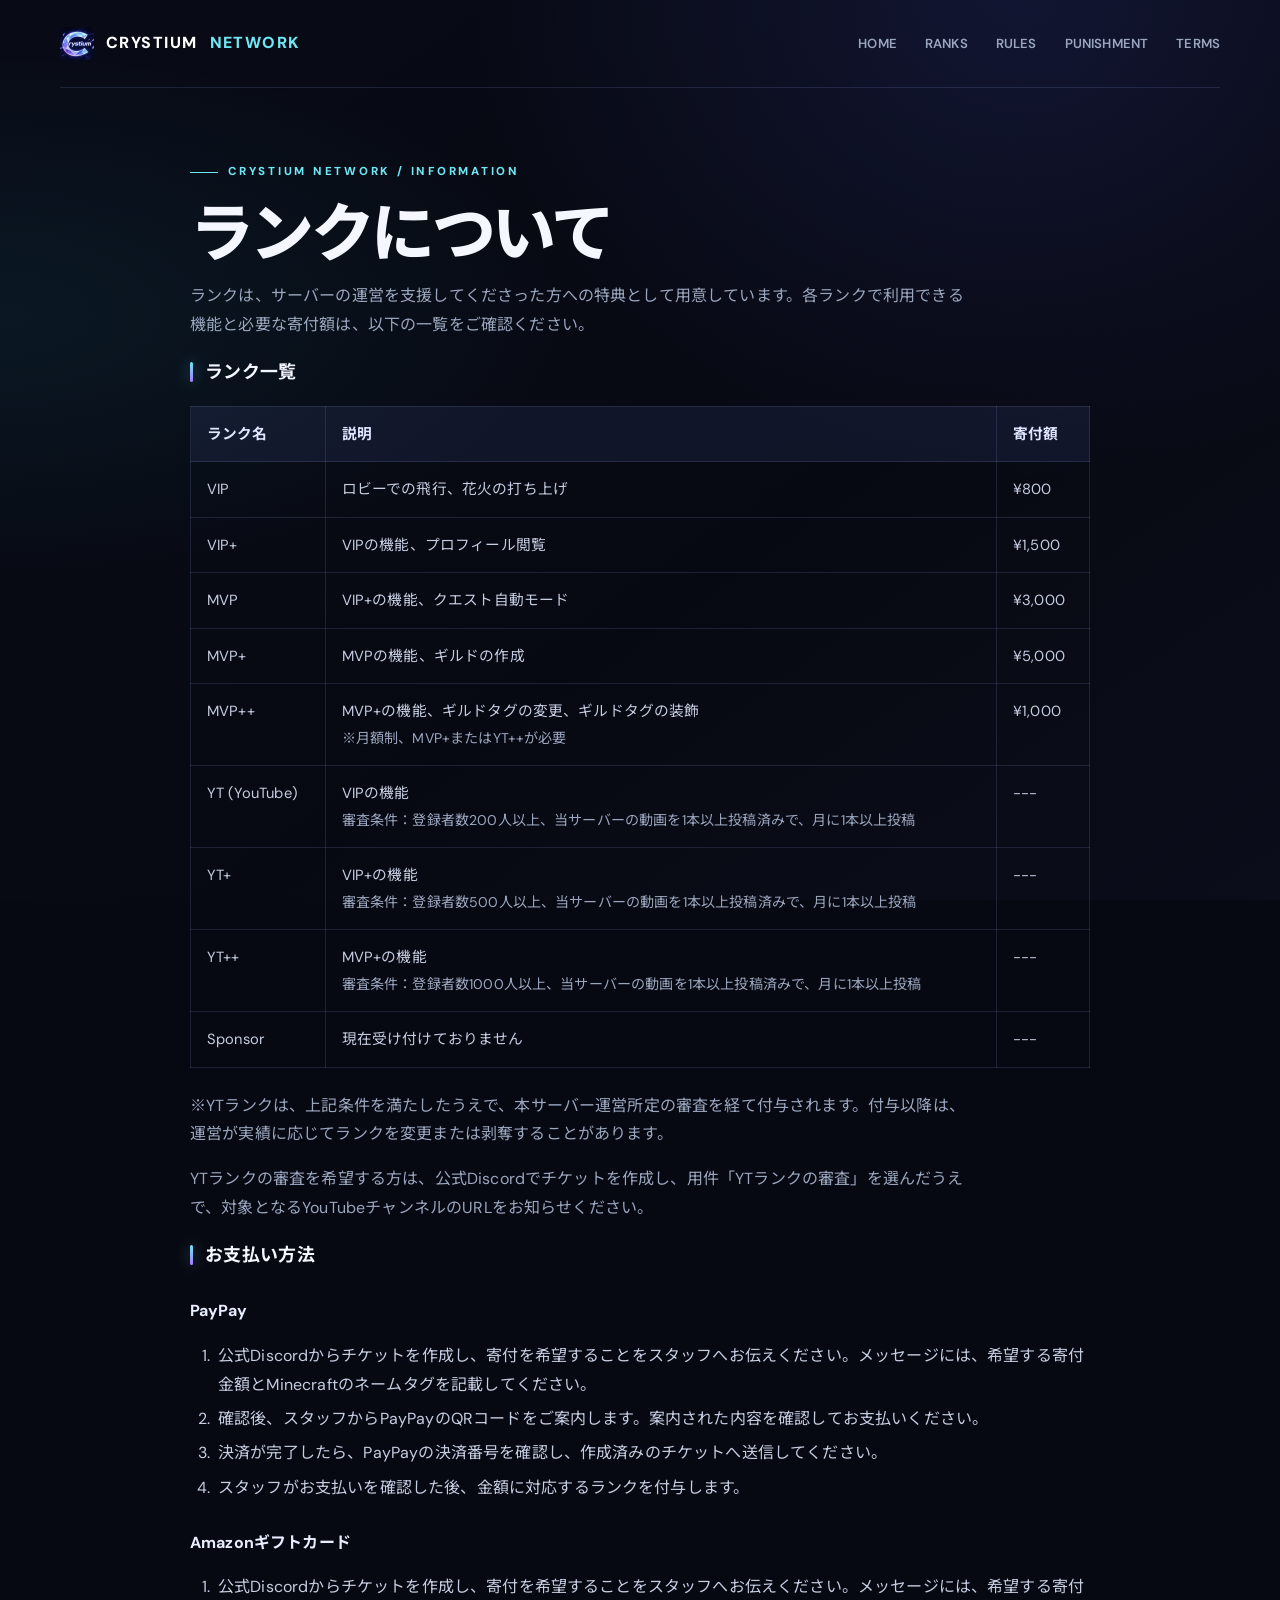
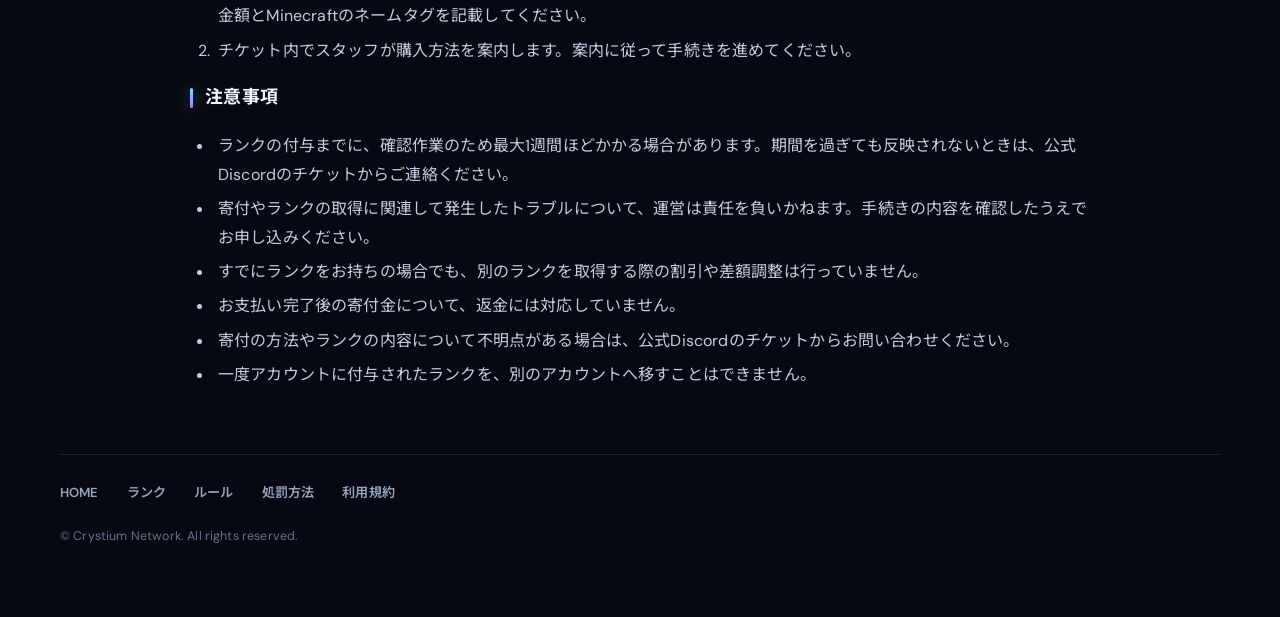
<file: public/mc/ranks.html>
<!DOCTYPE html>
<html lang="ja"><head><meta charset="utf-8"><meta name="viewport" content="width=device-width, initial-scale=1">
<title>ランクについて | Crystium Network</title><meta name="description" content="Crystium Network のランク、寄付額、お支払い方法について案内します。">
<link rel="icon" href="./favicon.ico" sizes="any"><link rel="icon" type="image/png" sizes="32x32" href="./favicon-32x32.png"><link rel="apple-touch-icon" href="./apple-touch-icon.png"><link rel="stylesheet" href="./style.css"></head>
<body><div class="wrap">
<header class="site-header"><a class="site-name" href="./index.html"><img class="site-icon" src="./images/serverIcon.png" alt="">CRYSTIUM <span style="color:var(--cyan)">NETWORK</span></a><nav aria-label="サイト内メニュー">
<a href="./index.html">HOME</a><a href="./ranks.html">RANKS</a><a href="./rules.html">RULES</a><a href="./punishment.html">PUNISHMENT</a><a href="./terms.html">TERMS</a>
</nav></header>
<main>
<div class="eyebrow">CRYSTIUM NETWORK / INFORMATION</div>


<h1 id="ranks">ランクについて</h1>
<p>ランクは、サーバーの運営を支援してくださった方への特典として用意しています。各ランクで利用できる機能と必要な寄付額は、以下の一覧をご確認ください。</p>
<h2>ランク一覧</h2>
<table>
<thead><tr><th>ランク名</th><th>説明</th><th>寄付額</th></tr></thead>
<tbody>
<tr><td>VIP</td><td>ロビーでの飛行、花火の打ち上げ</td><td>¥800</td></tr>
<tr><td>VIP+</td><td>VIPの機能、プロフィール閲覧</td><td>¥1,500</td></tr>
<tr><td>MVP</td><td>VIP+の機能、クエスト自動モード</td><td>¥3,000</td></tr>
<tr><td>MVP+</td><td>MVPの機能、ギルドの作成</td><td>¥5,000</td></tr>
<tr><td>MVP++</td><td>MVP+の機能、ギルドタグの変更、ギルドタグの装飾<br><span class="note">※月額制、MVP+またはYT++が必要</span></td><td>¥1,000</td></tr>
<tr><td>YT (YouTube)</td><td>VIPの機能<br><span class="note">審査条件：登録者数200人以上、当サーバーの動画を1本以上投稿済みで、月に1本以上投稿</span></td><td>---</td></tr>
<tr><td>YT+</td><td>VIP+の機能<br><span class="note">審査条件：登録者数500人以上、当サーバーの動画を1本以上投稿済みで、月に1本以上投稿</span></td><td>---</td></tr>
<tr><td>YT++</td><td>MVP+の機能<br><span class="note">審査条件：登録者数1000人以上、当サーバーの動画を1本以上投稿済みで、月に1本以上投稿</span></td><td>---</td></tr>
<tr><td>Sponsor</td><td>現在受け付けておりません</td><td>---</td></tr>
</tbody></table>
<p>※YTランクは、上記条件を満たしたうえで、本サーバー運営所定の審査を経て付与されます。付与以降は、運営が実績に応じてランクを変更または剥奪することがあります。</p>
<p>YTランクの審査を希望する方は、公式Discordでチケットを作成し、用件「YTランクの審査」を選んだうえで、対象となるYouTubeチャンネルのURLをお知らせください。</p>
<h2>お支払い方法</h2>
<h3>PayPay</h3>
<ol>
<li>公式Discordからチケットを作成し、寄付を希望することをスタッフへお伝えください。メッセージには、希望する寄付金額とMinecraftのネームタグを記載してください。</li>
<li>確認後、スタッフからPayPayのQRコードをご案内します。案内された内容を確認してお支払いください。</li>
<li>決済が完了したら、PayPayの決済番号を確認し、作成済みのチケットへ送信してください。</li>
<li>スタッフがお支払いを確認した後、金額に対応するランクを付与します。</li>
</ol>
<h3>Amazonギフトカード</h3>
<ol>
<li>公式Discordからチケットを作成し、寄付を希望することをスタッフへお伝えください。メッセージには、希望する寄付金額とMinecraftのネームタグを記載してください。</li>
<li>チケット内でスタッフが購入方法を案内します。案内に従って手続きを進めてください。</li>
</ol>
<h2>注意事項</h2>
<ul class="dots">
<li>ランクの付与までに、確認作業のため最大1週間ほどかかる場合があります。期間を過ぎても反映されないときは、公式Discordのチケットからご連絡ください。</li>
<li>寄付やランクの取得に関連して発生したトラブルについて、運営は責任を負いかねます。手続きの内容を確認したうえでお申し込みください。</li>
<li>すでにランクをお持ちの場合でも、別のランクを取得する際の割引や差額調整は行っていません。</li>
<li>お支払い完了後の寄付金について、返金には対応していません。</li>
<li>寄付の方法やランクの内容について不明点がある場合は、公式Discordのチケットからお問い合わせください。</li>
<li>一度アカウントに付与されたランクを、別のアカウントへ移すことはできません。</li>
</ul>


</main>
<footer class="other"><nav aria-label="関連ページ"><a href="./index.html">HOME</a><a href="./ranks.html">ランク</a><a href="./rules.html">ルール</a><a href="./punishment.html">処罰方法</a><a href="./terms.html">利用規約</a></nav><p class="copyright">© Crystium Network. All rights reserved.</p></footer>
</div></body></html>
</file>
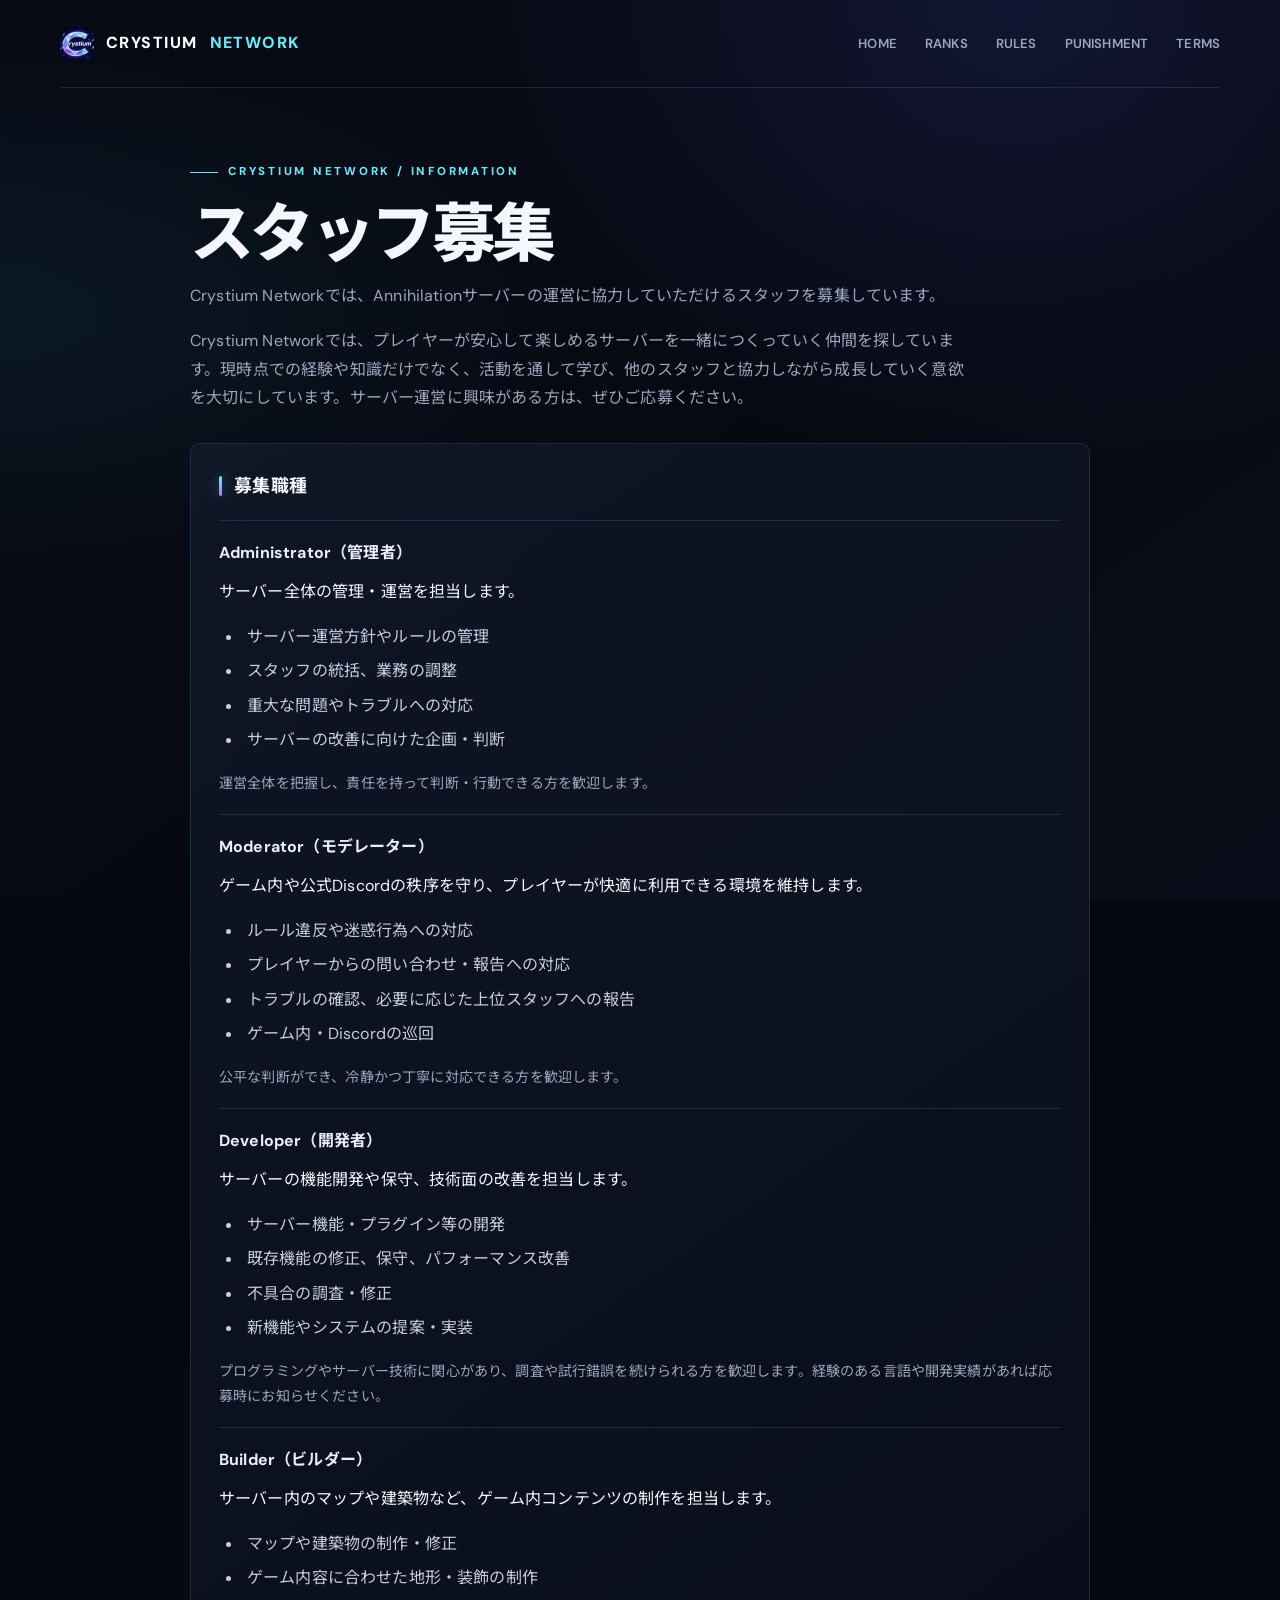
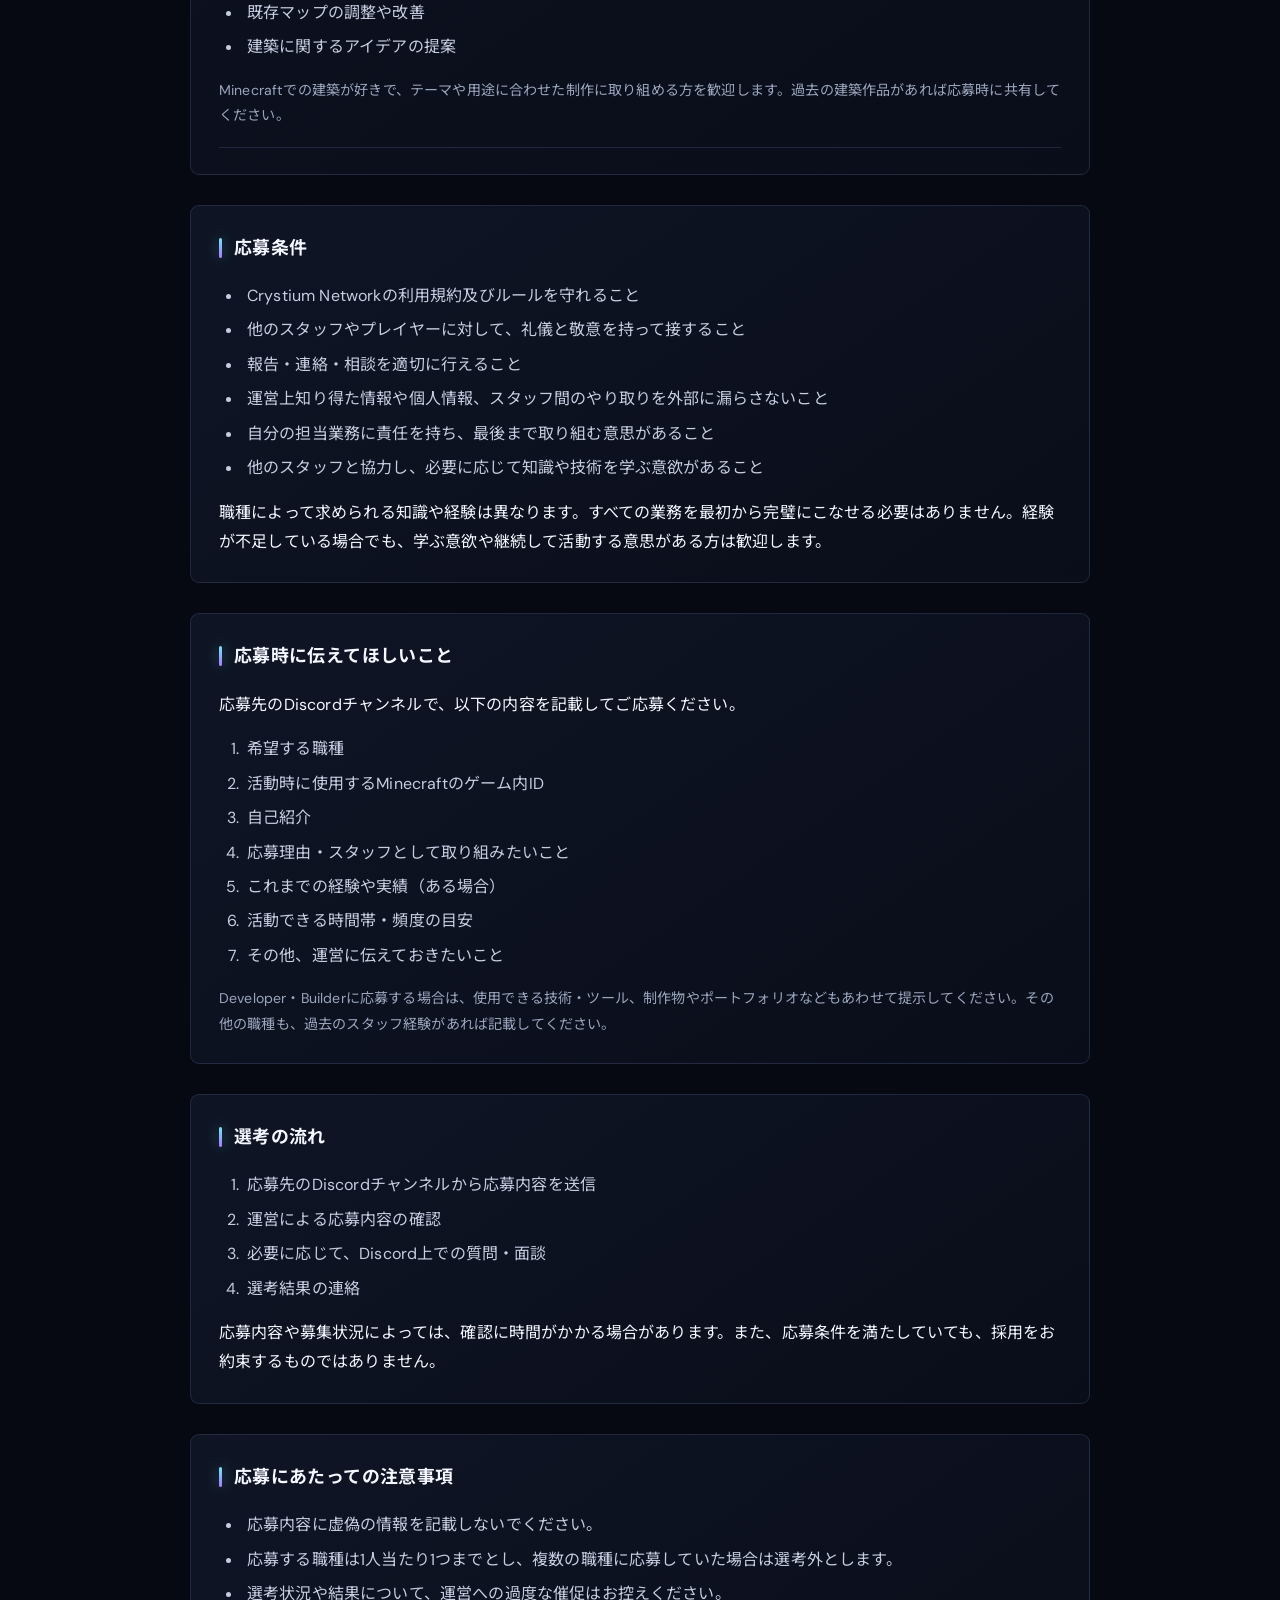
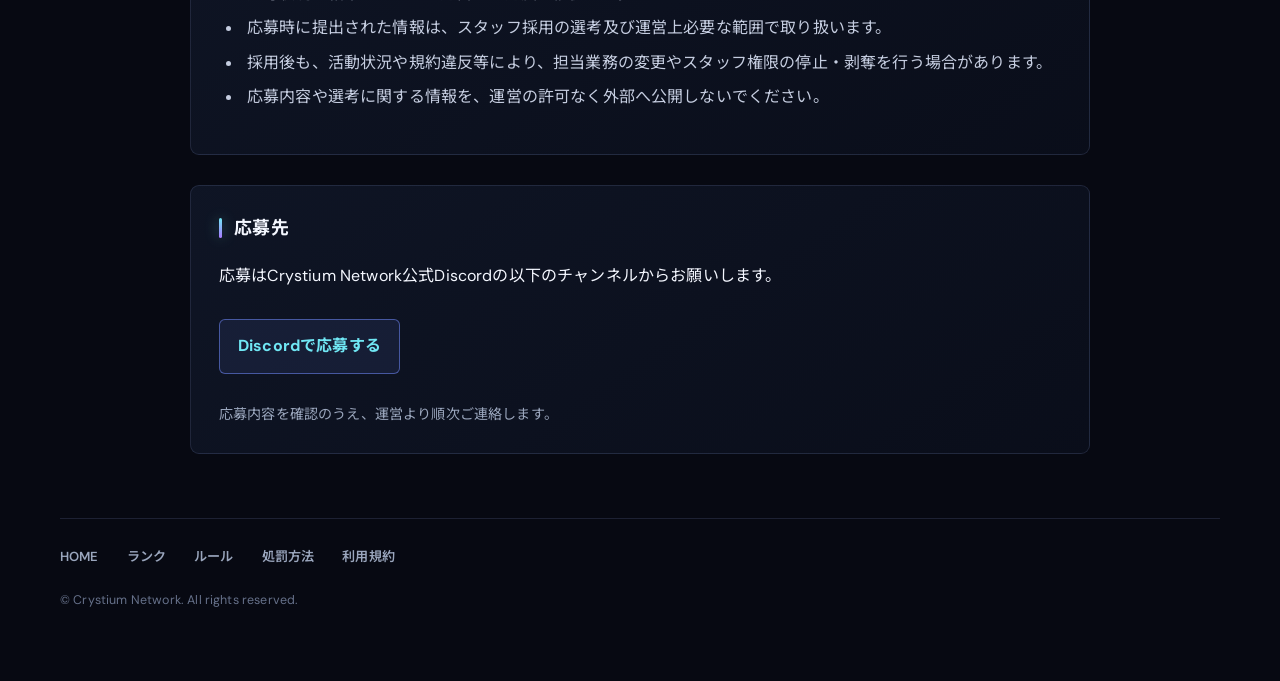
<file: public/mc/recruitment.html>
<!DOCTYPE html>
<html lang="ja"><head><meta charset="utf-8"><meta name="viewport" content="width=device-width, initial-scale=1">
<title>スタッフ募集 | Crystium Network</title><meta name="description" content="Crystium NetworkのAnnihilationサーバー運営スタッフ募集要項です。">
<link rel="icon" href="./favicon.ico" sizes="any"><link rel="icon" type="image/png" sizes="32x32" href="./favicon-32x32.png"><link rel="apple-touch-icon" href="./apple-touch-icon.png"><link rel="stylesheet" href="./style.css"></head>
<body><div class="wrap">
<header class="site-header"><a class="site-name" href="./index.html"><img class="site-icon" src="./images/serverIcon.png" alt="">CRYSTIUM <span style="color:var(--cyan)">NETWORK</span></a><nav aria-label="サイト内メニュー">
<a href="./index.html">HOME</a><a href="./ranks.html">RANKS</a><a href="./rules.html">RULES</a><a href="./punishment.html">PUNISHMENT</a><a href="./terms.html">TERMS</a>
</nav></header>
<main>
<div class="eyebrow">CRYSTIUM NETWORK / INFORMATION</div>

<h1 id="recruitment">スタッフ募集</h1>
<p class="lead">Crystium Networkでは、Annihilationサーバーの運営に協力していただけるスタッフを募集しています。</p>
<p>Crystium Networkでは、プレイヤーが安心して楽しめるサーバーを一緒につくっていく仲間を探しています。現時点での経験や知識だけでなく、活動を通して学び、他のスタッフと協力しながら成長していく意欲を大切にしています。サーバー運営に興味がある方は、ぜひご応募ください。</p>

<section><h2>募集職種</h2>
<div class="role"><h3>Administrator（管理者）</h3><p>サーバー全体の管理・運営を担当します。</p><ul class="dots"><li>サーバー運営方針やルールの管理</li><li>スタッフの統括、業務の調整</li><li>重大な問題やトラブルへの対応</li><li>サーバーの改善に向けた企画・判断</li></ul><p class="note">運営全体を把握し、責任を持って判断・行動できる方を歓迎します。</p></div>
<div class="role"><h3>Moderator（モデレーター）</h3><p>ゲーム内や公式Discordの秩序を守り、プレイヤーが快適に利用できる環境を維持します。</p><ul class="dots"><li>ルール違反や迷惑行為への対応</li><li>プレイヤーからの問い合わせ・報告への対応</li><li>トラブルの確認、必要に応じた上位スタッフへの報告</li><li>ゲーム内・Discordの巡回</li></ul><p class="note">公平な判断ができ、冷静かつ丁寧に対応できる方を歓迎します。</p></div>
<div class="role"><h3>Developer（開発者）</h3><p>サーバーの機能開発や保守、技術面の改善を担当します。</p><ul class="dots"><li>サーバー機能・プラグイン等の開発</li><li>既存機能の修正、保守、パフォーマンス改善</li><li>不具合の調査・修正</li><li>新機能やシステムの提案・実装</li></ul><p class="note">プログラミングやサーバー技術に関心があり、調査や試行錯誤を続けられる方を歓迎します。経験のある言語や開発実績があれば応募時にお知らせください。</p></div>
<div class="role"><h3>Builder（ビルダー）</h3><p>サーバー内のマップや建築物など、ゲーム内コンテンツの制作を担当します。</p><ul class="dots"><li>マップや建築物の制作・修正</li><li>ゲーム内容に合わせた地形・装飾の制作</li><li>既存マップの調整や改善</li><li>建築に関するアイデアの提案</li></ul><p class="note">Minecraftでの建築が好きで、テーマや用途に合わせた制作に取り組める方を歓迎します。過去の建築作品があれば応募時に共有してください。</p></div>
</section>

<section><h2>応募条件</h2><ul class="dots">
<li>Crystium Networkの利用規約及びルールを守れること</li>
<li>他のスタッフやプレイヤーに対して、礼儀と敬意を持って接すること</li>
<li>報告・連絡・相談を適切に行えること</li>
<li>運営上知り得た情報や個人情報、スタッフ間のやり取りを外部に漏らさないこと</li>
<li>自分の担当業務に責任を持ち、最後まで取り組む意思があること</li>
<li>他のスタッフと協力し、必要に応じて知識や技術を学ぶ意欲があること</li>
</ul><p>職種によって求められる知識や経験は異なります。すべての業務を最初から完璧にこなせる必要はありません。経験が不足している場合でも、学ぶ意欲や継続して活動する意思がある方は歓迎します。</p></section>

<section><h2>応募時に伝えてほしいこと</h2><p>応募先のDiscordチャンネルで、以下の内容を記載してご応募ください。</p><ol>
<li>希望する職種</li><li>活動時に使用するMinecraftのゲーム内ID</li><li>自己紹介</li><li>応募理由・スタッフとして取り組みたいこと</li><li>これまでの経験や実績（ある場合）</li><li>活動できる時間帯・頻度の目安</li><li>その他、運営に伝えておきたいこと</li>
</ol><p class="note">Developer・Builderに応募する場合は、使用できる技術・ツール、制作物やポートフォリオなどもあわせて提示してください。その他の職種も、過去のスタッフ経験があれば記載してください。</p></section>

<section><h2>選考の流れ</h2><ol><li>応募先のDiscordチャンネルから応募内容を送信</li><li>運営による応募内容の確認</li><li>必要に応じて、Discord上での質問・面談</li><li>選考結果の連絡</li></ol><p>応募内容や募集状況によっては、確認に時間がかかる場合があります。また、応募条件を満たしていても、採用をお約束するものではありません。</p></section>

<section><h2>応募にあたっての注意事項</h2><ul class="dots">
<li>応募内容に虚偽の情報を記載しないでください。</li>
<li>応募する職種は1人当たり1つまでとし、複数の職種に応募していた場合は選考外とします。</li>
<li>選考状況や結果について、運営への過度な催促はお控えください。</li>
<li>応募時に提出された情報は、スタッフ採用の選考及び運営上必要な範囲で取り扱います。</li>
<li>採用後も、活動状況や規約違反等により、担当業務の変更やスタッフ権限の停止・剥奪を行う場合があります。</li>
<li>応募内容や選考に関する情報を、運営の許可なく外部へ公開しないでください。</li>
</ul></section>

<section><h2>応募先</h2><p>応募はCrystium Network公式Discordの以下のチャンネルからお願いします。</p>
<p><a class="apply" href="https://discord.com/channels/1567128375372283946/1567133448701739058" target="_blank" rel="noopener noreferrer">Discordで応募する</a></p>
<p class="note">応募内容を確認のうえ、運営より順次ご連絡します。</p></section>

</main>
<footer class="other"><nav aria-label="関連ページ"><a href="./index.html">HOME</a><a href="./ranks.html">ランク</a><a href="./rules.html">ルール</a><a href="./punishment.html">処罰方法</a><a href="./terms.html">利用規約</a></nav><p class="copyright">© Crystium Network. All rights reserved.</p></footer>
</div></body></html>
</file>
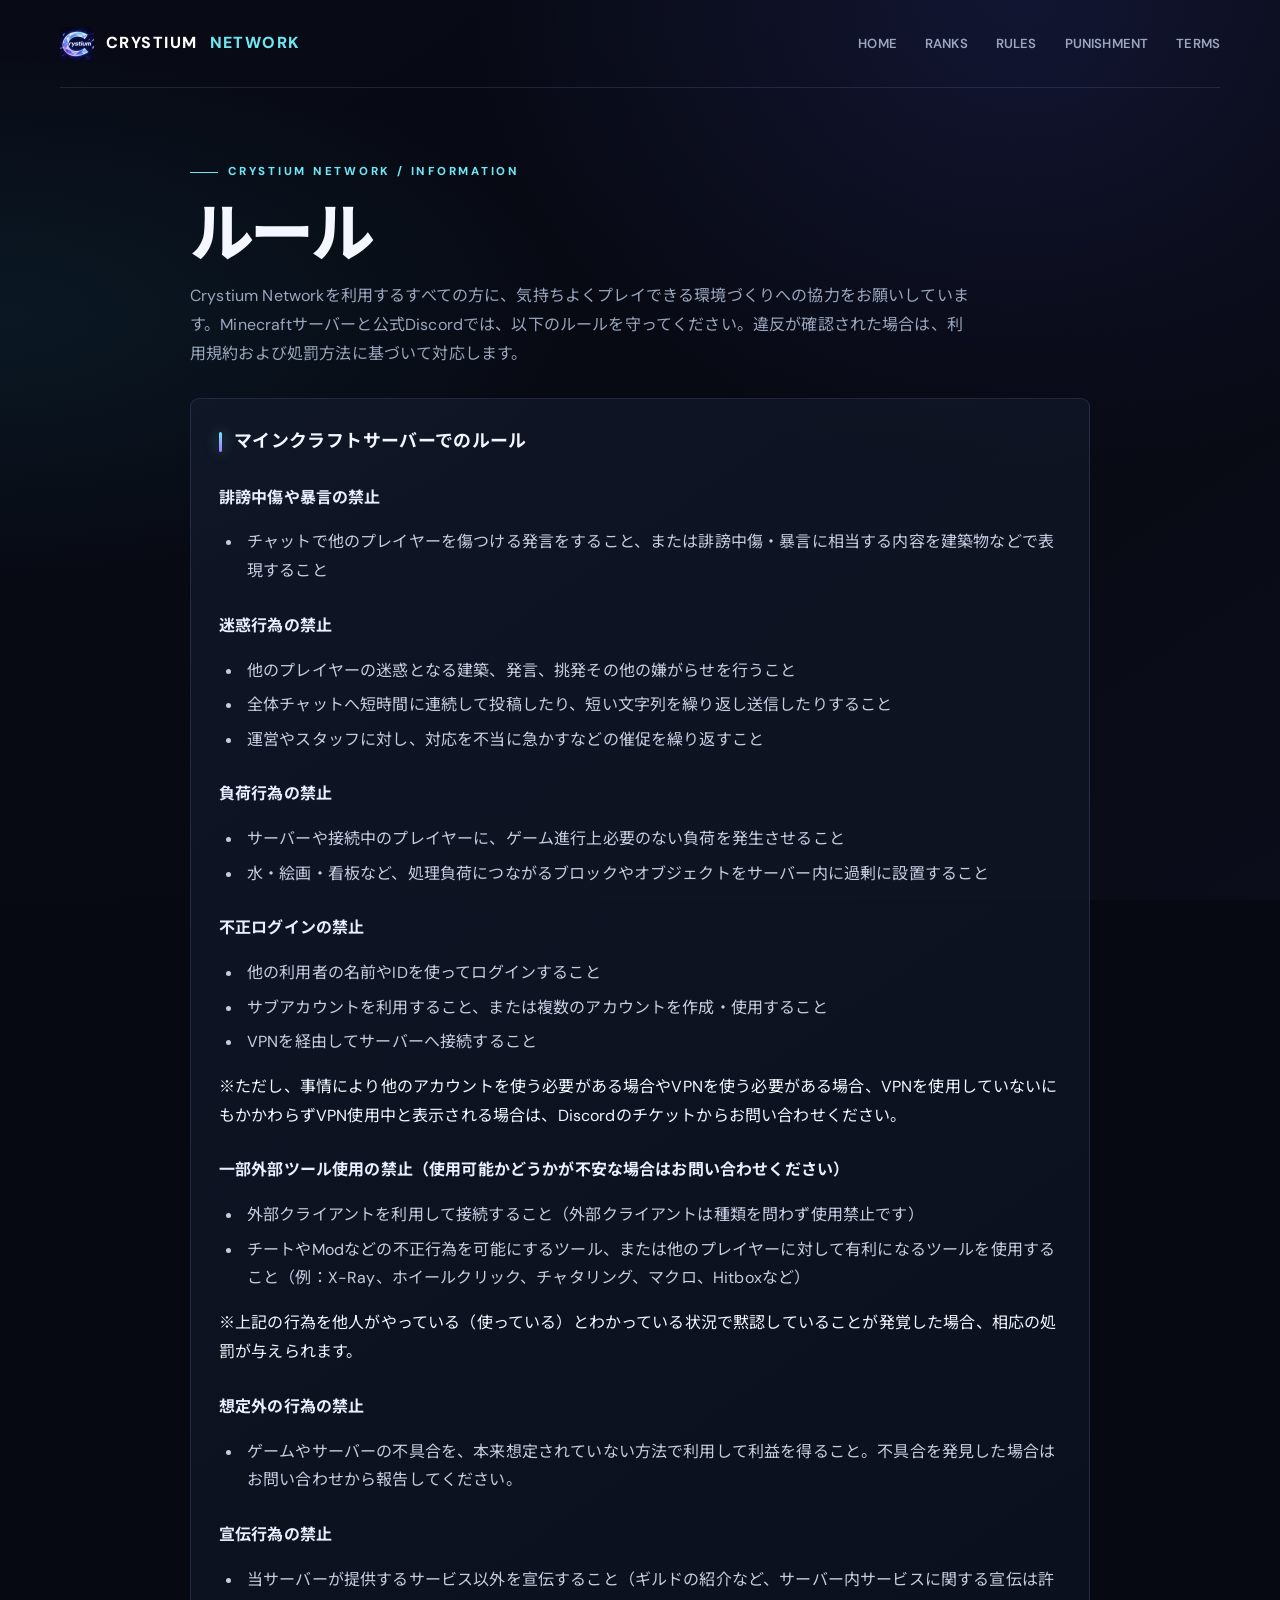
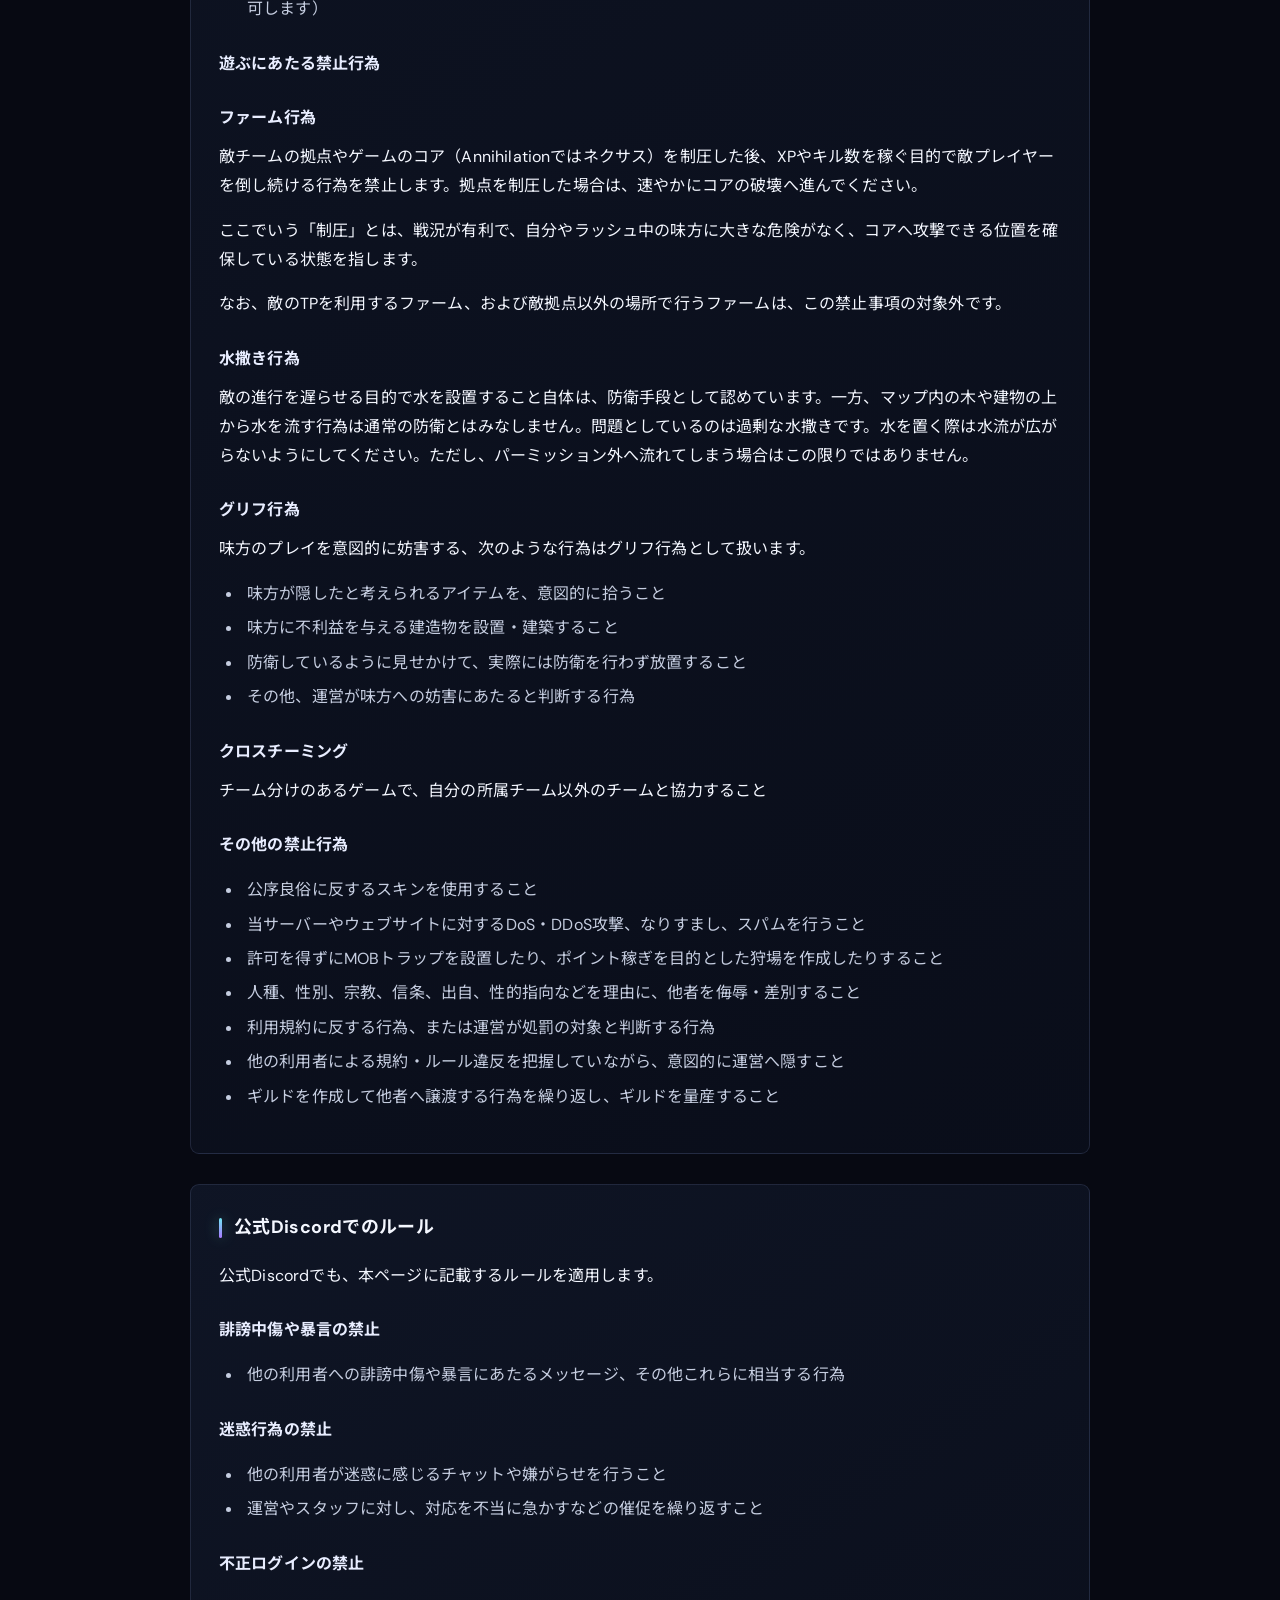
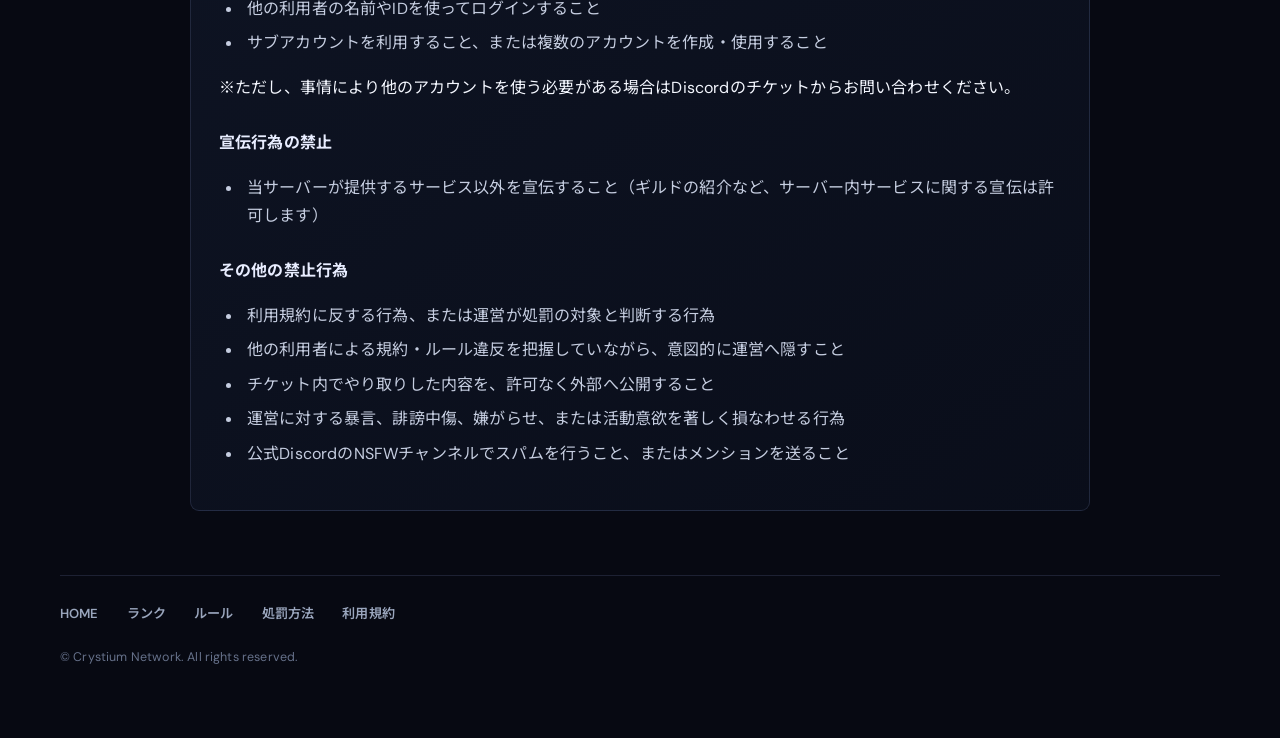
<file: public/mc/rules.html>
<!DOCTYPE html>
<html lang="ja"><head><meta charset="utf-8"><meta name="viewport" content="width=device-width, initial-scale=1">
<title>ルール | Crystium Network</title><meta name="description" content="Crystium Network のMinecraftサーバー及び公式Discordの利用ルールです。">
<link rel="icon" href="./favicon.ico" sizes="any"><link rel="icon" type="image/png" sizes="32x32" href="./favicon-32x32.png"><link rel="apple-touch-icon" href="./apple-touch-icon.png"><link rel="stylesheet" href="./style.css"></head>
<body><div class="wrap">
<header class="site-header"><a class="site-name" href="./index.html"><img class="site-icon" src="./images/serverIcon.png" alt="">CRYSTIUM <span style="color:var(--cyan)">NETWORK</span></a><nav aria-label="サイト内メニュー">
<a href="./index.html">HOME</a><a href="./ranks.html">RANKS</a><a href="./rules.html">RULES</a><a href="./punishment.html">PUNISHMENT</a><a href="./terms.html">TERMS</a>
</nav></header>
<main>
<div class="eyebrow">CRYSTIUM NETWORK / INFORMATION</div>


<h1 id="rules">ルール</h1>
<p>Crystium Networkを利用するすべての方に、気持ちよくプレイできる環境づくりへの協力をお願いしています。Minecraftサーバーと公式Discordでは、以下のルールを守ってください。違反が確認された場合は、利用規約および処罰方法に基づいて対応します。</p>
<section><h2>マインクラフトサーバーでのルール</h2>
<h3>誹謗中傷や暴言の禁止</h3><ul class="dots"><li>チャットで他のプレイヤーを傷つける発言をすること、または誹謗中傷・暴言に相当する内容を建築物などで表現すること</li></ul>
<h3>迷惑行為の禁止</h3><ul class="dots">
<li>他のプレイヤーの迷惑となる建築、発言、挑発その他の嫌がらせを行うこと</li>
<li>全体チャットへ短時間に連続して投稿したり、短い文字列を繰り返し送信したりすること</li>
<li>運営やスタッフに対し、対応を不当に急かすなどの催促を繰り返すこと</li></ul>
<h3>負荷行為の禁止</h3><ul class="dots">
<li>サーバーや接続中のプレイヤーに、ゲーム進行上必要のない負荷を発生させること</li>
<li>水・絵画・看板など、処理負荷につながるブロックやオブジェクトをサーバー内に過剰に設置すること</li></ul>
<h3>不正ログインの禁止</h3><ul class="dots">
<li>他の利用者の名前やIDを使ってログインすること</li><li>サブアカウントを利用すること、または複数のアカウントを作成・使用すること</li><li>VPNを経由してサーバーへ接続すること</li></ul>
<p>※ただし、事情により他のアカウントを使う必要がある場合やVPNを使う必要がある場合、VPNを使用していないにもかかわらずVPN使用中と表示される場合は、Discordのチケットからお問い合わせください。</p>
<h3>一部外部ツール使用の禁止（使用可能かどうかが不安な場合はお問い合わせください）</h3><ul class="dots">
<li>外部クライアントを利用して接続すること（外部クライアントは種類を問わず使用禁止です）</li>
<li>チートやModなどの不正行為を可能にするツール、または他のプレイヤーに対して有利になるツールを使用すること（例：X-Ray、ホイールクリック、チャタリング、マクロ、Hitboxなど）</li></ul>
<p>※上記の行為を他人がやっている（使っている）とわかっている状況で黙認していることが発覚した場合、相応の処罰が与えられます。</p>
<h3>想定外の行為の禁止</h3><ul class="dots"><li>ゲームやサーバーの不具合を、本来想定されていない方法で利用して利益を得ること。不具合を発見した場合はお問い合わせから報告してください。</li></ul>
<h3>宣伝行為の禁止</h3><ul class="dots"><li>当サーバーが提供するサービス以外を宣伝すること（ギルドの紹介など、サーバー内サービスに関する宣伝は許可します）</li></ul>
<h3>遊ぶにあたる禁止行為</h3>
<h3>ファーム行為</h3>
<p>敵チームの拠点やゲームのコア（Annihilationではネクサス）を制圧した後、XPやキル数を稼ぐ目的で敵プレイヤーを倒し続ける行為を禁止します。拠点を制圧した場合は、速やかにコアの破壊へ進んでください。</p>
<p>ここでいう「制圧」とは、戦況が有利で、自分やラッシュ中の味方に大きな危険がなく、コアへ攻撃できる位置を確保している状態を指します。</p>
<p>なお、敵のTPを利用するファーム、および敵拠点以外の場所で行うファームは、この禁止事項の対象外です。</p>
<h3>水撒き行為</h3>
<p>敵の進行を遅らせる目的で水を設置すること自体は、防衛手段として認めています。一方、マップ内の木や建物の上から水を流す行為は通常の防衛とはみなしません。問題としているのは過剰な水撒きです。水を置く際は水流が広がらないようにしてください。ただし、パーミッション外へ流れてしまう場合はこの限りではありません。</p>
<h3>グリフ行為</h3>
<p>味方のプレイを意図的に妨害する、次のような行為はグリフ行為として扱います。</p><ul class="dots">
<li>味方が隠したと考えられるアイテムを、意図的に拾うこと</li><li>味方に不利益を与える建造物を設置・建築すること</li><li>防衛しているように見せかけて、実際には防衛を行わず放置すること</li><li>その他、運営が味方への妨害にあたると判断する行為</li></ul>
<h3>クロスチーミング</h3><p>チーム分けのあるゲームで、自分の所属チーム以外のチームと協力すること</p>
<h3>その他の禁止行為</h3><ul class="dots">
<li>公序良俗に反するスキンを使用すること</li>
<li>当サーバーやウェブサイトに対するDoS・DDoS攻撃、なりすまし、スパムを行うこと</li>
<li>許可を得ずにMOBトラップを設置したり、ポイント稼ぎを目的とした狩場を作成したりすること</li>
<li>人種、性別、宗教、信条、出自、性的指向などを理由に、他者を侮辱・差別すること</li>
<li>利用規約に反する行為、または運営が処罰の対象と判断する行為</li>
<li>他の利用者による規約・ルール違反を把握していながら、意図的に運営へ隠すこと</li>
<li>ギルドを作成して他者へ譲渡する行為を繰り返し、ギルドを量産すること</li></ul>
</section>
<section><h2>公式Discordでのルール</h2>
<p>公式Discordでも、本ページに記載するルールを適用します。</p>
<h3>誹謗中傷や暴言の禁止</h3><ul class="dots"><li>他の利用者への誹謗中傷や暴言にあたるメッセージ、その他これらに相当する行為</li></ul>
<h3>迷惑行為の禁止</h3><ul class="dots"><li>他の利用者が迷惑に感じるチャットや嫌がらせを行うこと</li><li>運営やスタッフに対し、対応を不当に急かすなどの催促を繰り返すこと</li></ul>
<h3>不正ログインの禁止</h3><ul class="dots"><li>他の利用者の名前やIDを使ってログインすること</li><li>サブアカウントを利用すること、または複数のアカウントを作成・使用すること</li></ul>
<p>※ただし、事情により他のアカウントを使う必要がある場合はDiscordのチケットからお問い合わせください。</p>
<h3>宣伝行為の禁止</h3><ul class="dots"><li>当サーバーが提供するサービス以外を宣伝すること（ギルドの紹介など、サーバー内サービスに関する宣伝は許可します）</li></ul>
<h3>その他の禁止行為</h3><ul class="dots">
<li>利用規約に反する行為、または運営が処罰の対象と判断する行為</li>
<li>他の利用者による規約・ルール違反を把握していながら、意図的に運営へ隠すこと</li>
<li>チケット内でやり取りした内容を、許可なく外部へ公開すること</li>
<li>運営に対する暴言、誹謗中傷、嫌がらせ、または活動意欲を著しく損なわせる行為</li>
<li>公式DiscordのNSFWチャンネルでスパムを行うこと、またはメンションを送ること</li></ul>
</section>


</main>
<footer class="other"><nav aria-label="関連ページ"><a href="./index.html">HOME</a><a href="./ranks.html">ランク</a><a href="./rules.html">ルール</a><a href="./punishment.html">処罰方法</a><a href="./terms.html">利用規約</a></nav><p class="copyright">© Crystium Network. All rights reserved.</p></footer>
</div></body></html>
</file>
<file: public/mc/style.css>
@import url('https://fonts.googleapis.com/css2?family=DM+Sans:wght@400;500;600;700;800&family=Noto+Sans+JP:wght@400;500;600;700;800&display=swap');
:root{--bg:#070912;--surface:#0e1220;--surface2:#121a2b;--text:#f4f7ff;--muted:#9aa6bd;--line:rgba(164,185,255,.14);--cyan:#70e7f4;--blue:#718cff;--violet:#a879ff;--glow:0 0 70px rgba(103,120,255,.18)}
*{box-sizing:border-box}html{scroll-behavior:smooth;scroll-padding-top:100px}body{margin:0;background:var(--bg);color:var(--text);font-family:'DM Sans','Noto Sans JP',sans-serif;line-height:1.8;letter-spacing:.01em}body:before{content:"";position:fixed;inset:0;z-index:-1;pointer-events:none;background:radial-gradient(ellipse at 80% 0%,rgba(91,101,255,.13),transparent 38%),radial-gradient(ellipse at 0% 35%,rgba(44,205,225,.07),transparent 32%),linear-gradient(145deg,#080b16,#070912 60%,#0b0d1a)}
a{color:var(--cyan);text-decoration:none;transition:.2s}a:hover{color:#fff}a:focus-visible{outline:2px solid var(--cyan);outline-offset:4px}
.wrap{width:min(1160px,calc(100% - 48px));margin:auto;padding:0 0 70px}
.site-header{height:88px;display:flex;align-items:center;justify-content:space-between;gap:24px;border-bottom:1px solid var(--line);position:relative;z-index:5}
.site-name{display:flex;align-items:center;gap:12px;color:#fff;text-decoration:none;font-weight:800;letter-spacing:.09em;font-size:1rem}
.site-icon{width:34px;height:34px;display:block;object-fit:contain;border-radius:6px;flex:0 0 auto}
nav{display:flex;align-items:center;flex-wrap:wrap;gap:8px 28px}nav a{font-size:.82rem;font-weight:600;color:var(--muted);text-decoration:none}nav a:hover,nav a[aria-current=page]{color:#fff}
.hero{padding:100px 0 64px;text-align:left;position:relative}.eyebrow{display:inline-flex;align-items:center;gap:10px;color:var(--cyan);font-size:.72rem;font-weight:800;letter-spacing:.24em;text-transform:uppercase}.eyebrow:before{content:"";width:28px;height:1px;background:var(--cyan)}
h1{font-size:clamp(2.7rem,7vw,6.3rem);line-height:1.05;letter-spacing:-.055em;margin:22px 0 18px;font-weight:800}.hero h1{max-width:900px}.hero h1 span{background:linear-gradient(100deg,#fff 15%,#9ceefa 52%,#9c8bff 90%);color:transparent;background-clip:text}.hero-copy{max-width:650px;color:var(--muted);font-size:1.05rem}.hero-actions{display:flex;gap:12px;flex-wrap:wrap;margin-top:32px}
.button{display:inline-flex;align-items:center;justify-content:center;padding:13px 22px;border-radius:6px;font-weight:700;font-size:.85rem;border:1px solid var(--line);color:#fff;background:rgba(255,255,255,.04)}.button.primary{background:linear-gradient(105deg,#647dff,#8c70ff);border-color:transparent;box-shadow:0 8px 32px #647dff35}.button:hover{transform:translateY(-2px);color:#fff;filter:brightness(1.12)}
.server-shot{margin:52px 0 0;position:relative;overflow:hidden;aspect-ratio:16/7;border:1px solid rgba(139,164,255,.3);border-radius:12px;background:#11182b;box-shadow:var(--glow)}.server-shot:after{content:"";position:absolute;inset:0;background:linear-gradient(90deg,rgba(7,9,18,.25),transparent 60%),linear-gradient(0deg,rgba(7,9,18,.4),transparent 45%);pointer-events:none}.server-shot img{width:100%;height:100%;object-fit:cover;display:block}
.content-grid{display:grid;grid-template-columns:minmax(0,1.45fr) minmax(280px,.75fr);gap:22px;align-items:start}.panel{min-width:0;padding:28px;border:1px solid var(--line);border-radius:10px;background:linear-gradient(145deg,rgba(19,26,44,.92),rgba(12,16,29,.92));box-shadow:0 18px 50px #0002}.panel+.panel{margin-top:22px}
h2{font-size:1.12rem;letter-spacing:.02em;margin:0 0 18px;display:flex;align-items:center;gap:12px}h2:before{content:"";width:3px;height:20px;border-radius:3px;background:linear-gradient(var(--cyan),var(--violet));box-shadow:0 0 14px #70e7f477}
h3{font-size:1rem;margin:26px 0 10px;color:#e8edff}p{margin:0 0 1rem}p:last-child{margin-bottom:0}.note,.enacted{color:var(--muted);font-size:.88rem}
.staff-grid{display:grid;grid-template-columns:repeat(2,minmax(0,1fr));gap:10px}.staff-card{display:flex;align-items:center;gap:13px;padding:13px;border:1px solid var(--line);border-radius:8px;background:#ffffff05}.staff-avatar{width:46px;height:46px;border-radius:50%;object-fit:cover;border:1px solid #879bff55}.staff-info{min-width:0}.staff-role{display:block;color:var(--cyan);font-size:.68rem;font-weight:800;letter-spacing:.1em;text-transform:uppercase}.staff-name{display:block;font-weight:700;overflow-wrap:anywhere}.debugger-list{display:grid;grid-template-columns:repeat(3,minmax(0,1fr));gap:8px;margin:0;padding:0;list-style:none}.debugger-list li{padding:9px 12px;border:1px solid var(--line);border-radius:6px;background:#ffffff04;font-size:.83rem;font-weight:600;overflow-wrap:anywhere}
.discord-frame{width:100%;min-height:350px;border:1px solid var(--line);border-radius:8px;background:var(--surface)}.discord-placeholder{display:grid;place-items:center;min-height:180px;padding:1rem;border:1px dashed var(--line);border-radius:8px;color:var(--muted);text-align:center}
.other{margin-top:64px;padding-top:26px;border-top:1px solid var(--line)}footer .copyright{margin-top:20px;color:#66718a;font-size:.78rem}
main:not(:has(.hero)){padding-top:66px;max-width:900px;margin:auto}main:not(:has(.hero))>h1{font-size:clamp(2.3rem,5vw,4rem);margin:18px 0 14px}main:not(:has(.hero))>p{color:var(--muted);max-width:780px}
main:not(:has(.hero)) section{margin-top:30px;padding:26px 28px;border:1px solid var(--line);border-radius:9px;background:linear-gradient(145deg,rgba(19,26,44,.72),rgba(12,16,29,.72))}
main:not(:has(.hero)) section h2{margin-bottom:18px}
main:not(:has(.hero)) ul,main:not(:has(.hero)) ol{padding-left:1.5em}main:not(:has(.hero)) li{padding-left:4px;margin:.35em 0;color:#c5cde0}
main:not(:has(.hero)) .role{padding:18px 0;border-bottom:1px solid var(--line)}main:not(:has(.hero)) .role:first-of-type{border-top:1px solid var(--line)}main:not(:has(.hero)) .role h3{margin-top:0}
table{width:100%;border-collapse:collapse;margin:18px 0 24px;font-size:.92rem}th,td{padding:14px 16px;border:1px solid var(--line);text-align:left;vertical-align:top}th{background:#718cff18;color:#dfe6ff;font-weight:700}td{color:#c5cde0}
.apply{display:inline-flex;margin:12px 0;padding:12px 18px;border:1px solid #718cff88;border-radius:6px;background:#718cff18;font-weight:700}
@media(max-width:800px){.wrap{width:min(100% - 32px,680px)}.site-header{height:auto;min-height:76px;padding:18px 0;align-items:flex-start;flex-direction:column;gap:14px}nav{gap:8px 18px}.hero{padding:72px 0 42px}.content-grid{grid-template-columns:1fr}.server-shot{aspect-ratio:16/9}.debugger-list{grid-template-columns:repeat(2,minmax(0,1fr))}}
@media(max-width:520px){.wrap{width:calc(100% - 28px)}.hero{padding-top:54px}h1{font-size:2.65rem}.panel{padding:20px}.staff-grid{grid-template-columns:1fr}.debugger-list{grid-template-columns:1fr 1fr}main:not(:has(.hero)){padding-top:42px}main:not(:has(.hero)) section{padding:20px 17px}table{display:block;overflow-x:auto;white-space:nowrap;font-size:.82rem}th,td{padding:10px 12px}}
</file>
